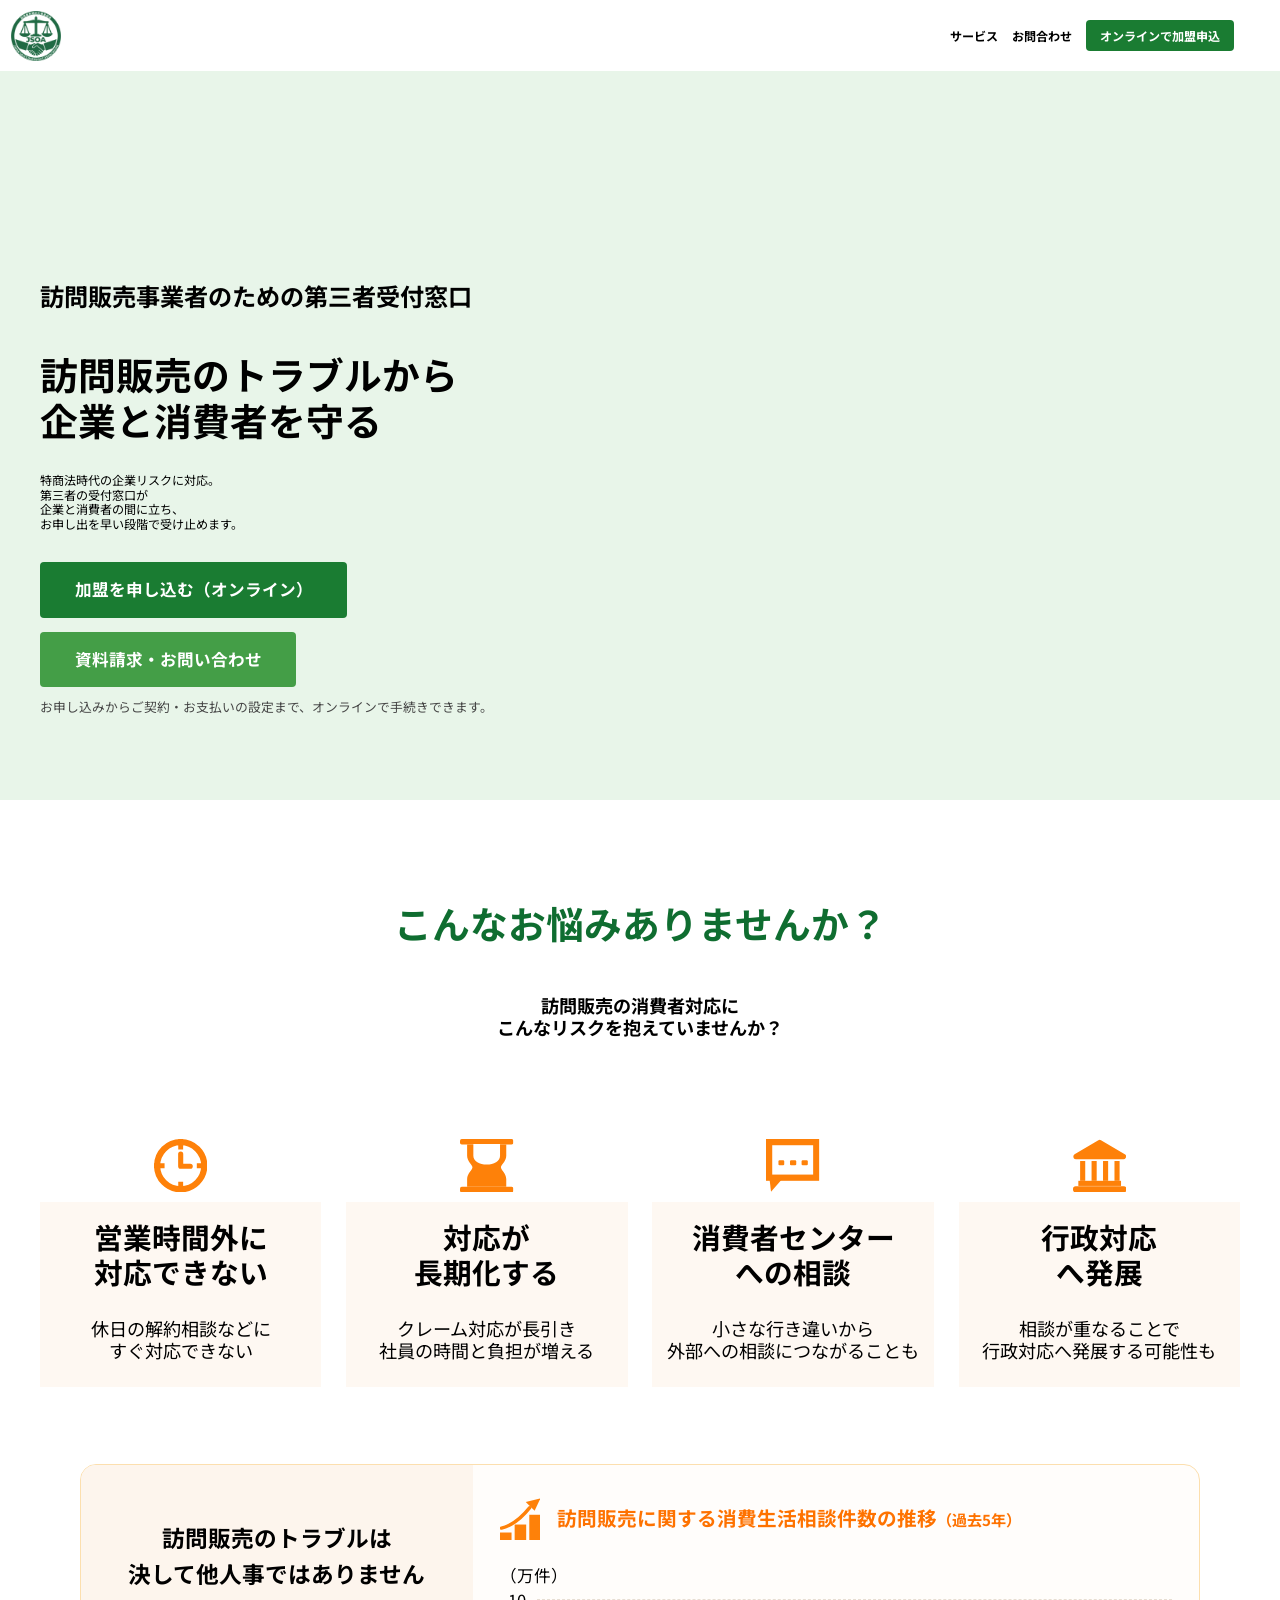
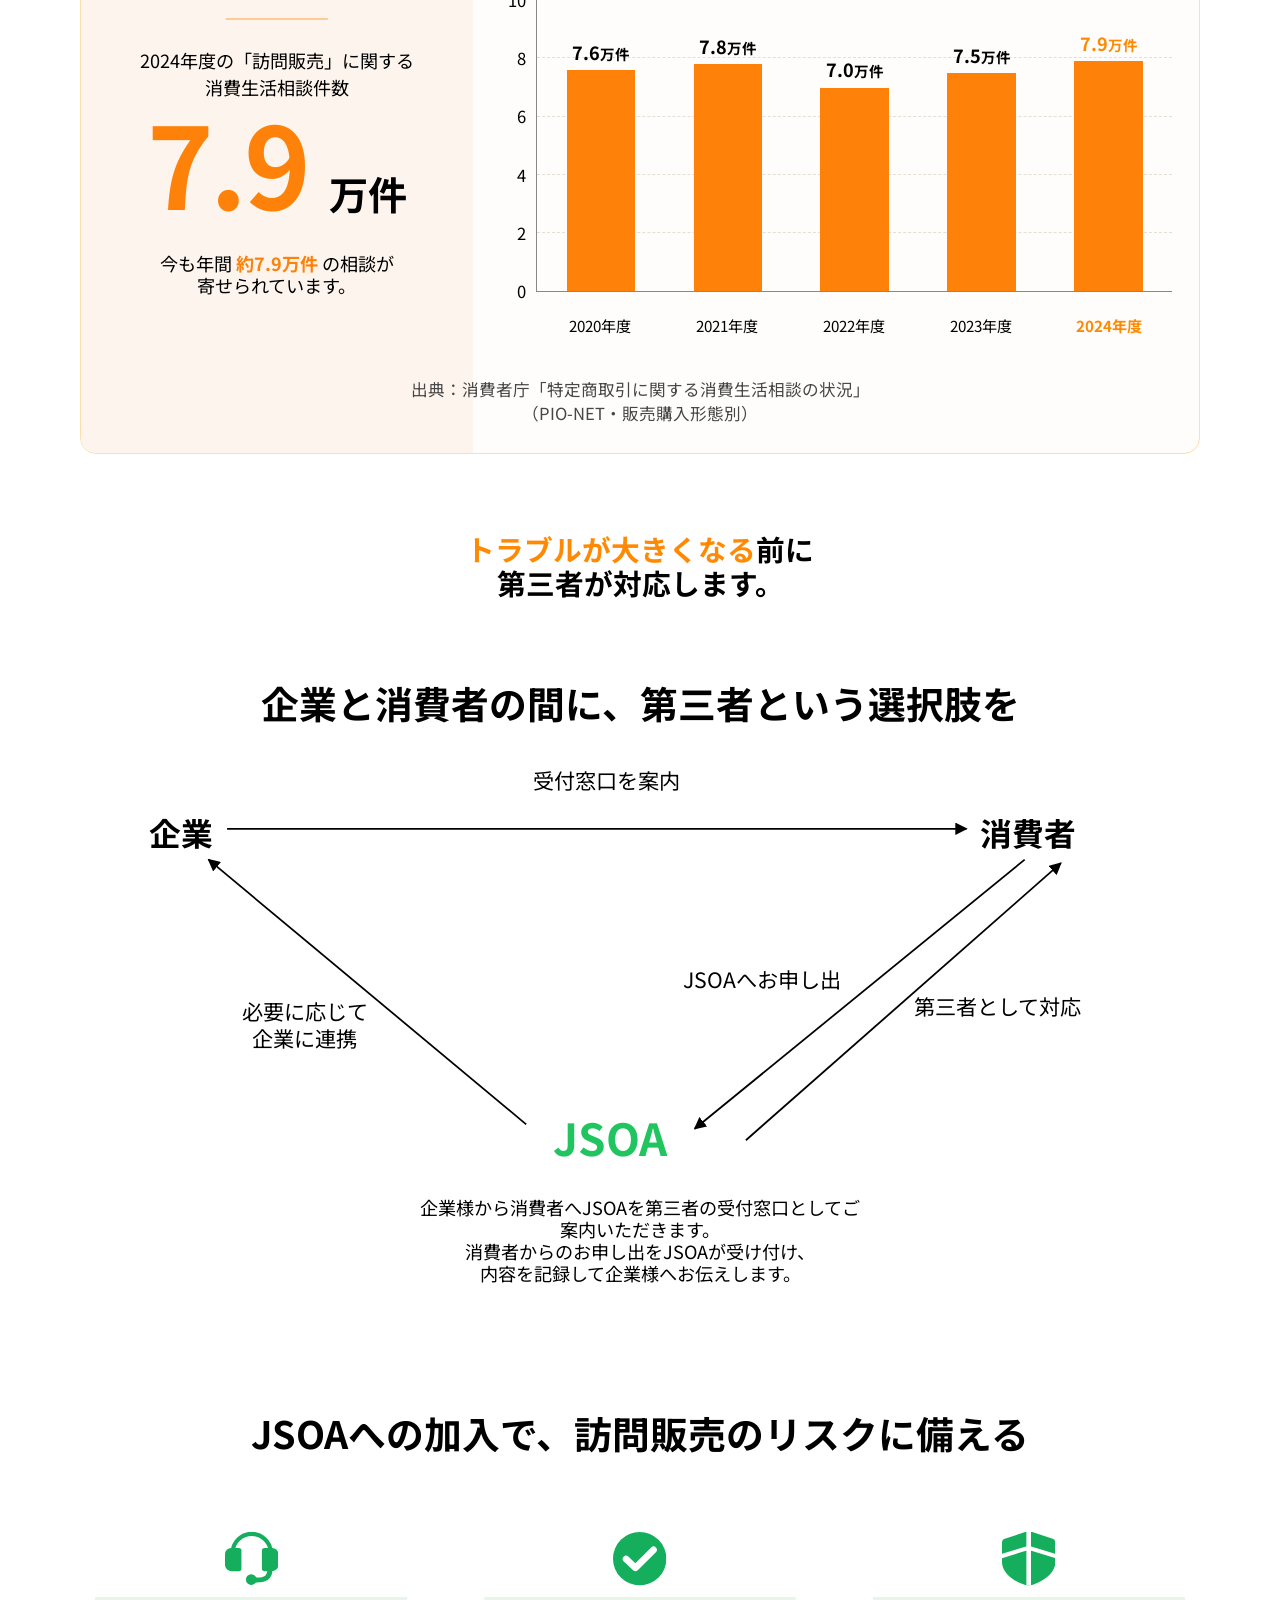
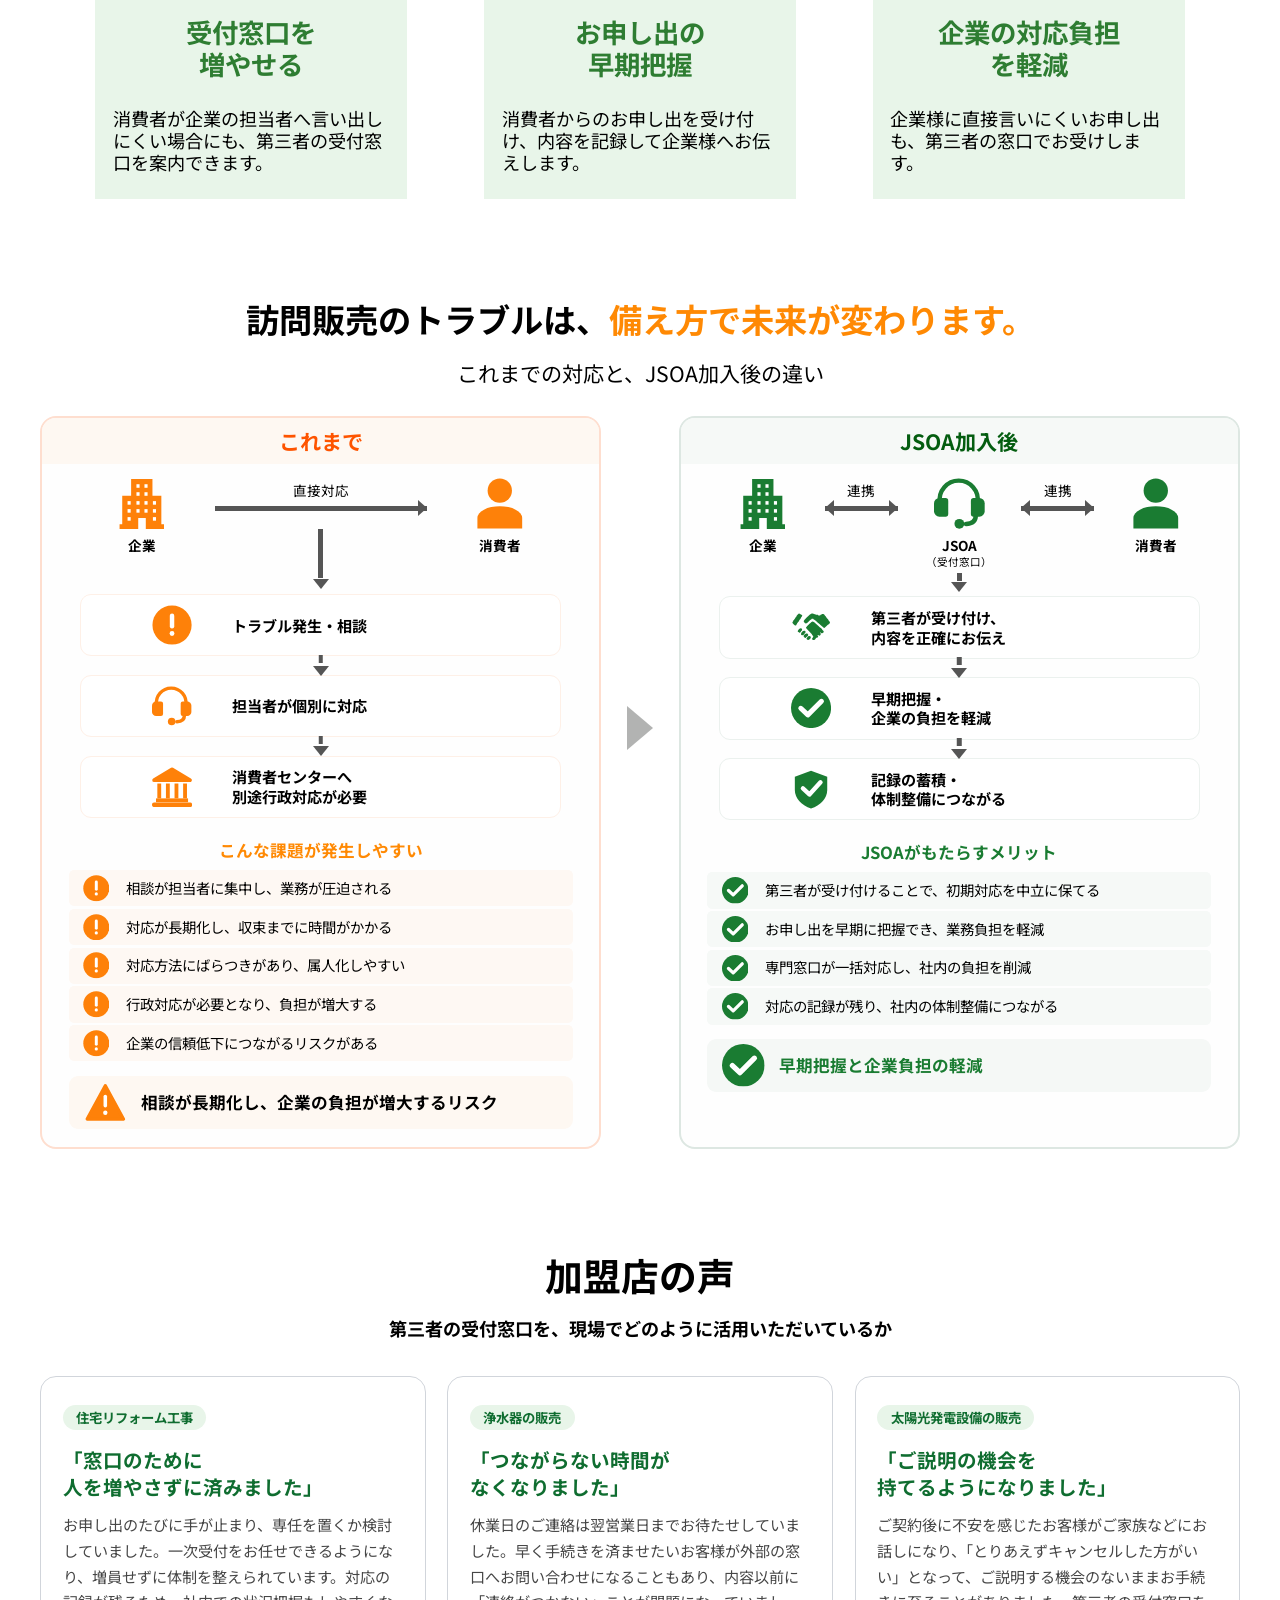
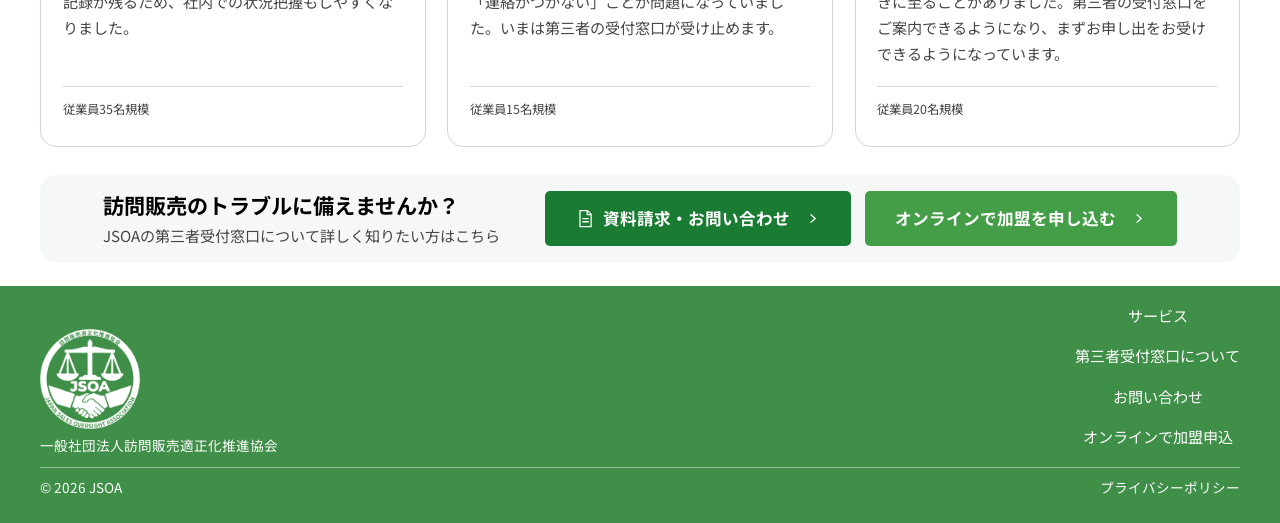
<file: index.html>
<!DOCTYPE html>
<html lang="ja">
<head>
<meta charset="UTF-8">
<meta name="viewport" content="width=device-width, initial-scale=1">
<title>一般社団法人訪問販売適正化推進協会（JSOA）｜訪問販売事業者のための第三者受付窓口</title>
<meta name="description" content="JSOAは訪問販売事業者のための第三者受付窓口です。企業と消費者の間に立ち、お申し出を早い段階で受け止め、内容を記録して企業様へお伝えしまートします。">
<meta property="og:type" content="website">
<meta property="og:title" content="一般社団法人訪問販売適正化推進協会（JSOA）">
<meta property="og:description" content="訪問販売のトラブルから企業と消費者を守る。第三者の受付窓口がお申し出を早期に受け止めます。">
<meta property="og:image" content="assets/images/hero-main.jpg">
<link rel="icon" href="assets/images/LOGO.png">
<link rel="preconnect" href="https://fonts.googleapis.com">
<link rel="preconnect" href="https://fonts.gstatic.com" crossorigin>
<link href="https://fonts.googleapis.com/css2?family=Noto+Sans+JP:wght@400;500;700;900&display=swap" rel="stylesheet">
<link rel="stylesheet" href="assets/css/style.css">
<script>
  /* ============================================================
     CTA（資料請求・お問い合わせ）の遷移先
     ページ内すべての CTA ボタンとナビの「お問い合わせ」が一括で切り替わります。
     いまは同梱の個別説明会予約ページに向けています。
     外部URL（Jicooの予約ページ直リンク等）に変えたい場合もこの1行だけ。
     例: window.JSOA_CTA_URL = 'https://www.jicoo.com/t/xxxx/e/yyyy';
     ============================================================ */
  window.JSOA_CTA_URL = 'reserve/index.html';
</script>
</head>
<body>

<!-- ============ SVG アイコンスプライト ============ -->
<svg class="sprite" aria-hidden="true" focusable="false" xmlns="http://www.w3.org/2000/svg">
  <symbol id="i-clock" viewBox="0 0 48 48">
    <circle cx="24" cy="24" r="21.2" fill="none" stroke="currentColor" stroke-width="5.6"/>
    <path d="M24 0v9.5M24 38.5V48M0 24h9.5M38.5 24H48" stroke="currentColor" stroke-width="4.4"/>
    <path d="M24 13.5v11h8.6" fill="none" stroke="currentColor" stroke-width="4.6" stroke-linecap="round" stroke-linejoin="round"/>
  </symbol>
  <symbol id="i-hourglass" viewBox="0 0 48 48">
    <rect x="0" y="0" width="48" height="5" rx="1.6" fill="currentColor"/>
    <rect x="0" y="43" width="48" height="5" rx="1.6" fill="currentColor"/>
    <path d="M6.4 5V15C6.4 20 11.2 23 11.2 25.5 11.2 28 6.4 31 6.4 36V43H41.6V36C41.6 31 36.8 28 36.8 25.5 36.8 23 41.6 20 41.6 15V5Z" fill="currentColor"/>
    <path d="M12 4.6V15C12 20 17.6 23 24 23 30.4 23 36 20 36 15V4.6Z" fill="#fff"/>
  </symbol>
  <symbol id="i-chat" viewBox="0 0 48 48">
    <rect x="2.8" y="2.8" width="42.4" height="32" fill="none" stroke="currentColor" stroke-width="5.6"/>
    <path d="M2.8 32.5H17.5L4.5 47.5Z" fill="currentColor"/>
    <rect x="11.2" y="19.2" width="5.2" height="4.4" rx="1" fill="currentColor"/>
    <rect x="21.6" y="19.2" width="5.6" height="4.4" rx="1" fill="currentColor"/>
    <rect x="32" y="19.2" width="5.6" height="4.4" rx="1" fill="currentColor"/>
  </symbol>
  <symbol id="i-gov" viewBox="0 0 48 48">
    <path d="M24 3 45.4 15.8H2.6Z" fill="currentColor" stroke="currentColor" stroke-width="4.6" stroke-linejoin="round"/>
    <rect x="6.4" y="19.8" width="4.6" height="17.8" fill="currentColor"/>
    <rect x="16.7" y="19.8" width="4.6" height="17.8" fill="currentColor"/>
    <rect x="27" y="19.8" width="4.6" height="17.8" fill="currentColor"/>
    <rect x="37.3" y="19.8" width="4.6" height="17.8" fill="currentColor"/>
    <rect x="4.8" y="37.6" width="38.4" height="4.6" fill="currentColor"/>
    <rect x="0" y="42.4" width="48" height="5.6" rx="2.5" fill="currentColor"/>
  </symbol>
  <symbol id="i-chartup" viewBox="0 0 46 49">
    <rect x="0" y="40" width="13" height="9" fill="currentColor"/>
    <rect x="16.5" y="31" width="13" height="18" fill="currentColor"/>
    <rect x="33" y="20" width="13" height="29" fill="currentColor"/>
    <path d="M1.7 35C12.5 32.5 23.5 24.5 33.5 12" fill="none" stroke="currentColor" stroke-width="3.8" stroke-linecap="round"/>
    <path d="M45.5 1.5 39 15.5 29 5.5z" fill="currentColor"/>
  </symbol>
  <symbol id="i-headset" viewBox="0 0 60 60">
    <path d="M8.6 22A21.5 21.5 0 0 1 30 2.1A21.5 21.5 0 0 1 51.4 22" fill="none"
      stroke="currentColor" stroke-width="4.7"/>
    <path d="M7 18h8.5a3 3 0 0 1 3 3v20a3 3 0 0 1-3 3H7a7 7 0 0 1-7-7V25a7 7 0 0 1 7-7z" fill="currentColor"/>
    <path d="M53 18h-8.5a3 3 0 0 0-3 3v20a3 3 0 0 0 3 3H53a7 7 0 0 0 7-7V25a7 7 0 0 0-7-7z" fill="currentColor"/>
    <path d="M50.5 42.5C50.5 50 46.5 54.5 34 54" fill="none" stroke="currentColor"
      stroke-width="5.6" stroke-linecap="round"/>
    <circle cx="29.5" cy="53.5" r="6" fill="currentColor"/>
  </symbol>
  <symbol id="i-headset-sm" viewBox="0 0 58 57">
    <path d="M6.6 27A21.4 21.4 0 0 1 27.8 2.5A21.4 21.4 0 0 1 49 27" fill="none"
      stroke="currentColor" stroke-width="4.8"/>
    <path d="M6 22h7a3 3 0 0 1 3 3v15a3 3 0 0 1-3 3H6a6 6 0 0 1-6-6V28a6 6 0 0 1 6-6z" fill="currentColor"/>
    <path d="M51 22h-6.5a3 3 0 0 0-3 3v15a3 3 0 0 0 3 3H51a6 6 0 0 0 6-6V28a6 6 0 0 0-6-6z" fill="currentColor"/>
    <path d="M47 41.5C47 46.5 44.5 51 36 51.3" fill="none" stroke="currentColor"
      stroke-width="5" stroke-linecap="round"/>
    <circle cx="28.5" cy="51" r="5.5" fill="currentColor"/>
  </symbol>
  <symbol id="i-check" viewBox="0 0 45 45">
    <circle cx="22.5" cy="22.5" r="22.5" fill="currentColor"/>
    <path d="M11 22.8 18.9 30.2 34.2 15" fill="none" stroke="#fff" stroke-width="5.6" stroke-linecap="round" stroke-linejoin="round"/>
  </symbol>
  <symbol id="i-shield" viewBox="0 0 60 60">
    <path d="M30-1.33 3.1 7.7Q0 8.67 0 12V34C0 45.5 12.8 56.4 30 60.6 47.2 56.4 60 45.5 60 34V12Q60 8.67 56.9 7.7Z" fill="currentColor"/>
    <path class="ico-gap" d="M30-2v63" stroke-width="5.2"/>
    <path class="ico-gap" d="M-2 27.6 30 17.8 62 27.6" stroke-width="4.6"/>
  </symbol>
  <symbol id="i-handshake" viewBox="0 0 56 40">
    <path d="M26.6 36.9C28.5 34.7 28.0 32.5 25.5 32.5C24.3 32.5 23.6 33.1 22.3 35.1C21.6 36.2 21.5 36.6 22.1 37.2C23.1 38.3 25.5 38.2 26.6 36.9ZM34.1 36.6C34.6 35.7 35.4 35.0 36.4 34.8C37.6 34.6 38.0 34.2 38.0 33.5C38.0 33.0 37.8 32.5 37.5 32.5C37.2 32.5 37.0 32.3 37.0 32.0C37.0 31.3 39.5 31.4 39.5 32.1C39.6 32.6 39.6 32.6 39.8 32.1C40.0 31.8 40.4 31.5 40.8 31.5C41.7 31.5 41.8 28.2 40.9 27.9C40.5 27.7 40.4 27.5 40.6 27.2C40.8 27.0 41.4 27.3 41.9 27.9C42.7 28.8 43.0 28.9 44.2 28.4C46.1 27.5 46.4 26.0 44.8 24.7C44.1 24.1 43.5 23.4 43.5 23.3C43.5 22.8 41.1 20.5 40.6 20.5C40.4 20.5 38.9 19.2 37.2 17.6C30.9 11.8 30.4 11.5 28.6 13.1C24.8 16.5 21.0 20.4 21.0 20.9C21.0 21.3 22.9 23.5 25.2 25.9C27.6 28.2 29.5 30.4 29.5 30.7C29.5 30.9 30.0 31.6 30.6 32.1C31.4 32.8 31.5 33.2 31.1 33.4C30.8 33.5 30.5 34.0 30.5 34.5C30.5 35.1 30.3 35.5 30.0 35.5C29.7 35.5 29.5 36.1 29.5 36.8C29.5 37.9 29.7 38.0 31.4 38.0C32.9 38.0 33.4 37.7 34.1 36.6ZM20.7 34.9C21.1 34.5 21.9 33.8 22.7 33.3C25.0 31.5 24.3 29.0 21.5 29.0C20.5 29.0 17.5 31.6 17.5 32.5C17.5 33.0 19.4 35.4 19.9 35.5C20.0 35.5 20.4 35.2 20.7 34.9ZM18.3 30.3C18.9 29.6 19.5 28.8 19.5 28.5C19.5 28.2 19.7 28.0 20.0 28.0C20.7 28.0 20.6 26.5 19.8 25.7C18.7 24.6 17.1 24.9 15.5 26.5C13.9 28.1 13.5 30.7 14.6 31.2C16.0 31.7 17.1 31.4 18.3 30.3ZM13.3 27.3C13.7 26.9 14.0 26.3 14.0 26.0C14.0 25.7 14.2 25.5 14.4 25.5C15.3 25.5 15.9 23.2 15.3 22.4C14.3 21.1 12.6 21.3 11.0 23.0C9.4 24.5 8.9 27.0 10.2 27.0C10.7 27.0 11.0 27.2 11.0 27.5C11.0 28.2 12.5 28.1 13.3 27.3ZM48.2 19.9C50.3 17.8 52.4 16.0 52.8 16.0C53.4 16.0 54.5 14.5 54.5 13.6C54.5 13.1 54.0 12.4 53.5 12.0C53.0 11.6 52.5 11.0 52.5 10.6C52.5 10.3 52.0 9.4 51.4 8.8C49.6 6.8 49.0 6.1 49.0 5.6C49.0 5.4 48.5 4.9 48.0 4.5C47.5 4.1 47.0 3.5 47.0 3.2C47.0 2.3 44.7 1.4 43.6 1.7C43.0 1.9 42.5 2.3 42.5 2.5C42.5 2.8 42.2 3.0 41.8 3.0C41.3 3.0 41.0 3.2 41.0 3.5C41.0 3.8 40.3 4.0 39.5 4.0C38.7 4.0 38.0 3.8 38.0 3.5C38.0 3.2 37.3 3.0 36.4 3.0C35.4 3.0 34.5 2.8 34.2 2.6C34.0 2.3 32.7 1.9 31.3 1.5C29.5 1.0 28.8 1.0 28.4 1.4C28.1 1.7 27.5 2.0 27.1 2.0C26.2 2.0 18.2 10.1 17.8 11.5C17.4 12.7 19.5 15.0 21.0 15.0C21.7 15.0 23.2 13.9 24.8 12.2C26.2 10.7 27.7 9.5 28.0 9.5C28.3 9.5 28.5 9.3 28.5 9.0C28.5 8.7 29.2 8.5 30.0 8.5C30.8 8.5 31.5 8.7 31.5 9.0C31.5 9.3 31.7 9.5 32.0 9.5C32.5 9.5 34.3 10.9 36.8 13.4C37.7 14.3 38.6 15.0 38.8 15.0C38.9 15.0 39.6 15.5 40.2 16.1C40.9 16.7 42.3 17.9 43.3 18.8C44.3 19.6 45.4 20.5 45.7 20.9C46.4 21.7 46.3 21.7 48.2 19.9ZM7.4 17.0C7.5 16.4 7.8 16.0 8.1 16.0C8.3 16.0 8.5 15.7 8.5 15.2C8.5 14.8 8.7 14.5 9.0 14.5C9.3 14.5 9.5 14.2 9.5 13.8C9.5 13.3 9.7 13.0 9.9 13.0C10.2 13.0 10.8 12.2 11.3 11.2C11.8 10.3 12.4 9.5 12.6 9.5C12.8 9.5 13.0 9.2 13.0 8.8C13.0 8.3 13.2 8.0 13.5 8.0C13.8 8.0 14.0 7.6 14.0 7.2C14.0 6.7 14.5 6.0 15.0 5.5C16.1 4.6 15.9 3.0 14.7 3.0C14.3 3.0 14.0 2.8 14.0 2.5C14.0 2.2 13.6 2.0 13.0 2.0C12.4 2.0 12.0 1.8 12.0 1.5C12.0 0.5 10.7 1.1 9.1 2.8C8.2 3.7 7.5 4.9 7.5 5.3C7.5 5.7 7.3 6.0 7.1 6.0C6.9 6.0 6.3 6.7 5.8 7.6C5.2 8.5 4.4 9.6 3.9 10.1C3.4 10.5 3.0 11.2 3.0 11.7C3.0 12.1 2.8 12.5 2.5 12.5C1.4 12.5 2.1 14.6 3.6 16.2C5.5 18.2 7.0 18.5 7.4 17.0Z" fill="currentColor" fill-rule="evenodd"/>
  </symbol>
  <symbol id="i-building" viewBox="0 0 52 58">
    <path d="M14 1h24v19h10v32h3v6H1v-6h3V20h10z" fill="currentColor"/>
    <g fill="#fff">
      <rect x="20" y="7" width="3.5" height="4"/><rect x="29" y="7" width="3.5" height="4"/>
      <rect x="20" y="16" width="3.5" height="4"/><rect x="29" y="16" width="3.5" height="4"/>
      <rect x="10" y="26" width="3.5" height="4"/><rect x="20" y="26" width="3.5" height="4"/>
      <rect x="29" y="26" width="3.5" height="4"/><rect x="38.5" y="26" width="3.5" height="4"/>
      <rect x="10" y="35" width="3.5" height="4"/><rect x="20" y="35" width="3.5" height="4"/>
      <rect x="29" y="35" width="3.5" height="4"/><rect x="38.5" y="35" width="3.5" height="4"/>
      <rect x="10" y="44" width="3.5" height="4"/><rect x="38.5" y="44" width="3.5" height="4"/>
      <rect x="22" y="45" width="8.5" height="13"/>
    </g>
  </symbol>
  <symbol id="i-person" viewBox="0 0 48 53">
    <circle cx="24" cy="13" r="12.5" fill="currentColor"/>
    <path d="M1 52V41a23 12 0 0 1 46 0v11z" fill="currentColor"/>
  </symbol>
  <symbol id="i-alert" viewBox="0 0 45 44">
    <circle cx="22.5" cy="22" r="22" fill="currentColor"/>
    <rect x="20" y="9" width="5" height="17" rx="2.5" fill="#fff"/>
    <circle cx="22.5" cy="31.5" r="2.7" fill="#fff"/>
  </symbol>
  <symbol id="i-warning" viewBox="0 0 53 49">
    <path d="M26.5 4 49 45.4H4z" fill="currentColor" stroke="currentColor" stroke-width="4.2" stroke-linejoin="round"/>
    <rect x="24.3" y="15" width="4.4" height="16" rx="2.2" fill="#fff"/>
    <circle cx="26.5" cy="37.5" r="2.7" fill="#fff"/>
  </symbol>
  <symbol id="i-doc" viewBox="0 0 48 48">
    <path d="M10 4h19l9 9v31H10z" fill="none" stroke="currentColor" stroke-width="3.2" stroke-linejoin="round"/>
    <path d="M28 4v10h10" fill="none" stroke="currentColor" stroke-width="3.2" stroke-linejoin="round"/>
    <path d="M17 24h14M17 32h14" stroke="currentColor" stroke-width="3.2" stroke-linecap="round"/>
  </symbol>
  <symbol id="i-shield-check" viewBox="0 0 39 47">
    <path d="M19.5 2 38.5 9v15.5c0 10-8 18.1-19 21.9C8.5 42.6.5 34.5.5 24.5V9z" fill="currentColor"/>
    <path d="M10 22.8 17.6 29.8 30.6 15.6" fill="none" stroke="#fff" stroke-width="5.2" stroke-linecap="round" stroke-linejoin="round"/>
  </symbol>
  <symbol id="i-arrow" viewBox="0 0 48 48">
    <path d="M8 24h30m-9-10 10 10-10 10" fill="none" stroke="currentColor" stroke-width="3.4" stroke-linecap="round" stroke-linejoin="round"/>
  </symbol>
  <symbol id="i-chevron" viewBox="0 0 48 48">
    <path d="M19 12l14 12-14 12" fill="none" stroke="currentColor" stroke-width="4" stroke-linecap="round" stroke-linejoin="round"/>
  </symbol>
</svg>

<!-- ============ ヘッダー ============ -->
<header class="header">
  <div class="header__inner">
    <a class="header__logo" href="#top">
      <img src="assets/images/LOGO.png" width="126" height="126" alt="一般社団法人訪問販売適正化推進協会">
    </a>
    <nav class="nav" aria-label="メインナビゲーション">
      <ul class="nav__list">
        <li><a href="#service">サービス</a></li>
        <li><a href="#" data-cta>お問合わせ</a></li>
        <li><a class="btn btn--primary nav__apply" href="https://app.jsoa.net/apply">オンラインで加盟申込</a></li>
      </ul>
    </nav>
  </div>
</header>

<main id="top">

  <!-- ============ ヒーロー ============ -->
  <section class="hero">
    <div class="hero__panel">
      <div class="hero__body">
        <p class="hero__eyebrow">訪問販売事業者のための第三者受付窓口</p>
        <h1 class="hero__title">訪問販売のトラブルから<br>企業と消費者を守る</h1>
        <p class="hero__lead">特商法時代の企業リスクに対応。<br>第三者の受付窓口が<br>企業と消費者の間に立ち、<br>お申し出を早い段階で受け止めます。</p>
        <div class="hero__ctas">
          <a class="btn btn--primary hero__cta hero__cta--apply" href="https://app.jsoa.net/apply">加盟を申し込む（オンライン）</a>
          <a class="btn btn--primary hero__cta" href="#" data-cta>資料請求・お問い合わせ</a>
        </div>
        <p class="hero__note">お申し込みからご契約・お支払いの設定まで、オンラインで手続きできます。</p>
      </div>
    </div>
    <div class="hero__media">
      <picture>
        <source media="(max-width: 767px)" srcset="assets/images/hero-main-sp.webp" type="image/webp">
        <source srcset="assets/images/hero-main.webp" type="image/webp">
        <img src="assets/images/hero-main.jpg" width="1440" height="1640" alt="お申し出を受け付けるスタッフ" fetchpriority="high" decoding="async">
      </picture>
    </div>
  </section>

  <!-- ============ こんなお悩みありませんか？ ============ -->
  <section class="section problems">
    <div class="container">
      <h2 class="h2 h2--green">こんなお悩みありませんか？</h2>
      <p class="section__lead">訪問販売の消費者対応に<br>こんなリスクを抱えていませんか？</p>

      <ul class="pcards">
        <li class="pcard">
          <span class="pcard__icon"><svg><use href="#i-clock"/></svg></span>
          <div class="pcard__box"><h3 class="pcard__title">営業時間外に<br>対応できない</h3>
            <p class="pcard__note">休日の解約相談などに<br>すぐ対応できない</p></div>
        </li>
        <li class="pcard">
          <span class="pcard__icon"><svg><use href="#i-hourglass"/></svg></span>
          <div class="pcard__box"><h3 class="pcard__title">対応が<br>長期化する</h3>
            <p class="pcard__note">クレーム対応が長引き<br>社員の時間と負担が増える</p></div>
        </li>
        <li class="pcard">
          <span class="pcard__icon"><svg><use href="#i-chat"/></svg></span>
          <div class="pcard__box"><h3 class="pcard__title">消費者センター<br>への相談</h3>
            <p class="pcard__note">小さな行き違いから<br>外部への相談につながることも</p></div>
        </li>
        <li class="pcard">
          <span class="pcard__icon"><svg><use href="#i-gov"/></svg></span>
          <div class="pcard__box"><h3 class="pcard__title">行政対応<br>へ発展</h3>
            <p class="pcard__note">相談が重なることで<br>行政対応へ発展する可能性も</p></div>
        </li>
      </ul>

      <!-- ---- 相談件数データ ---- -->
      <div class="stat">
        <div class="stat__lead">
          <span class="stat__icon sp-only"><svg><use href="#i-chartup"/></svg></span>
          <h3 class="stat__headline">訪問販売のトラブルは<br>決して他人事ではありません</h3>
          <p class="stat__label">2024年度の「訪問販売」に関する<br>消費生活相談件数</p>
          <p class="stat__figure"><span class="stat__num">7.9</span><span class="stat__unit">万件</span></p>
          <p class="stat__note">今も年間 <b>約7.9万件</b> の相談が<br>寄せられています。</p>
        </div>

        <div class="stat__chart">
          <h4 class="chart__heading">
            <span class="chart__headingIcon"><svg><use href="#i-chartup"/></svg></span>
            <span class="chart__headingText">訪問販売に関する<br class="sp-only">消費生活相談件数の推移<span class="chart__badge">（過去5年）</span></span>
          </h4>

          <figure class="chart">
            <span class="chart__unitLabel">（万件）</span>
            <div class="chart__body">
              <div class="chart__yaxis" aria-hidden="true">
                <span style="--p:100">10</span><span style="--p:80">8</span><span style="--p:60">6</span><span style="--p:40">4</span><span style="--p:20">2</span><span style="--p:0">0</span>
              </div>
              <div class="chart__plot">
                <div class="chart__grid" aria-hidden="true"><i style="--p:100"></i><i style="--p:80"></i><i style="--p:60"></i><i style="--p:40"></i><i style="--p:20"></i></div>
                <ul class="chart__series">
                  <li style="--v:7.6"><b class="chart__val">7.6<small>万件</small></b><span class="chart__bar"></span></li>
                  <li style="--v:7.8"><b class="chart__val">7.8<small>万件</small></b><span class="chart__bar"></span></li>
                  <li style="--v:7.0"><b class="chart__val">7.0<small>万件</small></b><span class="chart__bar"></span></li>
                  <li style="--v:7.5"><b class="chart__val">7.5<small>万件</small></b><span class="chart__bar"></span></li>
                  <li class="is-current" style="--v:7.9"><b class="chart__val">7.9<small>万件</small></b><span class="chart__bar"></span></li>
                </ul>
              </div>
              <ul class="chart__xaxis">
                <li>2020年度</li><li>2021年度</li><li>2022年度</li><li>2023年度</li><li class="is-current">2024年度</li>
              </ul>
            </div>
          </figure>

          <div class="stat__warn sp-only">
            <span class="stat__warnIcon"><svg><use href="#i-alert"/></svg></span>
            <p>件数は高止まりしており、<br>相談が重なることで<b>行政対応</b>に<br>発展するリスクが高まっています。</p>
          </div>

        </div>

        <p class="stat__source">出典：消費者庁<br class="sp-only">「特定商取引に関する消費生活相談の状況」<br>（PIO-NET・販売購入形態別）</p>
      </div>

      <p class="bridge"><span class="u-orange">トラブルが大きくなる</span>前に<br>第三者が対応します。</p>
    </div>
  </section>

  <!-- ============ 第三者という選択肢 ============ -->
  <section class="section flowsec" id="about">
    <div class="container">
      <h2 class="h2">企業と消費者の間に、<br class="sp-only">第三者という選択肢を</h2>

      <!-- PC: 三角図 -->
      <!-- viewBox はコンテナ幅 1360 と 1:1。座標は Figma 実測（コンテナ相対）。 -->
      <svg class="triangle pc-only" viewBox="0 0 1360 480" role="img" aria-labelledby="triTitle">
        <title id="triTitle">企業から消費者へJSOAを案内し、消費者はJSOAへお申し出、JSOAは内容を記録して企業へお伝えする関係図</title>
        <defs>
          <marker id="ah" viewBox="0 0 10 10" refX="9" refY="5" markerWidth="7" markerHeight="7" orient="auto-start-reverse">
            <path d="M0 0 10 5 0 10z" fill="#000"/>
          </marker>
        </defs>

        <text class="tri-node" x="123" y="107">企業</text>
        <text class="tri-node" x="1174" y="107" text-anchor="end">消費者</text>
        <text class="tri-node tri-node--jsoa" x="646" y="458" text-anchor="middle">JSOA</text>

        <!-- 企業 → 消費者 -->
        <text class="tri-label" x="642" y="42" text-anchor="middle">受付窓口を案内</text>
        <line x1="212" y1="87" x2="1050" y2="87" stroke="#000" stroke-width="2" marker-end="url(#ah)"/>

        <!-- 消費者 → JSOA / JSOA → 消費者 -->
        <line x1="1116" y1="122" x2="742" y2="427" stroke="#000" stroke-width="2" marker-end="url(#ah)"/>
        <text class="tri-label" x="908" y="268" text-anchor="end">JSOAへお申し出</text>
        <line x1="800" y1="440" x2="1157" y2="126" stroke="#000" stroke-width="2" marker-end="url(#ah)"/>
        <text class="tri-label" x="990" y="298">第三者として対応</text>

        <!-- JSOA → 企業 -->
        <line x1="551" y1="422" x2="191" y2="122" stroke="#000" stroke-width="2" marker-end="url(#ah)"/>
        <text class="tri-label" x="300" y="304" text-anchor="middle">必要に応じて</text>
        <text class="tri-label" x="300" y="334" text-anchor="middle">企業に連携</text>
      </svg>

      <!-- SP: 三角図 -->
      <!-- PCと同じ三角形。viewBox 幅 354 は SP のコンテナ幅と同じなので
           表示上 1単位 = 1px になり、文字サイズはそのまま px として読める。

           ラベルは三角形の「外側」に置いている。内側に置くと、三角形を
           PC と同じ横長の形にしたときに置き場所がなく、形を縦長に崩す
           しかなくなるため。外側なら左下・右下の余白がそのまま使える。

           三角形の縦横比は PC（高さ÷幅 ≒ 0.33）に合わせて約0.37。
           以前は 0.66 で、PC と別物の形に見えていた。

           PCとの違いは矢印が3本（PCは4本）で、「第三者として対応」を
           省いている点。SPでは右辺に2本の線とラベルを並べる幅がない。
           省いた1本は図の下の本文で説明している。 -->
      <svg class="trisp sp-only" viewBox="0 0 354 196" role="img" aria-labelledby="triSpTitle">
        <title id="triSpTitle">企業から消費者へJSOAを案内し、消費者はJSOAへお申し出、JSOAは必要に応じて企業と連携する関係図</title>
        <defs>
          <marker id="ahsp" viewBox="0 0 10 10" refX="9" refY="5" markerWidth="5" markerHeight="5" orient="auto-start-reverse">
            <path d="M0 0 10 5 0 10z" fill="#000"/>
          </marker>
        </defs>

        <text class="trisp-node" x="4" y="44">企業</text>
        <text class="trisp-node" x="350" y="44" text-anchor="end">消費者</text>
        <text class="trisp-node trisp-node--jsoa" x="177" y="180" text-anchor="middle">JSOA</text>

        <!-- 企業 → 消費者 -->
        <text class="trisp-label" x="177" y="15" text-anchor="middle">受付窓口を案内</text>
        <line x1="46" y1="37" x2="291" y2="37" stroke="#000" stroke-width="1.8" marker-end="url(#ahsp)"/>

        <!-- 消費者 → JSOA -->
        <line x1="330" y1="58" x2="218" y2="152" stroke="#000" stroke-width="1.8" marker-end="url(#ahsp)"/>
        <text class="trisp-label" x="346" y="140" text-anchor="end">JSOAへお申し出</text>

        <!-- JSOA → 企業 -->
        <line x1="136" y1="152" x2="24" y2="58" stroke="#000" stroke-width="1.8" marker-end="url(#ahsp)"/>
        <text class="trisp-label" x="8" y="131">必要に応じて</text>
        <text class="trisp-label" x="8" y="149">企業に連携</text>
      </svg>

      <p class="flowsec__text">企業様から消費者へJSOAを第三者の受付窓口としてご<br>案内いただきます。<br>消費者からのお申し出をJSOAが受け付け、<br>内容を記録して企業様へお伝えします。</p>
    </div>
  </section>

  <!-- ============ 加入メリット3枚 ============ -->
  <section class="section merits" id="service">
    <div class="container">
      <h2 class="h2">JSOAへの加入で、<br class="sp-only">訪問販売のリスクに備える</h2>
      <ul class="mcards">
        <li class="mcard">
          <span class="mcard__icon"><svg><use href="#i-headset"/></svg></span>
          <div class="mcard__body">
            <h3 class="mcard__title">受付窓口を<br>増やせる</h3>
            <p class="mcard__text">消費者が企業の担当者へ言い出しにくい場合にも、第三者の受付窓口を案内できます。</p>
          </div>
        </li>
        <li class="mcard">
          <span class="mcard__icon"><svg><use href="#i-check"/></svg></span>
          <div class="mcard__body">
            <h3 class="mcard__title">お申し出の<br>早期把握</h3>
            <p class="mcard__text">消費者からのお申し出を受け付け、内容を記録して企業様へお伝えします。</p>
          </div>
        </li>
        <li class="mcard">
          <span class="mcard__icon"><svg><use href="#i-shield"/></svg></span>
          <div class="mcard__body">
            <h3 class="mcard__title">企業の対応負担<br>を軽減</h3>
            <p class="mcard__text">企業様に直接言いにくいお申し出も、第三者の窓口でお受けします。</p>
          </div>
        </li>
      </ul>
    </div>
  </section>

  <!-- ============ ビフォーアフター比較 ============ -->
  <section class="section compare">
    <div class="container">
      <h2 class="h2">訪問販売のトラブルは、<br class="sp-only"><span class="u-orange">備え方で未来が変わります。</span></h2>
      <p class="section__lead section__lead--sm">これまでの対応と、JSOA加入後の違い</p>

      <div class="cmp">
        <!-- これまで -->
        <div class="cmp__col cmp__col--before">
          <p class="cmp__head">これまで</p>
          <div class="cmp__body">
            <div class="cmp__rel">
              <div class="cmp__actor"><span class="cmp__actorIcon"><svg><use href="#i-building"/></svg></span><span class="cmp__actorName">企業</span></div>
              <div class="cmp__link"><span class="cmp__linkLabel">直接対応</span><span class="cmp__line cmp__line--to"></span></div>
              <div class="cmp__actor"><span class="cmp__actorIcon"><svg><use href="#i-person"/></svg></span><span class="cmp__actorName">消費者</span></div>
            </div>
            <span class="cmp__down"></span>

            <ul class="cmp__steps">
              <li><span class="cmp__stepIcon"><svg><use href="#i-alert"/></svg></span>トラブル発生・相談</li>
              <li><span class="cmp__stepIcon"><svg><use href="#i-headset-sm"/></svg></span>担当者が個別に対応</li>
              <li><span class="cmp__stepIcon"><svg><use href="#i-gov"/></svg></span>消費者センターへ<br>別途行政対応が必要</li>
            </ul>

            <p class="cmp__sub">こんな課題が発生しやすい</p>
            <ul class="cmp__list">
              <li><span class="cmp__listIcon"><svg><use href="#i-alert"/></svg></span>相談が担当者に集中し、業務が圧迫される</li>
              <li><span class="cmp__listIcon"><svg><use href="#i-alert"/></svg></span>対応が長期化し、収束までに時間がかかる</li>
              <li><span class="cmp__listIcon"><svg><use href="#i-alert"/></svg></span>対応方法にばらつきがあり、属人化しやすい</li>
              <li><span class="cmp__listIcon"><svg><use href="#i-alert"/></svg></span>行政対応が必要となり、負担が増大する</li>
              <li><span class="cmp__listIcon"><svg><use href="#i-alert"/></svg></span>企業の信頼低下につながるリスクがある</li>
            </ul>
            <p class="cmp__result"><span class="cmp__resultIcon"><svg><use href="#i-warning"/></svg></span>相談が長期化し、企業の負担が増大するリスク</p>
          </div>
        </div>

        <span class="cmp__arrow" aria-hidden="true"></span>

        <!-- JSOA加入後 -->
        <div class="cmp__col cmp__col--after">
          <p class="cmp__head">JSOA加入後</p>
          <div class="cmp__body">
            <div class="cmp__rel cmp__rel--three">
              <div class="cmp__actor"><span class="cmp__actorIcon"><svg><use href="#i-building"/></svg></span><span class="cmp__actorName">企業</span></div>
              <div class="cmp__link"><span class="cmp__linkLabel">連携</span><span class="cmp__line cmp__line--both"></span></div>
              <div class="cmp__actor"><span class="cmp__actorIcon"><svg><use href="#i-headset-sm"/></svg></span><span class="cmp__actorName cmp__actorName--jsoa">JSOA<small>（受付窓口）</small></span></div>
              <div class="cmp__link"><span class="cmp__linkLabel">連携</span><span class="cmp__line cmp__line--both"></span></div>
              <div class="cmp__actor"><span class="cmp__actorIcon"><svg><use href="#i-person"/></svg></span><span class="cmp__actorName">消費者</span></div>
            </div>
            <span class="cmp__down"></span>

            <ul class="cmp__steps">
              <li><span class="cmp__stepIcon"><svg><use href="#i-handshake"/></svg></span>第三者が受け付け、<br>内容を正確にお伝え</li>
              <li><span class="cmp__stepIcon"><svg><use href="#i-check"/></svg></span>早期把握・<br>企業の負担を軽減</li>
              <li><span class="cmp__stepIcon"><svg><use href="#i-shield-check"/></svg></span>記録の蓄積・<br>体制整備につながる</li>
            </ul>

            <p class="cmp__sub">JSOAがもたらすメリット</p>
            <ul class="cmp__list">
              <li><span class="cmp__listIcon"><svg><use href="#i-check"/></svg></span>第三者が受け付けることで、初期対応を中立に保てる</li>
              <li><span class="cmp__listIcon"><svg><use href="#i-check"/></svg></span>お申し出を早期に把握でき、業務負担を軽減</li>
              <li><span class="cmp__listIcon"><svg><use href="#i-check"/></svg></span>専門窓口が一括対応し、社内の負担を削減</li>
              <li><span class="cmp__listIcon"><svg><use href="#i-check"/></svg></span>対応の記録が残り、社内の体制整備につながる</li>
                          </ul>
            <p class="cmp__result"><span class="cmp__resultIcon"><svg><use href="#i-check"/></svg></span>早期把握と企業負担の軽減</p>
          </div>
        </div>
      </div>
    </div>
  </section>


  <!-- ============ 加盟店の声 ============ -->
  <!-- 法務チェック（LP文言 差し替え原稿 第2版）との関係
       ・置き換えの原則にある「相談」は使っていない。外部の窓口や
         ご家族に対する行為も「お問い合わせ」「お話し」に統一した。
       ・3枚目は当初「キャンセルが減りました」だったが、効果の断定
         （契約書第16条第1項＝結果を保証しない）にあたり、また受付窓口を
         解約抑止の手段として訴求する形になり中立の位置づけと衝突するため、
         「ご説明の機会を持てるようになりました」に変更した。
         場面とセリフはクライアントのご指示のまま残している。

       掲載内容はすべてダミーです。デザイン確認のために公開しています。
       実在する加盟店の声に差し替えるか、実例がない場合は見出しを
       「活用イメージ」等に変え、想定例であることを明記してください。
       実在しない事業者の体験談を「加盟店の声」として出し続けることは
       できません（景品表示法上のリスク）。
       営業資料（加盟店ご案内資料）9ページ「活用事例」の構成を参考にしています。 -->
  <section class="section voices">
    <div class="container">
      <h2 class="h2">加盟店の声</h2>
      <p class="section__lead">第三者の受付窓口を、<br class="sp-only">現場でどのように活用いただいているか</p>

      <ul class="vcards">
        <li class="vcard">
          <p class="vcard__badge">住宅リフォーム工事</p>
          <h3 class="vcard__title">「窓口のために<br>人を増やさずに済みました」</h3>
          <p class="vcard__text">お申し出のたびに手が止まり、専任を置くか検討していました。一次受付をお任せできるようになり、増員せずに体制を整えられています。対応の記録が残るため、社内での状況把握もしやすくなりました。</p>
          <p class="vcard__meta">従業員35名規模</p>
        </li>
        <li class="vcard">
          <p class="vcard__badge">浄水器の販売</p>
          <h3 class="vcard__title">「つながらない時間が<br>なくなりました」</h3>
          <p class="vcard__text">休業日のご連絡は翌営業日までお待たせしていました。早く手続きを済ませたいお客様が外部の窓口へお問い合わせになることもあり、内容以前に「連絡がつかない」ことが問題になっていました。いまは第三者の受付窓口が受け止めます。</p>
          <p class="vcard__meta">従業員15名規模</p>
        </li>
        <li class="vcard">
          <p class="vcard__badge">太陽光発電設備の販売</p>
          <h3 class="vcard__title">「ご説明の機会を<br>持てるようになりました」</h3>
          <p class="vcard__text">ご契約後に不安を感じたお客様がご家族などにお話しになり、「とりあえずキャンセルした方がいい」となって、ご説明する機会のないままお手続きに至ることがありました。第三者の受付窓口をご案内できるようになり、まずお申し出をお受けできるようになっています。</p>
          <p class="vcard__meta">従業員20名規模</p>
        </li>
      </ul>

      <div class="ctaband">
        <div class="ctaband__text">
          <p class="ctaband__title">訪問販売のトラブルに備えませんか？</p>
          <p class="ctaband__sub">JSOAの第三者受付窓口について詳しく知りたい方はこちら</p>
        </div>
        <div class="ctaband__btns">
          <a class="btn btn--primary btn--lg" href="#" data-cta>
            <svg class="btn__icon"><use href="#i-doc"/></svg>
            <span>資料請求・お問い合わせ</span>
            <svg class="btn__arrow"><use href="#i-chevron"/></svg>
          </a>
          <a class="btn btn--primary btn--lg btn--apply" href="https://app.jsoa.net/apply">
            <span>オンラインで加盟を申し込む</span>
            <svg class="btn__arrow"><use href="#i-chevron"/></svg>
          </a>
        </div>
      </div>
    </div>
  </section>


</main>

<!-- ============ フッター ============ -->
<footer class="footer">
  <div class="container footer__inner">
    <div class="footer__top">
      <div class="footer__brand">
        <img class="footer__logo" src="assets/images/LOGO-white.png" width="126" height="126" alt="">
        <p class="footer__org">一般社団法人訪問販売適正化推進協会</p>
      </div>
      <nav class="footer__nav" aria-label="フッターナビゲーション">
        <ul>
          <li><a href="#service">サービス</a></li>
          <li><a href="#about">第三者受付窓口について</a></li>
          <li><a href="#" data-cta>お問い合わせ</a></li>
          <li><a href="https://app.jsoa.net/apply">オンラインで加盟申込</a></li>
        </ul>
      </nav>
    </div>
    <div class="footer__bottom">
      <p class="footer__copy">&copy; 2026 JSOA</p>
      <p class="footer__privacy"><a href="privacy/index.html">プライバシーポリシー</a></p>
    </div>
  </div>
</footer>

<!-- ============ SP: 追従CTA ============ -->
<div class="stickycta" id="stickycta" hidden>
  <a class="btn btn--primary btn--block" href="#" data-cta>
    <svg class="btn__icon"><use href="#i-doc"/></svg>
    <span>資料請求・お問い合わせ</span>
  </a>
</div>

<script src="assets/js/main.js"></script>
</body>
</html>
</file>
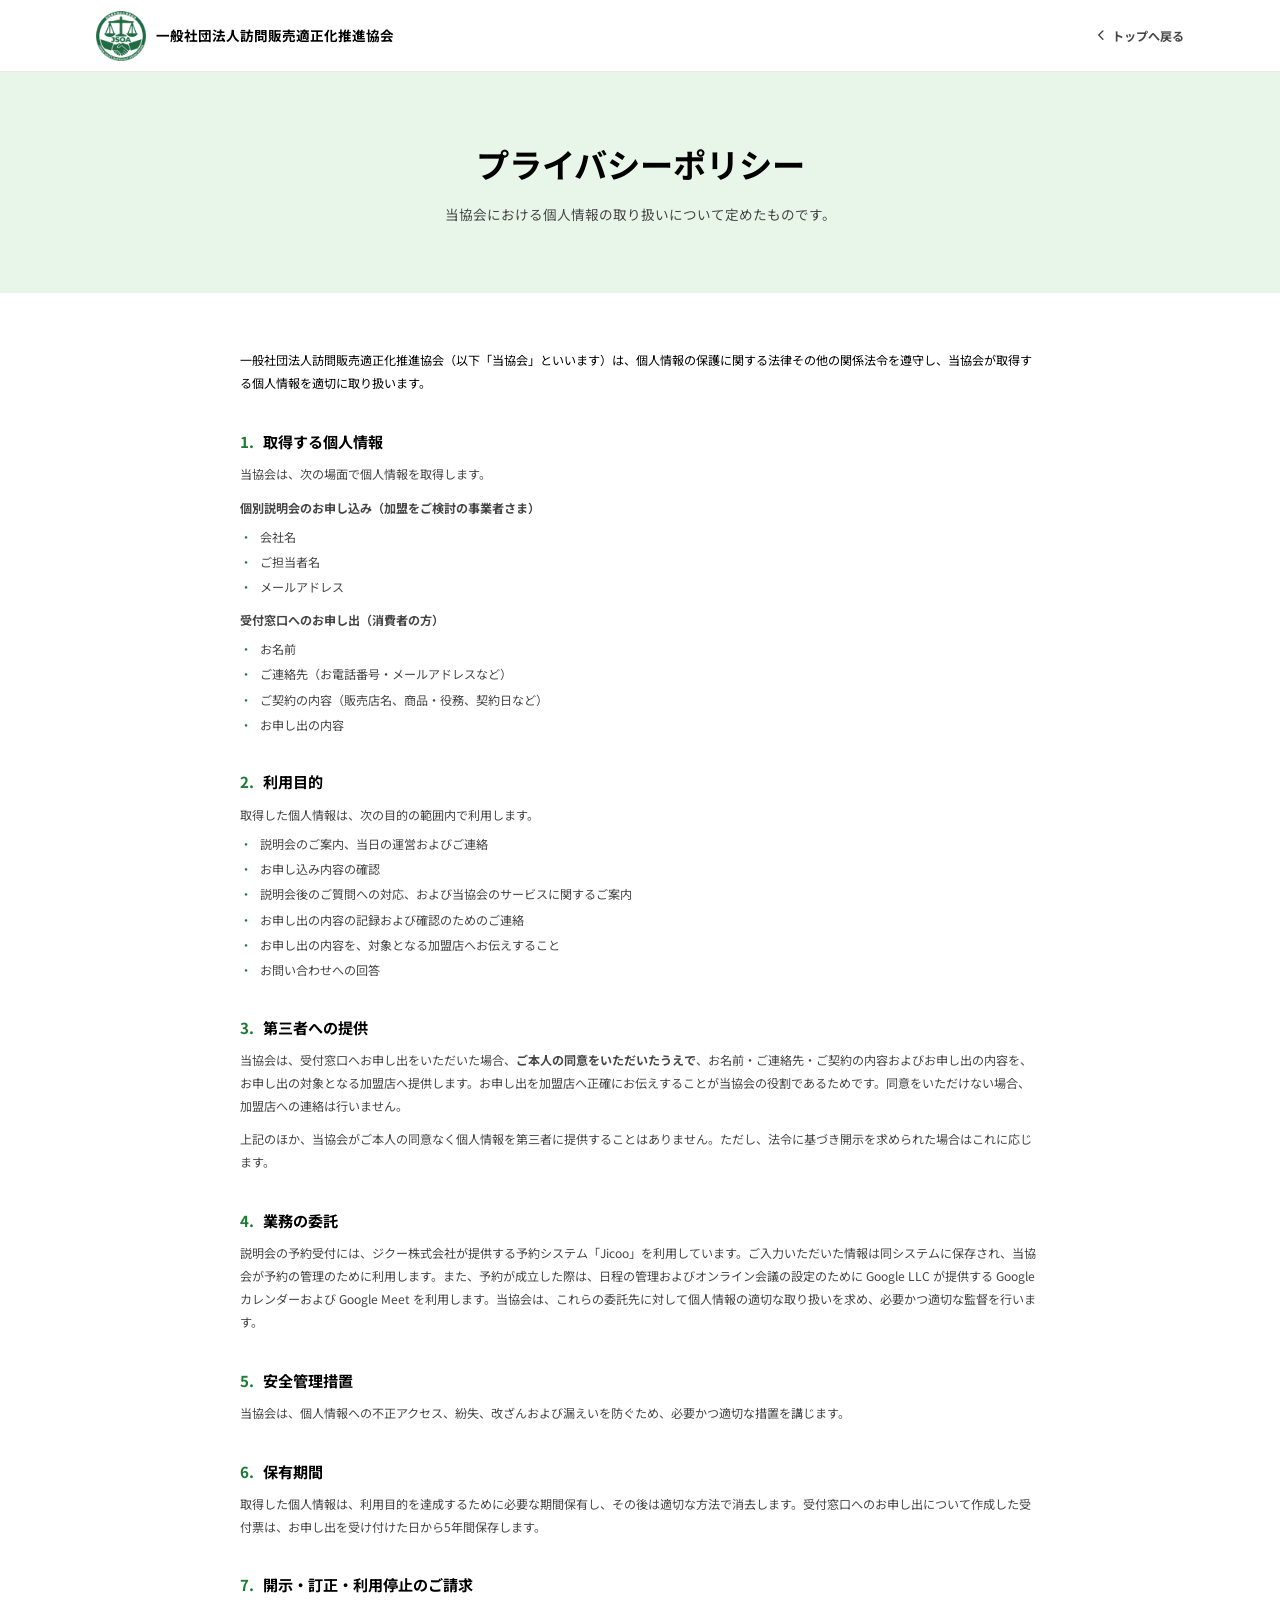
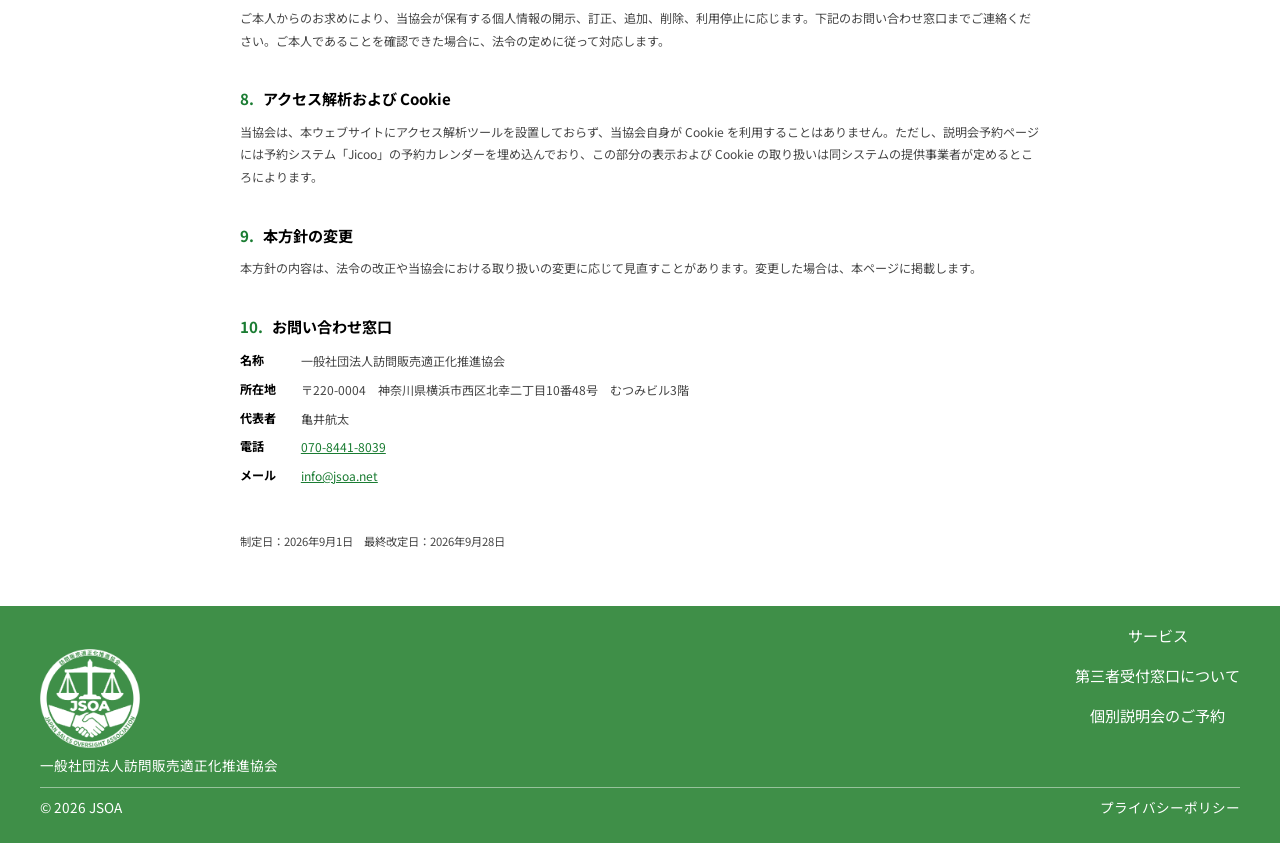
<file: privacy/index.html>
<!DOCTYPE html>
<html lang="ja">
<head>
<meta charset="UTF-8">
<meta name="viewport" content="width=device-width, initial-scale=1">
<title>プライバシーポリシー｜一般社団法人訪問販売適正化推進協会（JSOA）</title>
<meta name="description" content="一般社団法人訪問販売適正化推進協会（JSOA）の個人情報の取り扱いについて。取得する情報、利用目的、第三者提供、開示請求の窓口を記載しています。">
<link rel="icon" href="../assets/images/LOGO.png">
<link rel="preconnect" href="https://fonts.googleapis.com">
<link rel="preconnect" href="https://fonts.gstatic.com" crossorigin>
<link href="https://fonts.googleapis.com/css2?family=Noto+Sans+JP:wght@400;500;700&display=swap" rel="stylesheet">
<link rel="stylesheet" href="../assets/css/style.css">
<link rel="stylesheet" href="../assets/css/reserve.css">
</head>
<body>

<svg class="sprite" aria-hidden="true" focusable="false" xmlns="http://www.w3.org/2000/svg">
  <symbol id="i-chevron" viewBox="0 0 24 24">
    <path d="M15 5 8 12l7 7" fill="none" stroke="currentColor" stroke-width="2.4" stroke-linecap="round" stroke-linejoin="round"/>
  </symbol>
</svg>

<header class="rheader">
  <div class="rheader__inner">
    <a class="rheader__brand" href="../index.html">
      <img src="../assets/images/LOGO.png" width="126" height="126" alt="">
      <span class="rheader__org">一般社団法人<br class="sp-only">訪問販売適正化推進協会</span>
    </a>
    <a class="rheader__back" href="../index.html">
      <svg class="rheader__backIcon"><use href="#i-chevron"/></svg><span>トップへ戻る</span>
    </a>
  </div>
</header>

<main>
  <section class="rhead">
    <div class="rwrap">
      <h1 class="rhead__title">プライバシーポリシー</h1>
      <p class="rhead__lead">当協会における個人情報の取り扱いについて定めたものです。</p>
    </div>
  </section>

  <section class="rsec">
    <div class="rwrap">
      <p class="legal__intro">一般社団法人訪問販売適正化推進協会（以下「当協会」といいます）は、個人情報の保護に関する法律その他の関係法令を遵守し、当協会が取得する個人情報を適切に取り扱います。</p>

      <ol class="legal">
        <li class="legal__item">
          <h2 class="legal__title">取得する個人情報</h2>
          <p>当協会は、次の場面で個人情報を取得します。</p>
          <p class="legal__sub">個別説明会のお申し込み（加盟をご検討の事業者さま）</p>
          <ul class="legal__bullets">
            <li>会社名</li>
            <li>ご担当者名</li>
            <li>メールアドレス</li>
          </ul>
          <p class="legal__sub">受付窓口へのお申し出（消費者の方）</p>
          <ul class="legal__bullets">
            <li>お名前</li>
            <li>ご連絡先（お電話番号・メールアドレスなど）</li>
            <li>ご契約の内容（販売店名、商品・役務、契約日など）</li>
            <li>お申し出の内容</li>
          </ul>
        </li>

        <li class="legal__item">
          <h2 class="legal__title">利用目的</h2>
          <p>取得した個人情報は、次の目的の範囲内で利用します。</p>
          <ul class="legal__bullets">
            <li>説明会のご案内、当日の運営およびご連絡</li>
            <li>お申し込み内容の確認</li>
            <li>説明会後のご質問への対応、および当協会のサービスに関するご案内</li>
            <li>お申し出の内容の記録および確認のためのご連絡</li>
            <li>お申し出の内容を、対象となる加盟店へお伝えすること</li>
            <li>お問い合わせへの回答</li>
          </ul>
        </li>

        <li class="legal__item">
          <h2 class="legal__title">第三者への提供</h2>
          <p>当協会は、受付窓口へお申し出をいただいた場合、<strong>ご本人の同意をいただいたうえで</strong>、お名前・ご連絡先・ご契約の内容およびお申し出の内容を、お申し出の対象となる加盟店へ提供します。お申し出を加盟店へ正確にお伝えすることが当協会の役割であるためです。同意をいただけない場合、加盟店への連絡は行いません。</p>
          <p>上記のほか、当協会がご本人の同意なく個人情報を第三者に提供することはありません。ただし、法令に基づき開示を求められた場合はこれに応じます。</p>
        </li>

        <li class="legal__item">
          <h2 class="legal__title">業務の委託</h2>
          <p>説明会の予約受付には、ジクー株式会社が提供する予約システム「Jicoo」を利用しています。ご入力いただいた情報は同システムに保存され、当協会が予約の管理のために利用します。また、予約が成立した際は、日程の管理およびオンライン会議の設定のために Google LLC が提供する Google カレンダーおよび Google Meet を利用します。当協会は、これらの委託先に対して個人情報の適切な取り扱いを求め、必要かつ適切な監督を行います。</p>
        </li>

        <li class="legal__item">
          <h2 class="legal__title">安全管理措置</h2>
          <p>当協会は、個人情報への不正アクセス、紛失、改ざんおよび漏えいを防ぐため、必要かつ適切な措置を講じます。</p>
        </li>

        <li class="legal__item">
          <h2 class="legal__title">保有期間</h2>
          <p>取得した個人情報は、利用目的を達成するために必要な期間保有し、その後は適切な方法で消去します。受付窓口へのお申し出について作成した受付票は、お申し出を受け付けた日から5年間保存します。</p>
        </li>

        <li class="legal__item">
          <h2 class="legal__title">開示・訂正・利用停止のご請求</h2>
          <p>ご本人からのお求めにより、当協会が保有する個人情報の開示、訂正、追加、削除、利用停止に応じます。下記のお問い合わせ窓口までご連絡ください。ご本人であることを確認できた場合に、法令の定めに従って対応します。</p>
        </li>

        <li class="legal__item">
          <h2 class="legal__title">アクセス解析および Cookie</h2>
          <p>当協会は、本ウェブサイトにアクセス解析ツールを設置しておらず、当協会自身が Cookie を利用することはありません。ただし、説明会予約ページには予約システム「Jicoo」の予約カレンダーを埋め込んでおり、この部分の表示および Cookie の取り扱いは同システムの提供事業者が定めるところによります。</p>
        </li>

        <li class="legal__item">
          <h2 class="legal__title">本方針の変更</h2>
          <p>本方針の内容は、法令の改正や当協会における取り扱いの変更に応じて見直すことがあります。変更した場合は、本ページに掲載します。</p>
        </li>

        <li class="legal__item">
          <h2 class="legal__title">お問い合わせ窓口</h2>
          <dl class="legal__contact">
            <dt>名称</dt><dd>一般社団法人訪問販売適正化推進協会</dd>
            <dt>所在地</dt><dd>〒220-0004　神奈川県横浜市西区北幸二丁目10番48号　むつみビル3階</dd>
            <dt>代表者</dt><dd>亀井航太</dd>
            <dt>電話</dt><dd><a href="tel:07084418039">070-8441-8039</a></dd>
            <dt>メール</dt><dd><a href="mailto:info@jsoa.net">info@jsoa.net</a></dd>
          </dl>
        </li>
      </ol>

      <!-- 改定したら「制定日：2026年9月1日　最終改定日：〜」と並記してください -->
      <p class="legal__date">制定日：2026年9月1日　最終改定日：2026年9月28日</p>
    </div>
  </section>
</main>

<footer class="footer">
  <div class="container footer__inner">
    <div class="footer__top">
      <div class="footer__brand">
        <img class="footer__logo" src="../assets/images/LOGO-white.png" width="126" height="126" alt="">
        <p class="footer__org">一般社団法人訪問販売適正化推進協会</p>
      </div>
      <nav class="footer__nav" aria-label="フッターナビゲーション">
        <ul>
          <li><a href="../index.html#service">サービス</a></li>
          <li><a href="../index.html#about">第三者受付窓口について</a></li>
          <li><a href="../reserve/index.html">個別説明会のご予約</a></li>
        </ul>
      </nav>
    </div>
    <div class="footer__bottom">
      <p class="footer__copy">&copy; 2026 JSOA</p>
      <p class="footer__privacy"><a href="./">プライバシーポリシー</a></p>
    </div>
  </div>
</footer>

</body>
</html>
</file>
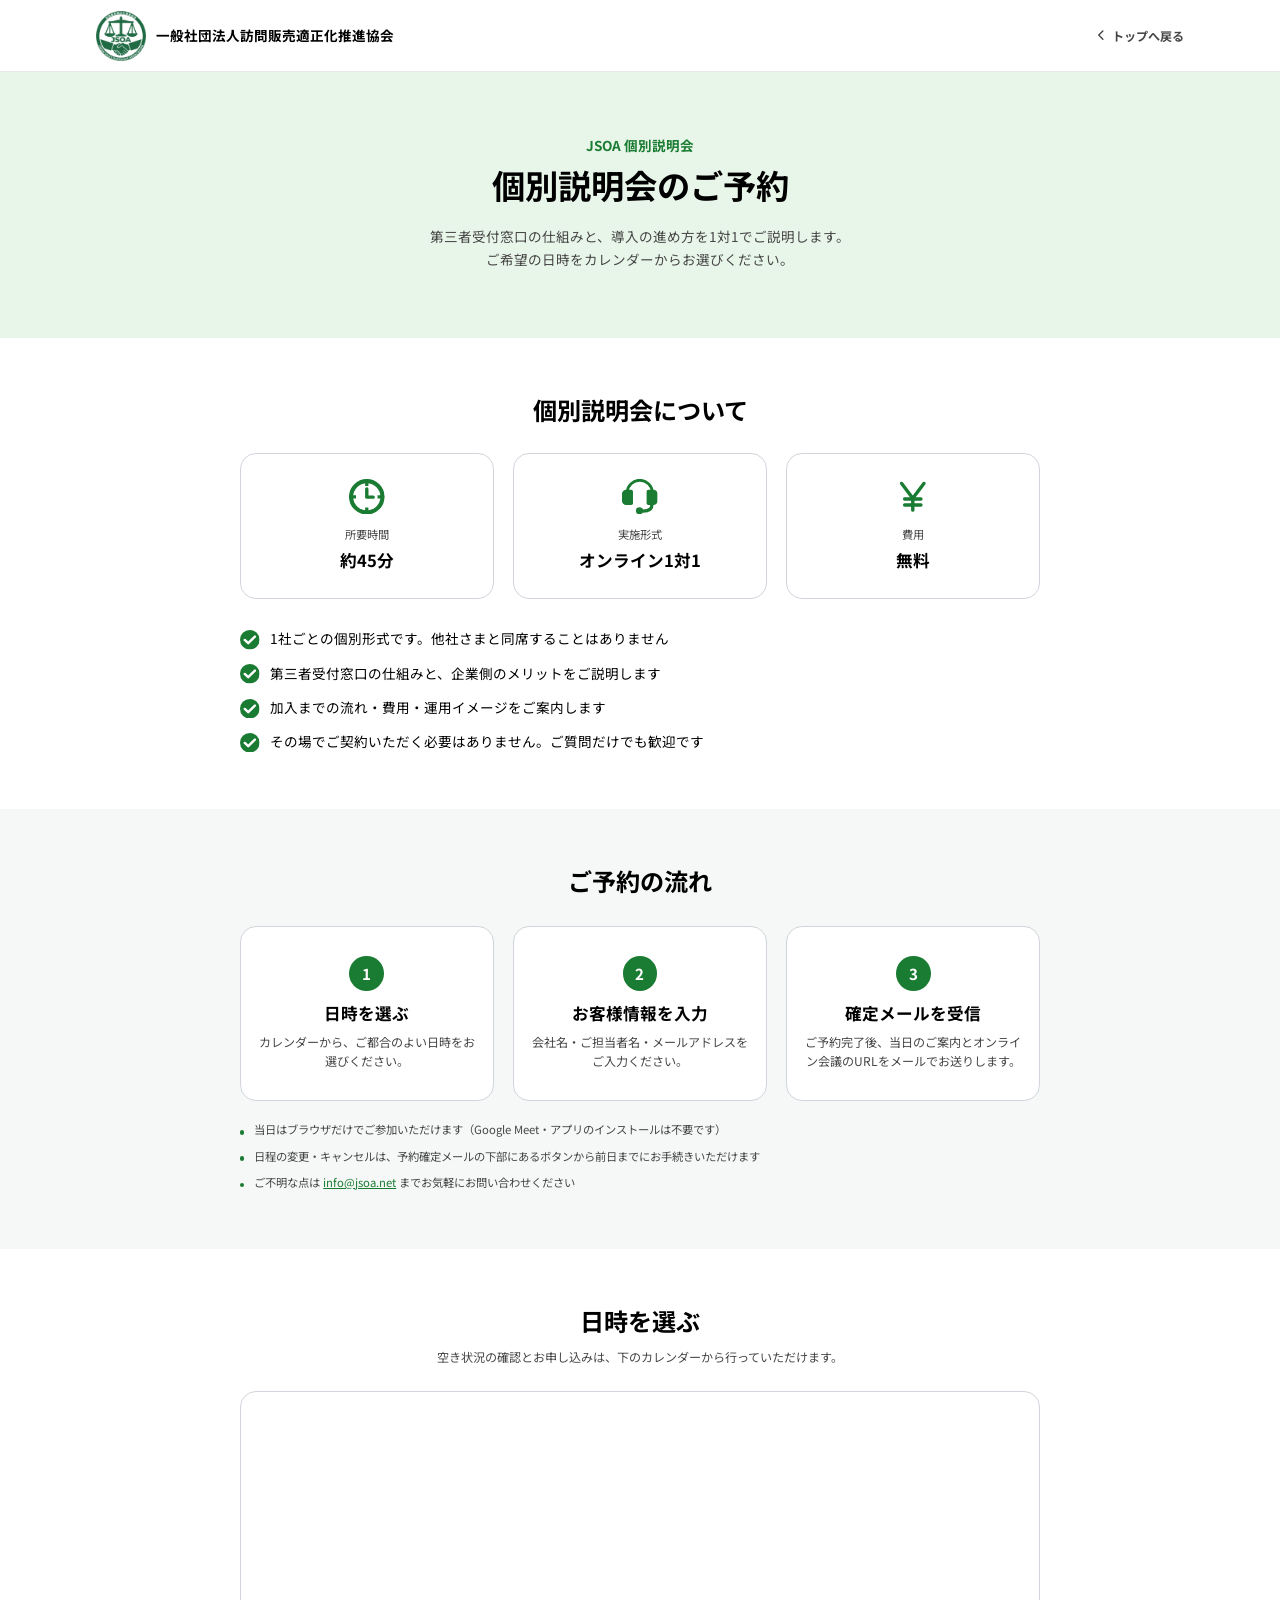
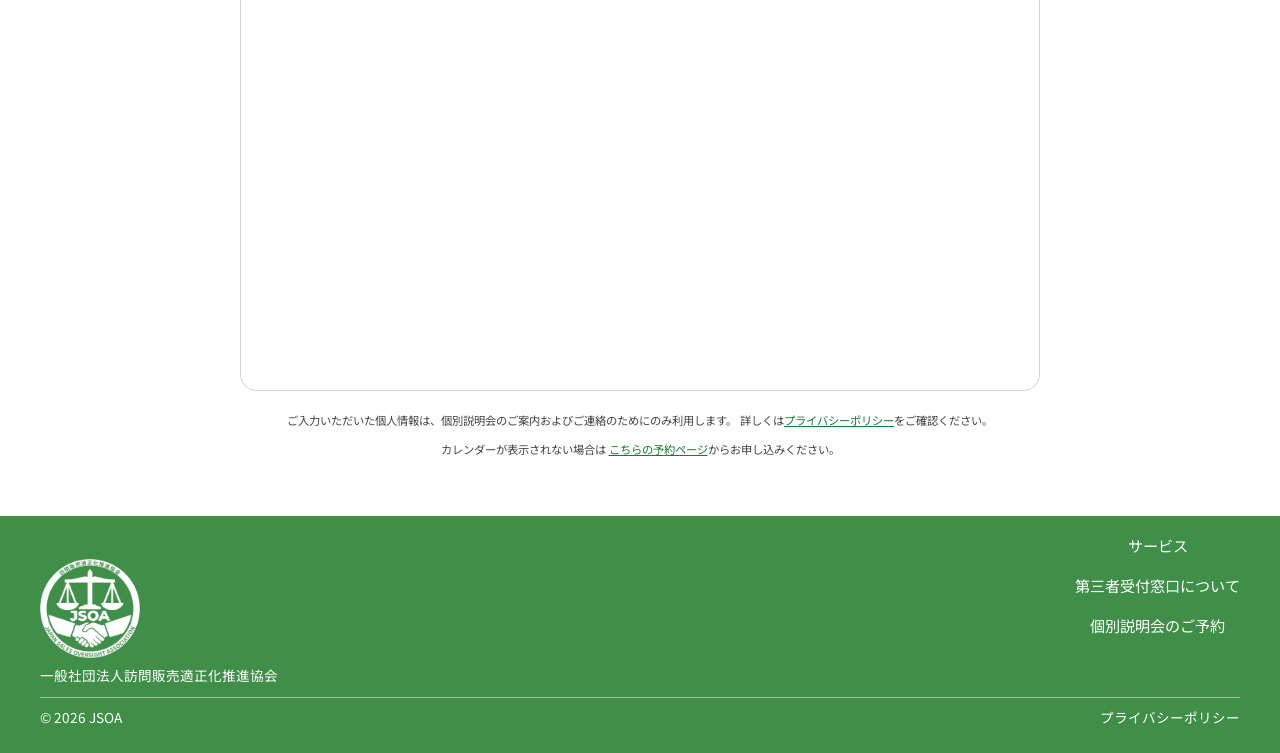
<file: reserve/index.html>
<!DOCTYPE html>
<html lang="ja">
<head>
<meta charset="UTF-8">
<meta name="viewport" content="width=device-width, initial-scale=1">
<title>個別説明会のご予約｜一般社団法人訪問販売適正化推進協会（JSOA）</title>
<meta name="description" content="JSOA（一般社団法人訪問販売適正化推進協会）のオンライン個別説明会（45分・無料）をご予約いただけます。ご希望の日時をカレンダーからお選びください。">
<meta name="robots" content="noindex">
<meta property="og:type" content="website">
<meta property="og:title" content="個別説明会のご予約｜一般社団法人訪問販売適正化推進協会（JSOA）">
<meta property="og:description" content="第三者受付窓口の仕組みと導入方法をご説明します。ご希望の日時をカレンダーからお選びください。">
<meta property="og:image" content="../assets/images/reserve-main.jpg">
<link rel="icon" href="../assets/images/LOGO.png">
<link rel="preconnect" href="https://fonts.googleapis.com">
<link rel="preconnect" href="https://fonts.gstatic.com" crossorigin>
<link href="https://fonts.googleapis.com/css2?family=Noto+Sans+JP:wght@400;500;700;900&display=swap" rel="stylesheet">
<link rel="stylesheet" href="../assets/css/style.css">
<link rel="stylesheet" href="../assets/css/reserve.css">
</head>
<body>

<!-- ============ SVG アイコンスプライト（このページで使うものだけ） ============ -->
<svg class="sprite" aria-hidden="true" focusable="false" xmlns="http://www.w3.org/2000/svg">
  <symbol id="i-clock" viewBox="0 0 48 48">
    <circle cx="24" cy="24" r="21.2" fill="none" stroke="currentColor" stroke-width="5.6"/>
    <path d="M24 0v9.5M24 38.5V48M0 24h9.5M38.5 24H48" stroke="currentColor" stroke-width="4.4"/>
    <path d="M24 13.5v11h8.6" fill="none" stroke="currentColor" stroke-width="4.6" stroke-linecap="round" stroke-linejoin="round"/>
  </symbol>
  <symbol id="i-headset" viewBox="0 0 60 60">
    <path d="M8.6 22A21.5 21.5 0 0 1 30 2.1A21.5 21.5 0 0 1 51.4 22" fill="none"
      stroke="currentColor" stroke-width="4.7"/>
    <path d="M7 18h8.5a3 3 0 0 1 3 3v20a3 3 0 0 1-3 3H7a7 7 0 0 1-7-7V25a7 7 0 0 1 7-7z" fill="currentColor"/>
    <path d="M53 18h-8.5a3 3 0 0 0-3 3v20a3 3 0 0 0 3 3H53a7 7 0 0 0 7-7V25a7 7 0 0 0-7-7z" fill="currentColor"/>
    <path d="M50.5 42.5C50.5 50 46.5 54.5 34 54" fill="none" stroke="currentColor"
      stroke-width="5.6" stroke-linecap="round"/>
    <circle cx="29.5" cy="53.5" r="6" fill="currentColor"/>
  </symbol>
  <symbol id="i-check" viewBox="0 0 45 45">
    <circle cx="22.5" cy="22.5" r="22.5" fill="currentColor"/>
    <path d="M11 22.8 18.9 30.2 34.2 15" fill="none" stroke="#fff" stroke-width="5.6" stroke-linecap="round" stroke-linejoin="round"/>
  </symbol>
  <symbol id="i-yen" viewBox="0 0 48 48">
    <path d="M9 6 24 26 39 6M13 27h22M13 35h22M24 26v16" fill="none" stroke="currentColor"
      stroke-width="4.6" stroke-linecap="round" stroke-linejoin="round"/>
  </symbol>
  <symbol id="i-chevron" viewBox="0 0 24 24">
    <path d="M15 5 8 12l7 7" fill="none" stroke="currentColor" stroke-width="2.4" stroke-linecap="round" stroke-linejoin="round"/>
  </symbol>
</svg>

<!-- ============ ヘッダー（LPと違い SP でも表示） ============ -->
<header class="rheader">
  <div class="rheader__inner">
    <a class="rheader__brand" href="../index.html">
      <img src="../assets/images/LOGO.png" width="126" height="126" alt="">
      <span class="rheader__org">一般社団法人<br class="sp-only">訪問販売適正化推進協会</span>
    </a>
    <a class="rheader__back" href="../index.html">
      <svg class="rheader__backIcon"><use href="#i-chevron"/></svg><span>トップへ戻る</span>
    </a>
  </div>
</header>

<main>
  <!-- ============ ページ見出し ============ -->
  <section class="rhead">
    <div class="rwrap">
      <p class="rhead__eyebrow">JSOA 個別説明会</p>
      <h1 class="rhead__title">個別説明会のご予約</h1>
      <p class="rhead__lead">第三者受付窓口の仕組みと、導入の進め方を1対1でご説明します。<br>
        ご希望の日時をカレンダーからお選びください。</p>
    </div>
  </section>

  <!-- ============ 個別説明会について ============ -->
  <!-- 所要時間45分・オンライン・1対1・無料（Jicoo 側の枠の長さと揃えること） -->
  <section class="rsec">
    <div class="rwrap">
      <h2 class="rsec__title">個別説明会について</h2>
      <ul class="rmeta">
        <li class="rmeta__item">
          <span class="rmeta__icon"><svg><use href="#i-clock"/></svg></span>
          <span class="rmeta__label">所要時間</span>
          <span class="rmeta__value">約45分</span>
        </li>
        <li class="rmeta__item">
          <span class="rmeta__icon"><svg><use href="#i-headset"/></svg></span>
          <span class="rmeta__label">実施形式</span>
          <span class="rmeta__value">オンライン<wbr>1対1</span>
        </li>
        <li class="rmeta__item">
          <span class="rmeta__icon"><svg><use href="#i-yen"/></svg></span>
          <span class="rmeta__label">費用</span>
          <span class="rmeta__value">無料</span>
        </li>
      </ul>
      <ul class="rlist">
        <li><span class="rlist__icon"><svg><use href="#i-check"/></svg></span>1社ごとの個別形式です。他社さまと同席することはありません</li>
        <li><span class="rlist__icon"><svg><use href="#i-check"/></svg></span>第三者受付窓口の仕組みと、企業側のメリットをご説明します</li>
        <li><span class="rlist__icon"><svg><use href="#i-check"/></svg></span>加入までの流れ・費用・運用イメージをご案内します</li>
        <li><span class="rlist__icon"><svg><use href="#i-check"/></svg></span>その場でご契約いただく必要はありません。ご質問だけでも歓迎です</li>
      </ul>
    </div>
  </section>

  <!-- ============ ご予約の流れ ============ -->
  <section class="rsec rsec--tint">
    <div class="rwrap">
      <h2 class="rsec__title">ご予約の流れ</h2>
      <ol class="rsteps">
        <li class="rsteps__item">
          <span class="rsteps__num">1</span>
          <h3 class="rsteps__title">日時を選ぶ</h3>
          <p class="rsteps__text">カレンダーから、ご都合のよい日時をお選びください。</p>
        </li>
        <li class="rsteps__item">
          <span class="rsteps__num">2</span>
          <h3 class="rsteps__title">お客様情報を入力</h3>
          <p class="rsteps__text">会社名・ご担当者名・メールアドレスをご入力ください。</p>
        </li>
        <li class="rsteps__item">
          <span class="rsteps__num">3</span>
          <h3 class="rsteps__title">確定メールを受信</h3>
          <p class="rsteps__text">ご予約完了後、当日のご案内とオンライン会議のURLをメールでお送りします。</p>
        </li>
      </ol>

      <!-- Jicoo の「注意事項」に入れていた内容をこちらに移しています。
           ウィジェット側に置くと、日付選択 → 時間選択 → 入力 と進むたびに
           iframe の先頭（注意事項の位置）に戻され、スマートフォンでは
           毎回そこからスクロールし直すことになるためです。
           Jicoo 側の注意事項は、直リンクで来た方向けの
           プライバシーポリシーの1行だけに絞っています。 -->
      <ul class="rnotes">
        <li>当日はブラウザだけでご参加いただけます（Google Meet・アプリのインストールは不要です）</li>
        <li>日程の変更・キャンセルは、予約確定メールの下部にあるボタンから前日までにお手続きいただけます</li>
        <li>ご不明な点は <a href="mailto:info@jsoa.net">info@jsoa.net</a> までお気軽にお問い合わせください</li>
      </ul>
    </div>
  </section>

  <!-- ============ 予約カレンダー（Jicoo ウィジェット埋め込み） ============ -->
  <section class="rsec" id="calendar">
    <div class="rwrap">
      <h2 class="rsec__title">日時を選ぶ</h2>
      <p class="rsec__note">空き状況の確認とお申し込みは、下のカレンダーから行っていただけます。</p>

      <!-- ==========================================================
           Jicoo への導線

           Jicoo の予約ウィジェットをページ内に埋め込んでいます（無料プランで
           利用可）。コードは Jicoo の予約ページ ＞ 共有する ＞ ウェブサイトに
           埋め込む で取得。Jicoo 側でページを作り直すと data-url が変わるので、
           そのときは取り直してください。

           高さは指定していません。Jicoo のスクリプトが中身に合わせて
           div の height をインラインで書き換えるので、CSS 側で指定しても
           負けますし、指定する必要もありません（実機で内側スクロールが
           出ないことを確認済み）。reserve.css の .jicoo-widget にある
           min-height は、読み込み中にレイアウトが飛ぶのを防ぐためだけの
           ものです。Jicoo が出力するコードのインライン style（min-width /
           height / border）は、こちらの CSS に寄せるため外しています。

           スクリプトが読み込めなかったときのために、ウィジェットの下に
           予約ページへの直リンクを置いています。

           以前あった「ご入力いただく項目」セクションは、実際のフォームが
           ここに埋め込まれて役割が重複したため削除しました（コミット
           241a864 に残っています）。個人情報の利用目的とプライバシー
           ポリシーへの導線だけは、ウィジェットの直下に移しています。

           Jicoo 側の設定（サイトの記載と揃えること）
             所要時間 45分／前後のバッファ15分／時間間隔30分
             受付 月〜金 10:00-19:00・当日から90日間・24時間前まで
             キャンセル・日程変更 前日まで（確定メールのボタンから）
             Google カレンダー連携で空き時間を自動判定
             Google Meet の URL を予約時に自動発行

           入力項目は Jicoo 側で設定済みです（すべて固定項目）。
             お名前・メールアドレス・会社名 …… 必須
             メッセージ …… 任意
             参加者のメールアドレス …… 非表示
           無料プランでは追加項目が使えないため、電話番号は取得していません。
           ========================================================== -->
      <div class="bookform" id="book-embed">
        <!-- Jicoo widget begin -->
        <div class="jicoo-widget"
             data-url="https://www.jicoo.com/event_types/-dgOKd6C8EYr/widget"></div>
        <script src="https://www.jicoo.com/widget/event_type.js" async></script>
        <!-- Jicoo widget end -->
        <p class="bookform__privacy">ご入力いただいた個人情報は、個別説明会のご案内およびご連絡のためにのみ利用します。
          詳しくは<a href="../privacy/index.html">プライバシーポリシー</a>をご確認ください。</p>
        <p class="bookform__fallback">カレンダーが表示されない場合は
          <a href="https://www.jicoo.com/t/1Y-VENq0-WAB/e/zEO6mR4f"
             target="_blank" rel="noopener">こちらの予約ページ</a>からお申し込みください。</p>
      </div>
    </div>
  </section>
</main>

<!-- ============ フッター ============ -->
<footer class="footer">
  <div class="container footer__inner">
    <div class="footer__top">
      <div class="footer__brand">
        <img class="footer__logo" src="../assets/images/LOGO-white.png" width="126" height="126" alt="">
        <p class="footer__org">一般社団法人訪問販売適正化推進協会</p>
      </div>
      <nav class="footer__nav" aria-label="フッターナビゲーション">
        <ul>
          <li><a href="../index.html#service">サービス</a></li>
          <li><a href="../index.html#about">第三者受付窓口について</a></li>
          <li><a href="#calendar">個別説明会のご予約</a></li>
        </ul>
      </nav>
    </div>
    <div class="footer__bottom">
      <p class="footer__copy">&copy; 2026 JSOA</p>
      <p class="footer__privacy"><a href="../privacy/index.html">プライバシーポリシー</a></p>
    </div>
  </div>
</footer>

</body>
</html>
</file>
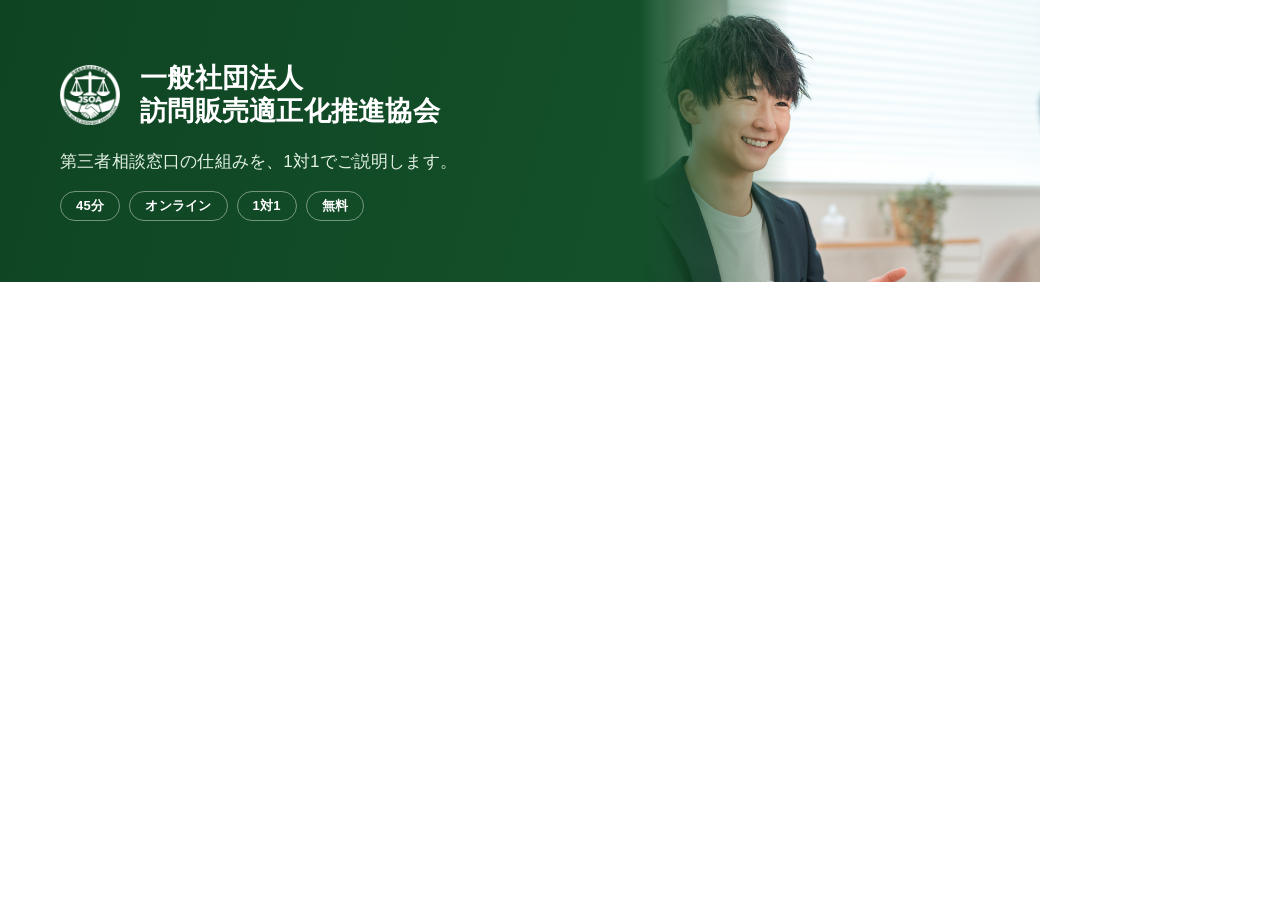
<file: design/banner/jicoo-cover.html>
<!DOCTYPE html><html lang="ja"><head><meta charset="UTF-8">
<!-- Jicoo 予約ページのカバー画像（1040x282）

     予約ページ側の枠は約 4.3:1。この画像は 3.69:1 なので、表示時に
     上下がそれぞれ 7% ほど切られる。安全域は上下20pxを除いた内側。 -->
<style>
  *{box-sizing:border-box;margin:0;padding:0}
  body{width:1040px;height:282px;overflow:hidden;
    font-family:"Noto Sans JP","Noto Sans CJK JP",sans-serif}
  .b{position:relative;width:1040px;height:282px;overflow:hidden;
    background:#14512a;display:grid;grid-template-columns:640px 400px}
  .l{position:relative;display:flex;flex-direction:column;justify-content:center;
    padding:0 40px 0 60px;
    background:linear-gradient(105deg,#0f4423 0%,#14512a 100%)}
  .brand{display:flex;align-items:center;gap:20px}
  .brand img{width:60px;height:60px;display:block;flex:none}
  .brand strong{font-size:27px;font-weight:700;color:#fff;
    line-height:1.25;letter-spacing:.01em}
  .lead{margin-top:20px;font-size:17px;font-weight:500;color:#e4f2e6;
    line-height:1.5;letter-spacing:.01em}
  .chips{margin-top:16px;display:flex;gap:9px}
  .chips li{list-style:none;border:1.5px solid rgba(255,255,255,.42);
    border-radius:999px;padding:5px 15px;font-size:13px;font-weight:700;
    color:#fff;letter-spacing:.02em}
  .r{position:relative;overflow:hidden}
  .r img{width:100%;height:100%;object-fit:cover;object-position:30% 26%;display:block}
  .r::after{content:"";position:absolute;inset:0;width:150px;
    background:linear-gradient(90deg,#14512a 0%,rgba(20,81,42,0) 100%)}
</style></head><body>
<div class="b">
  <div class="l">
    <div class="brand">
      <img src="../../assets/images/LOGO-white.png" alt="">
      <strong>一般社団法人<br>訪問販売適正化推進協会</strong>
    </div>
    <p class="lead">第三者相談窓口の仕組みを、1対1でご説明します。</p>
    <ul class="chips"><li>45分</li><li>オンライン</li><li>1対1</li><li>無料</li></ul>
  </div>
  <div class="r"><img src="../../assets/images/hero-main.jpg" alt=""></div>
</div>
</body></html>
</file>
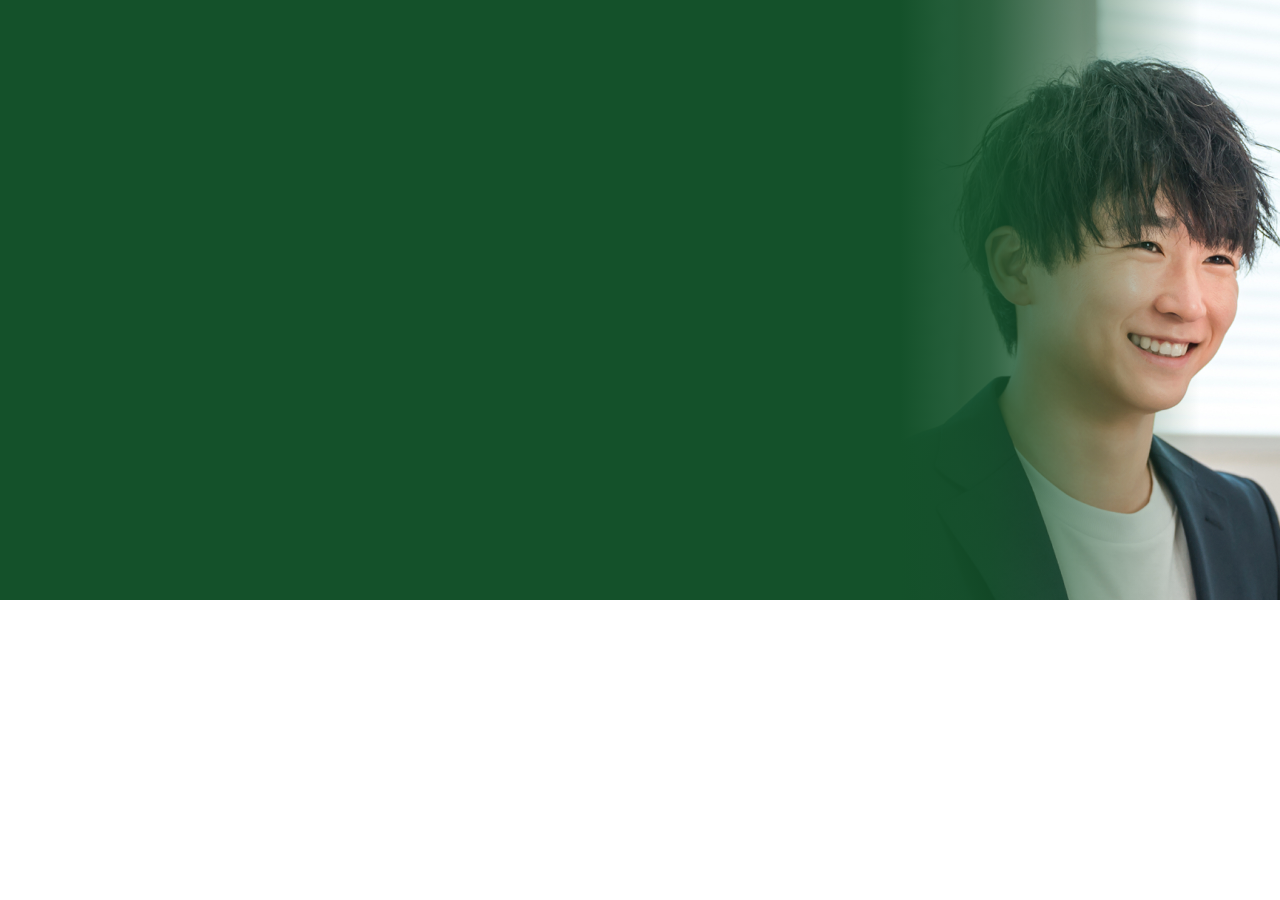
<file: design/banner/reserve-cover.html>
<!DOCTYPE html><html lang="ja"><head><meta charset="UTF-8">
<style>
  *{box-sizing:border-box;margin:0;padding:0}
  body{width:1800px;height:600px;overflow:hidden}
  /* STORES は左下に協会名を白文字で重ねるため、左側は無地のグリーンにしておく */
  .c{position:relative;width:1800px;height:600px;overflow:hidden;background:#14512a}
  .ph{position:absolute;right:0;top:0;width:900px;height:600px;overflow:hidden}
  .ph img{width:100%;height:100%;object-fit:cover;object-position:30% 18%;display:block}
  /* 継ぎ目だけを短くグリーンへ溶かす（写真本体は素のまま） */
  .ph::after{content:"";position:absolute;left:0;top:0;bottom:0;width:300px;
    background:linear-gradient(90deg,#14512a 0%,rgba(20,81,42,.86) 30%,rgba(20,81,42,0) 100%)}
</style></head><body>
<div class="c">
  <div class="ph"><img src="../../assets/images/hero-main.jpg" alt=""></div>
</div>
</body></html>
</file>
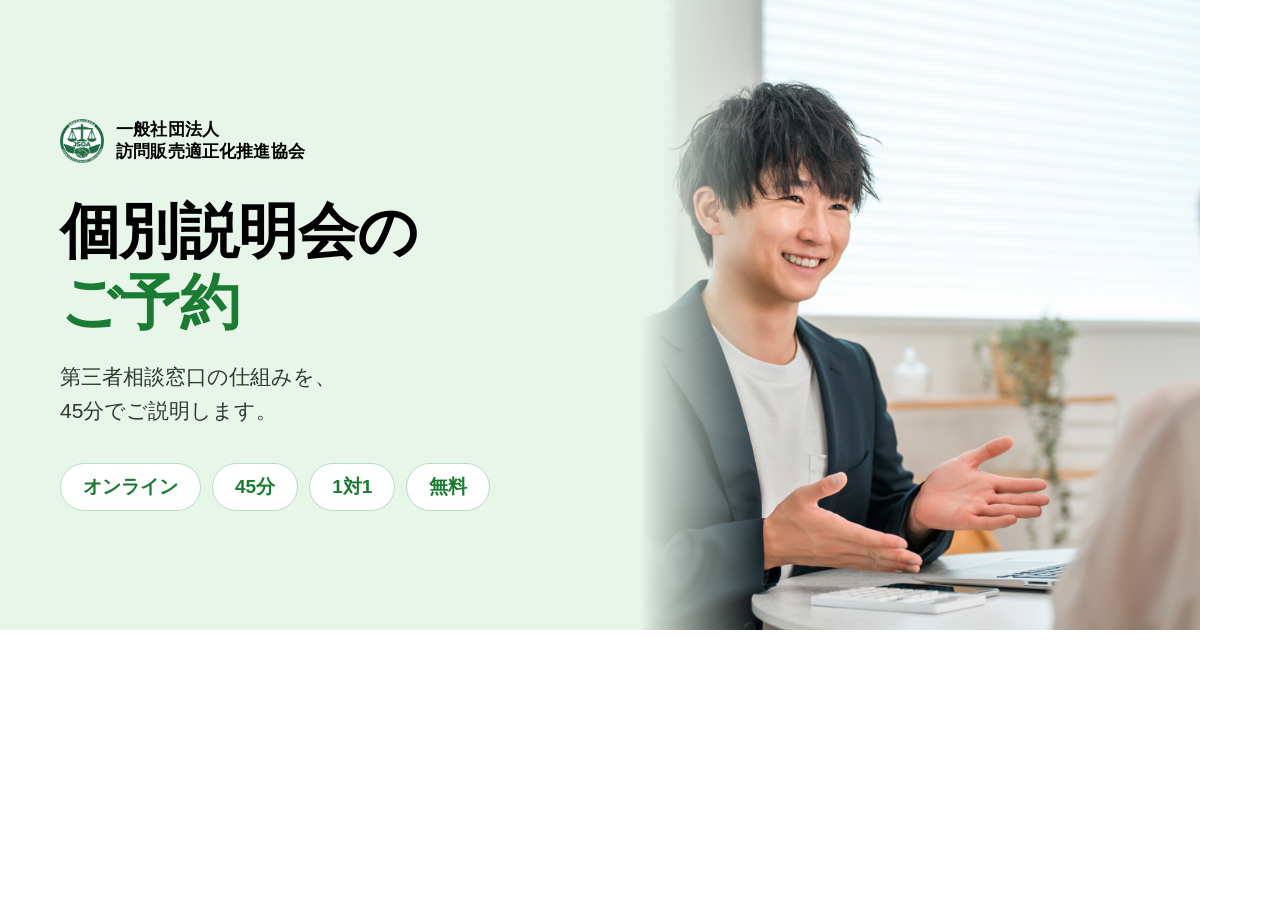
<file: design/banner/reserve-main.html>
<!DOCTYPE html><html lang="ja"><head><meta charset="UTF-8">
<style>
  *{box-sizing:border-box;margin:0;padding:0}
  body{width:1200px;height:630px;overflow:hidden;
    font-family:"Noto Sans JP","Noto Sans CJK JP",sans-serif;color:#000}
  .b{width:1200px;height:630px;display:grid;grid-template-columns:640px 560px;background:#e8f5e9}
  .l{padding:56px 44px 56px 60px;display:flex;flex-direction:column;justify-content:center;gap:0}
  .brand{display:flex;align-items:center;gap:12px}
  .brand img{width:44px;height:44px;display:block}
  .brand span{font-size:17px;font-weight:700;line-height:1.3;letter-spacing:.01em}
  h1{margin-top:34px;font-size:60px;font-weight:700;line-height:1.18;letter-spacing:-.01em}
  h1 em{font-style:normal;color:#1a7c32}
  p{margin-top:22px;font-size:21px;font-weight:500;line-height:1.6;color:#2c3a31}
  .chips{margin-top:36px;display:flex;gap:11px}
  .chips li{list-style:none;background:#fff;border:1.5px solid #bcdcc2;border-radius:999px;
    padding:10px 22px;font-size:19px;font-weight:700;color:#1a7c32}
  .r{position:relative;overflow:hidden}
  .r img{width:100%;height:100%;object-fit:cover;object-position:22% 22%;display:block}
  .r::after{content:"";position:absolute;inset:0;width:120px;
    background:linear-gradient(90deg,#e8f5e9 0%,rgba(232,245,233,0) 100%)}
</style></head><body>
<div class="b">
  <div class="l">
    <div class="brand">
      <img src="../../assets/images/LOGO.png" alt="">
      <span>一般社団法人<br>訪問販売適正化推進協会</span>
    </div>
    <h1>個別説明会の<br><em>ご予約</em></h1>
    <p>第三者相談窓口の仕組みを、<br>45分でご説明します。</p>
    <ul class="chips">
      <li>オンライン</li><li>45分</li><li>1対1</li><li>無料</li>
    </ul>
  </div>
  <div class="r"><img src="../../assets/images/hero-main.jpg" alt=""></div>
</div>
</body></html>
</file>
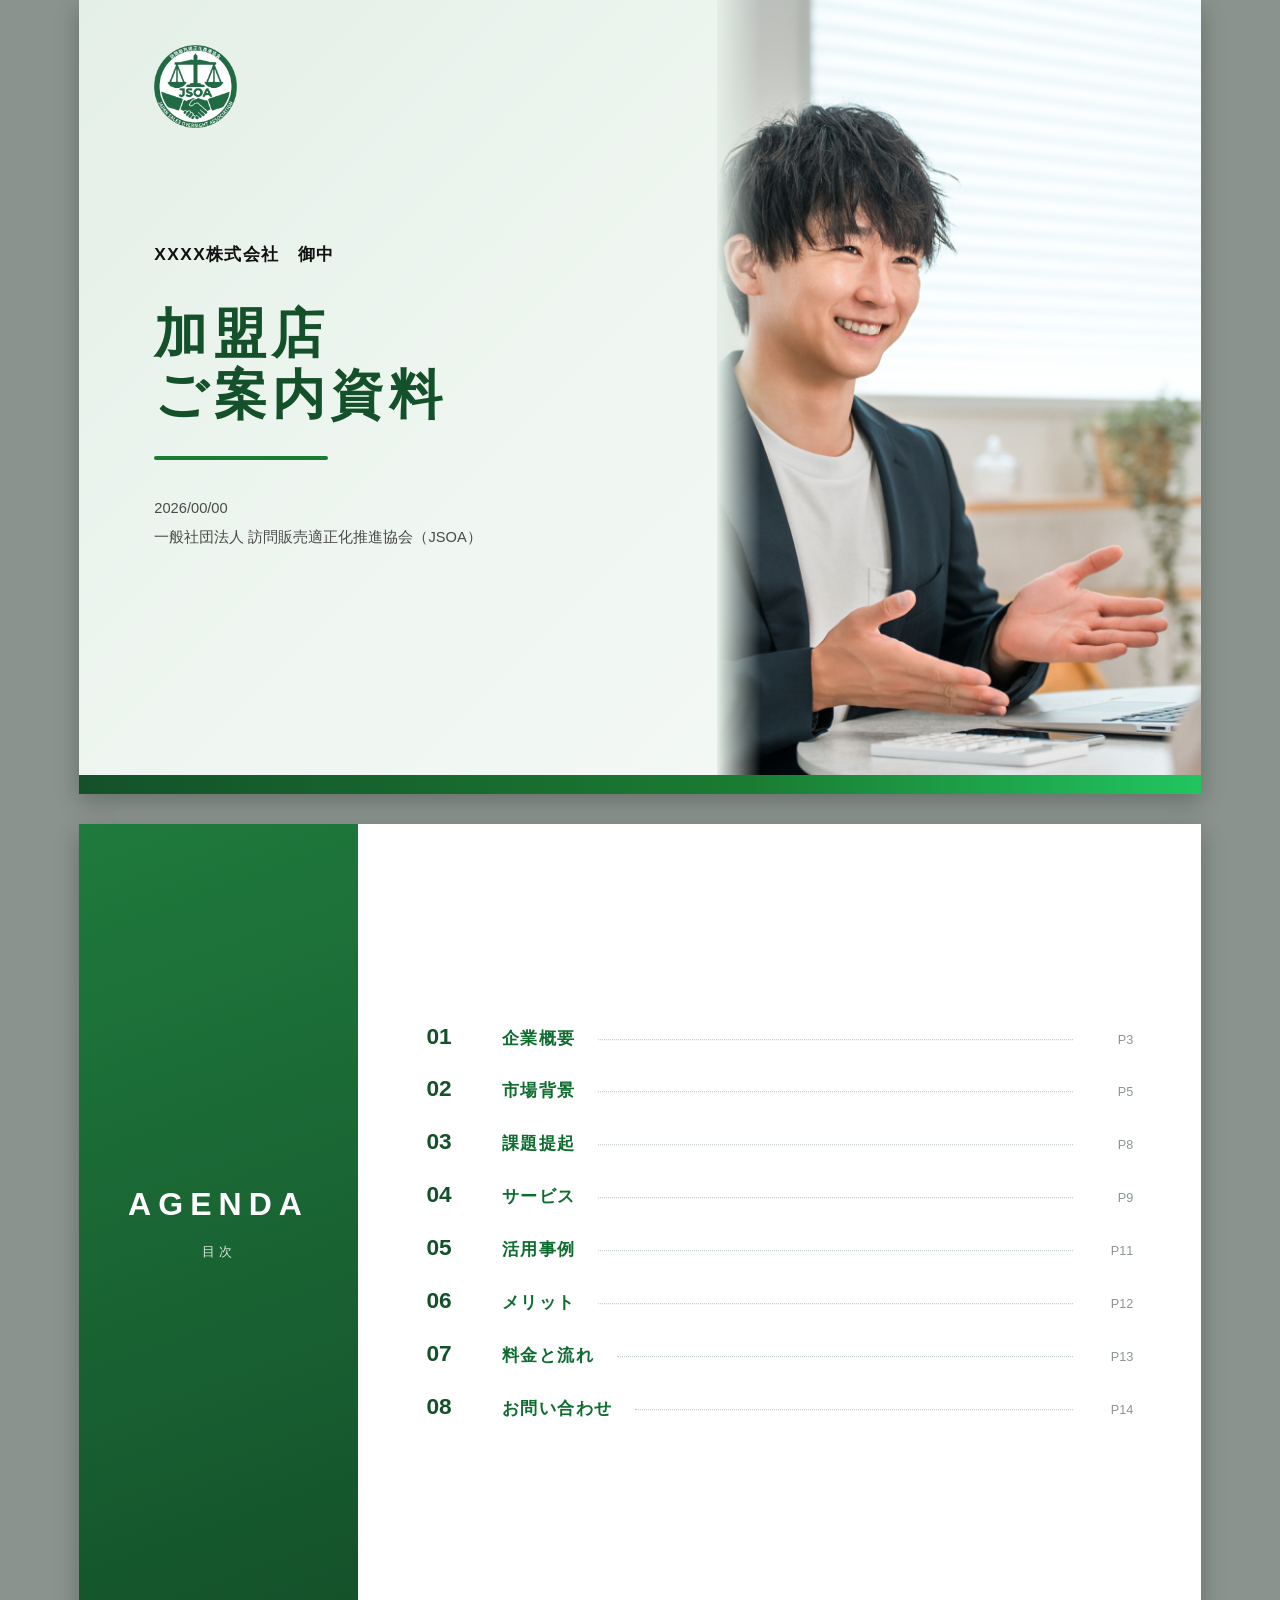
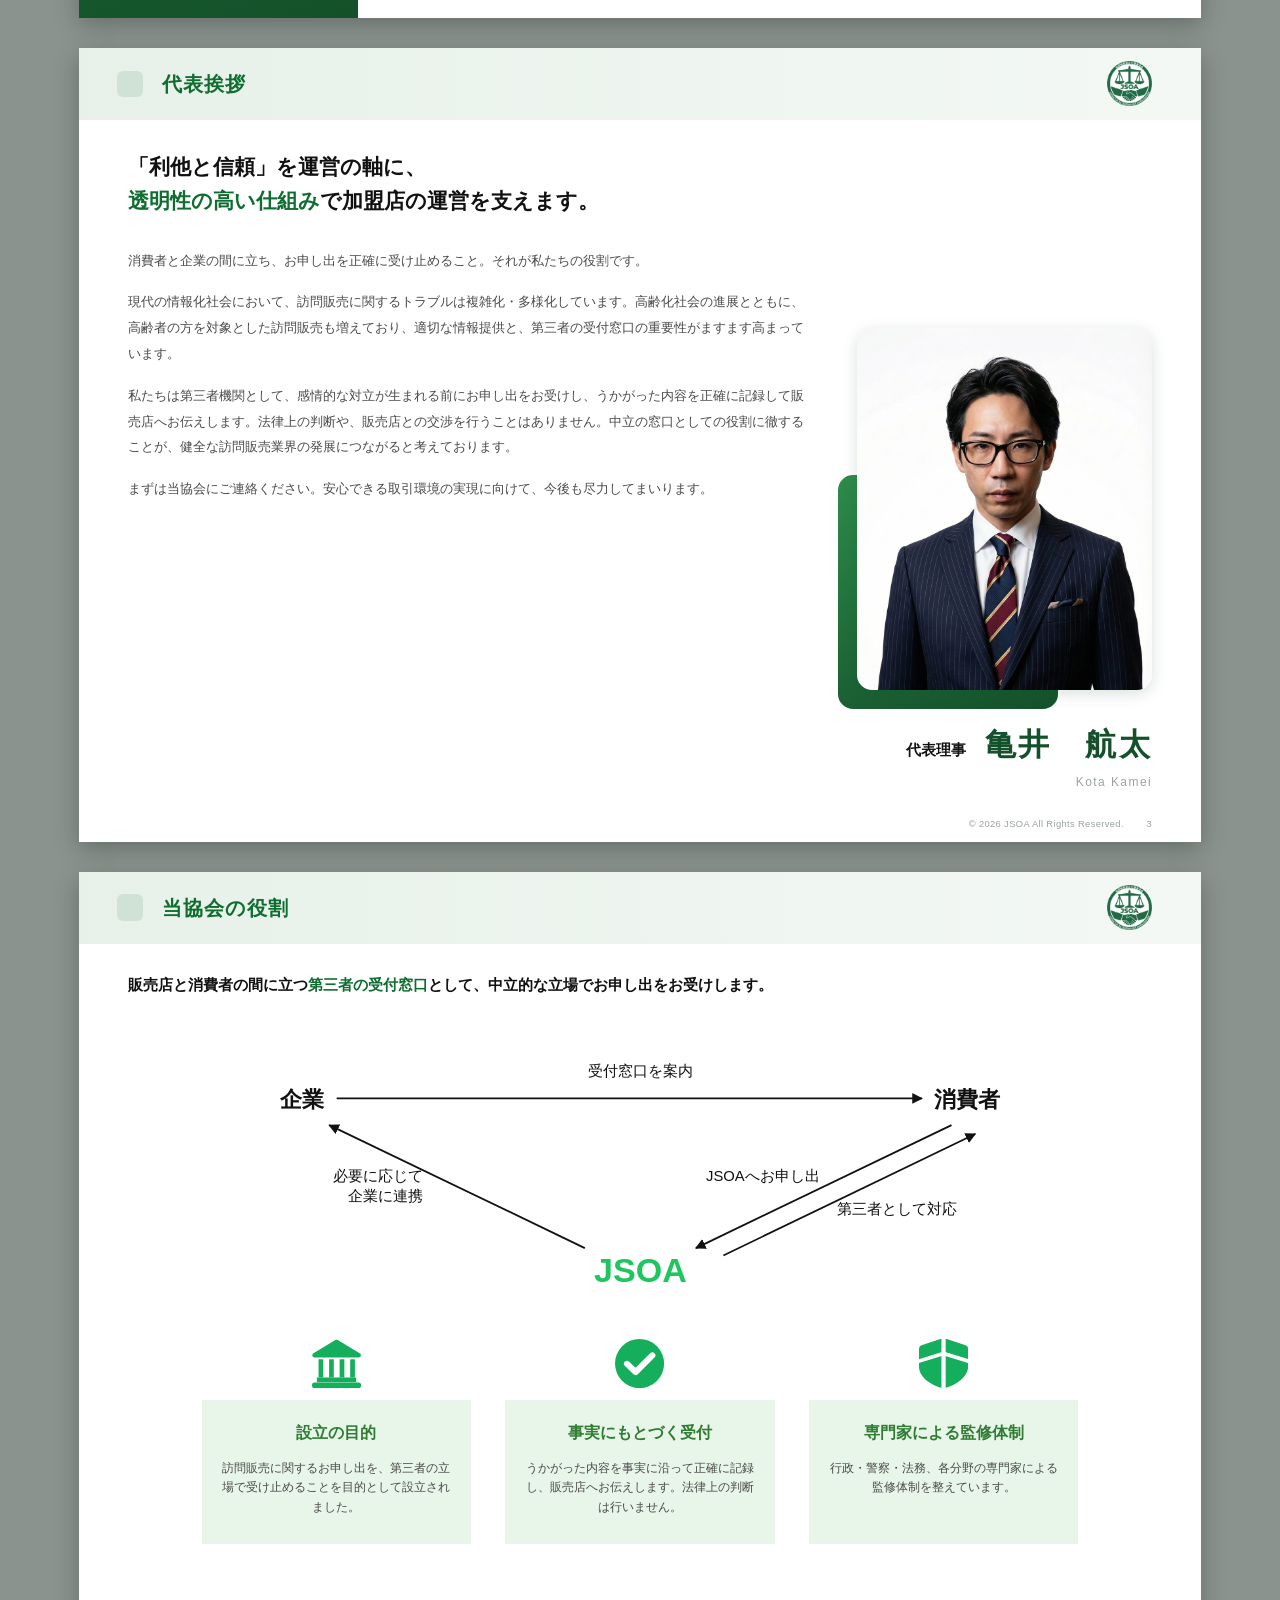
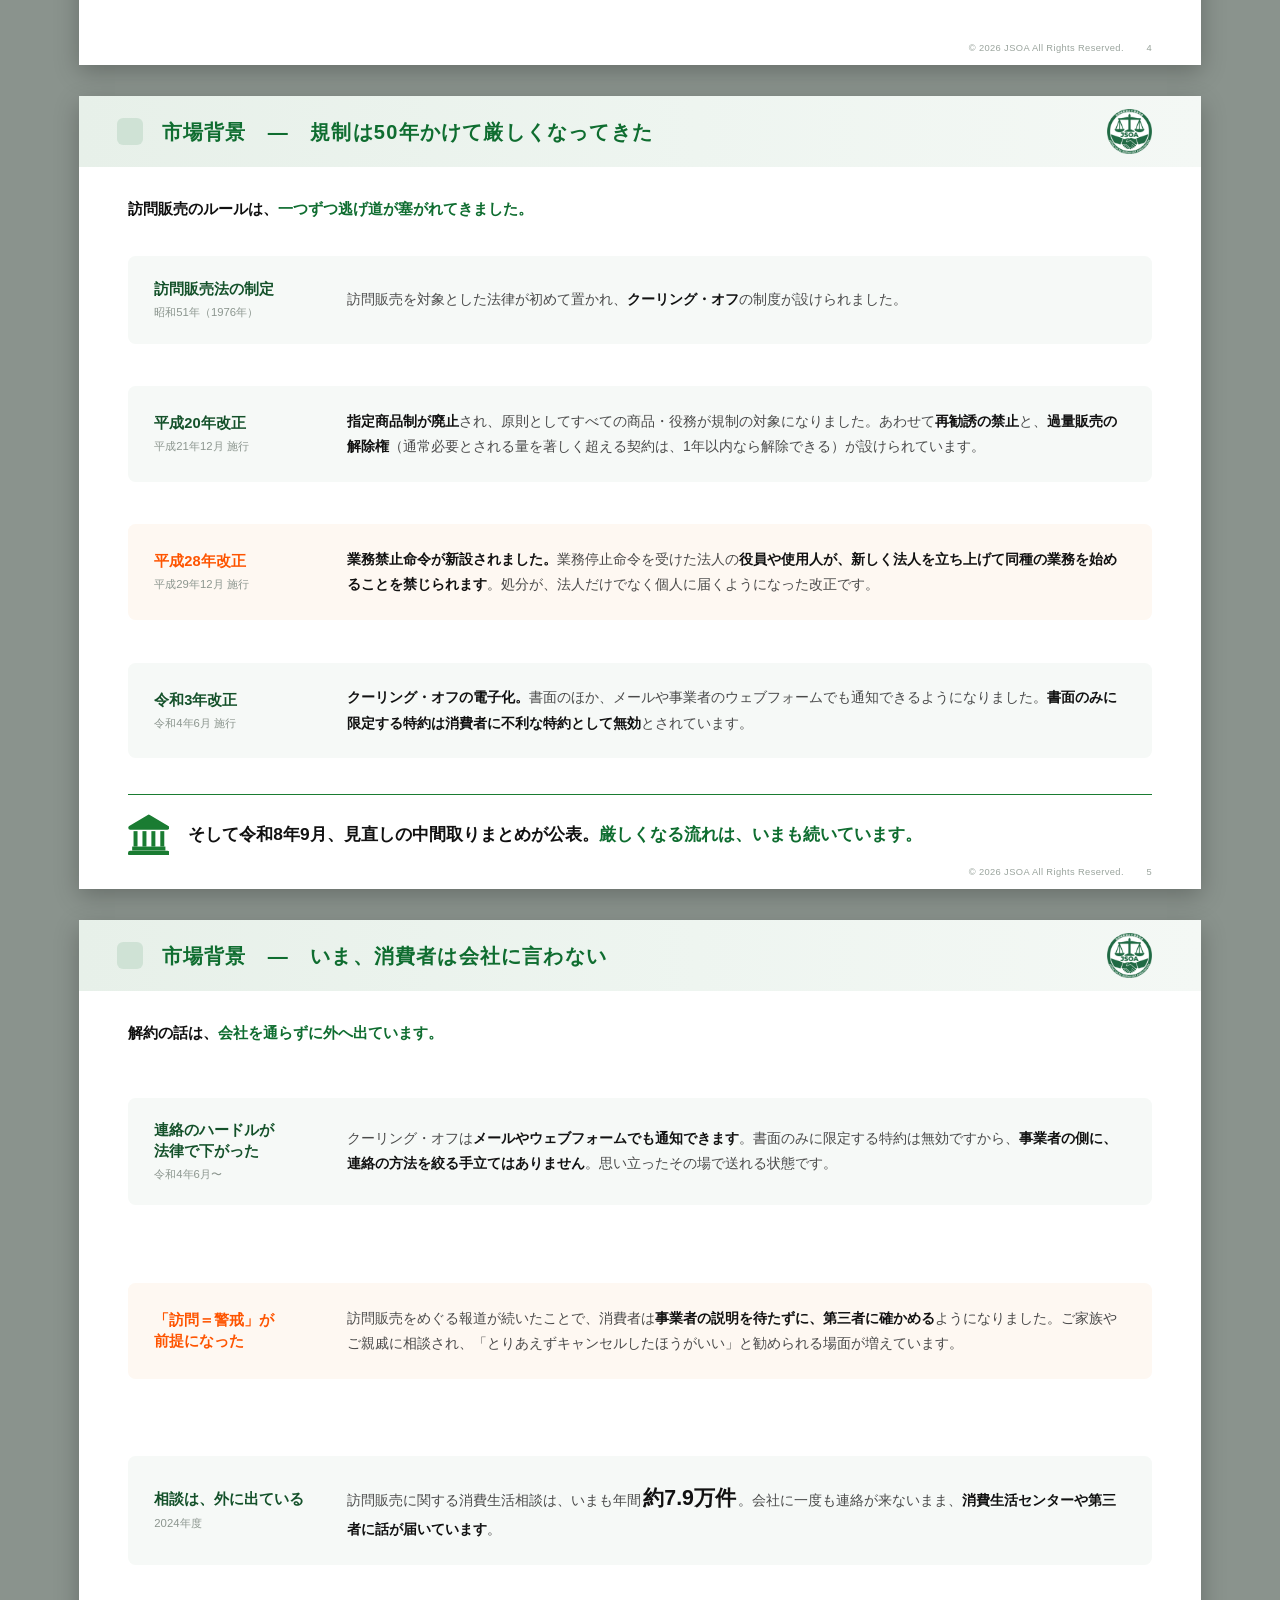
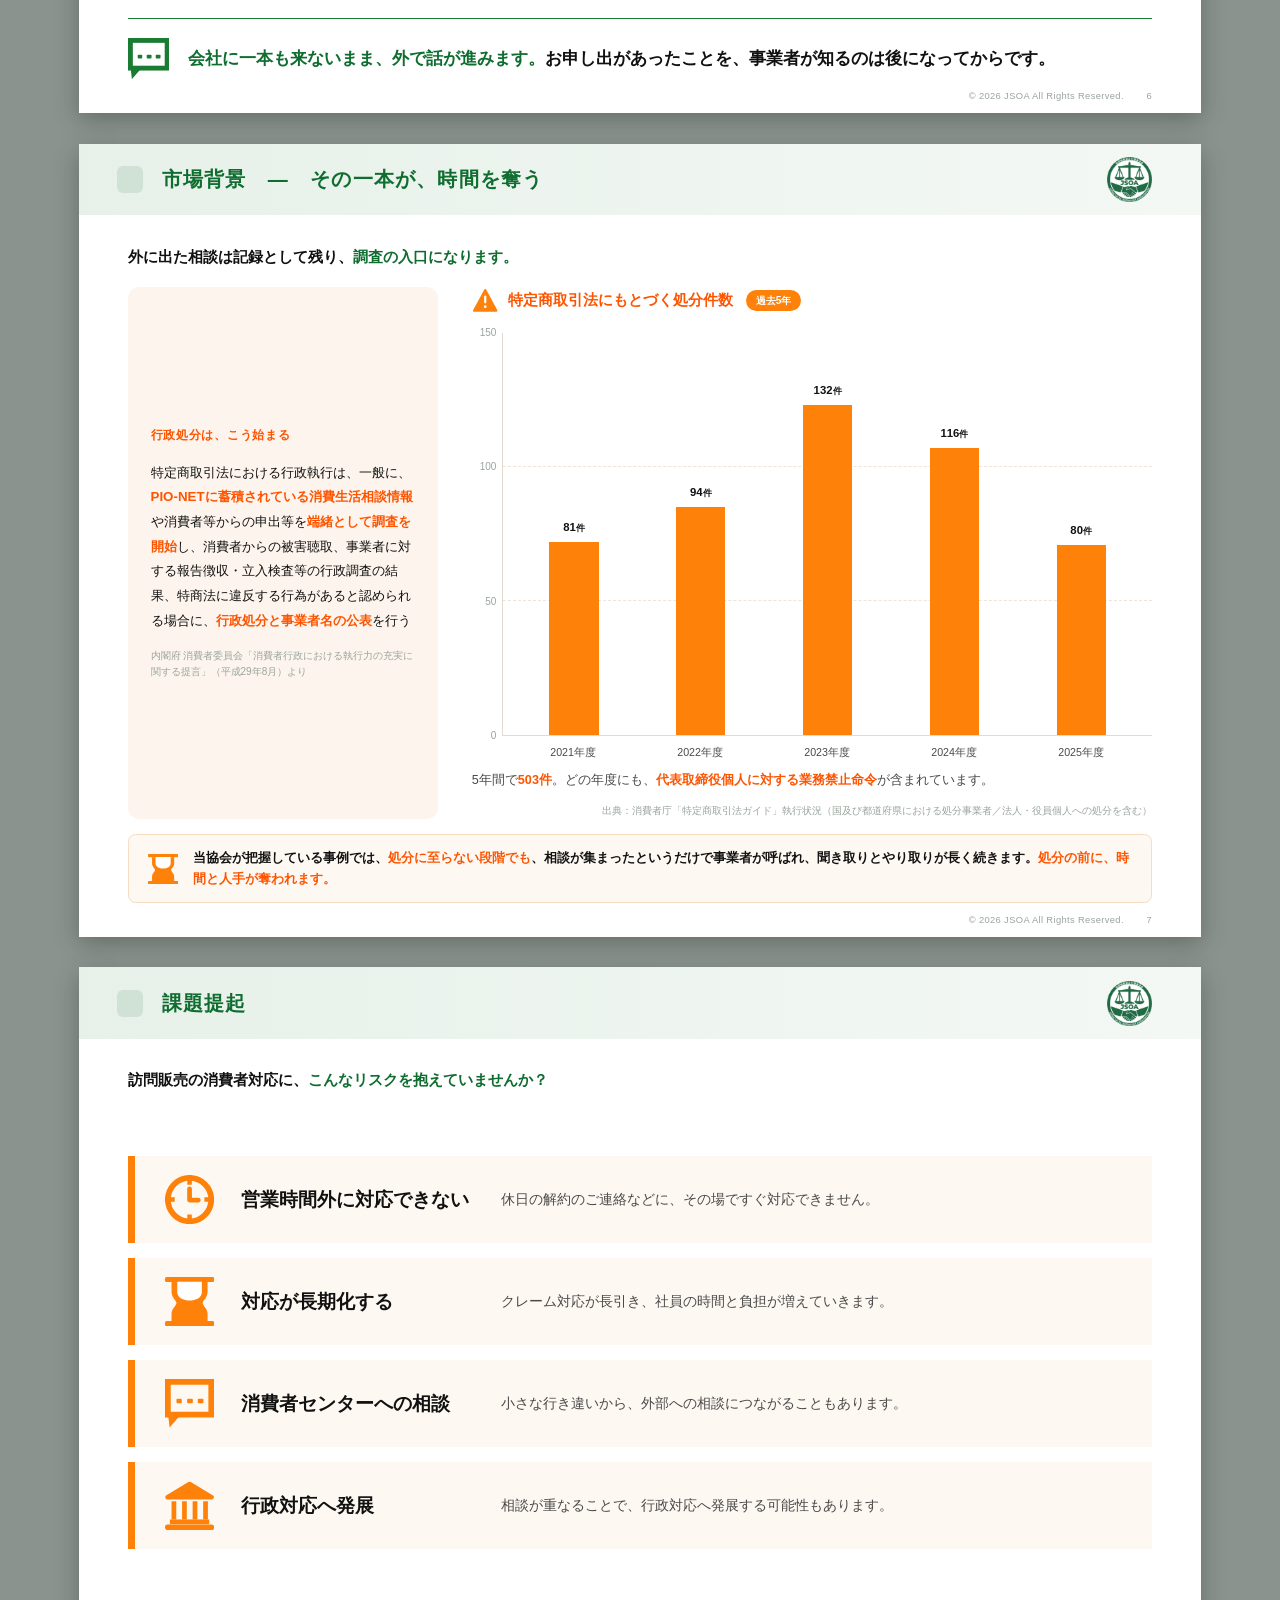
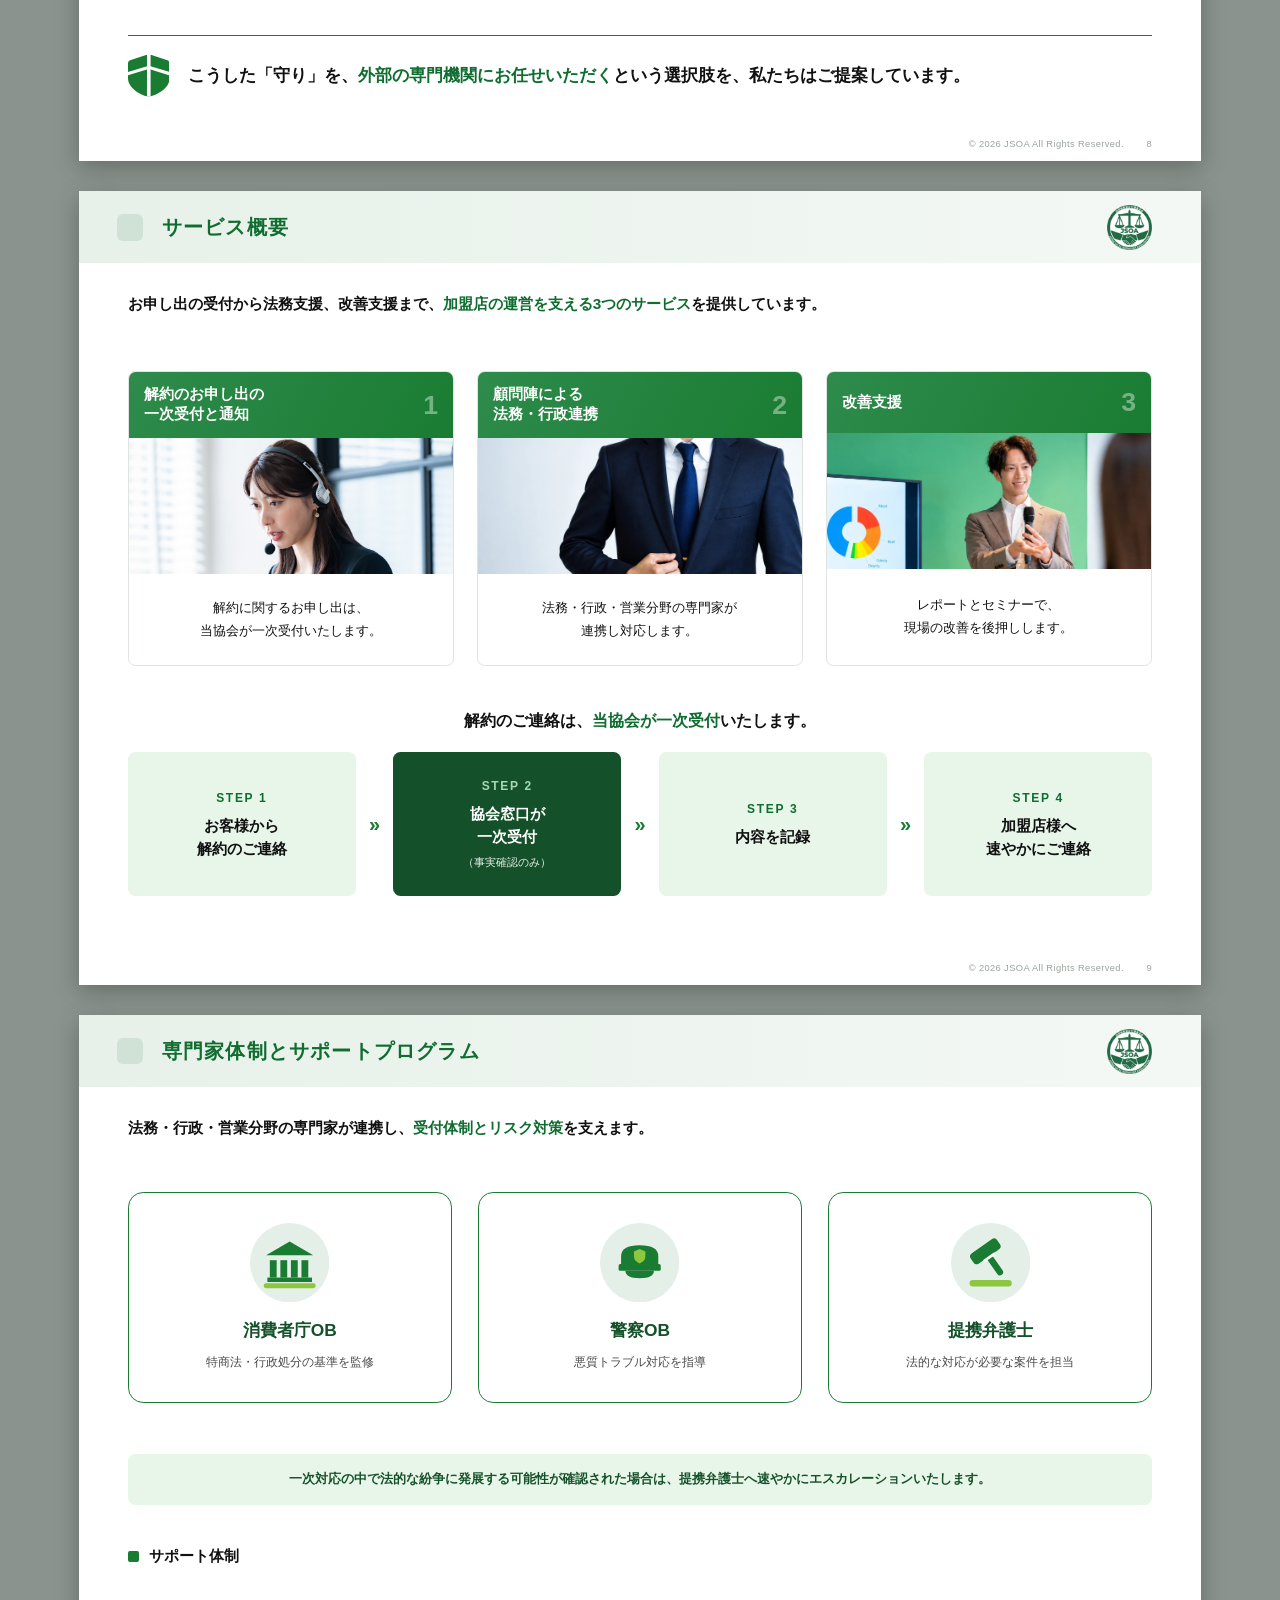
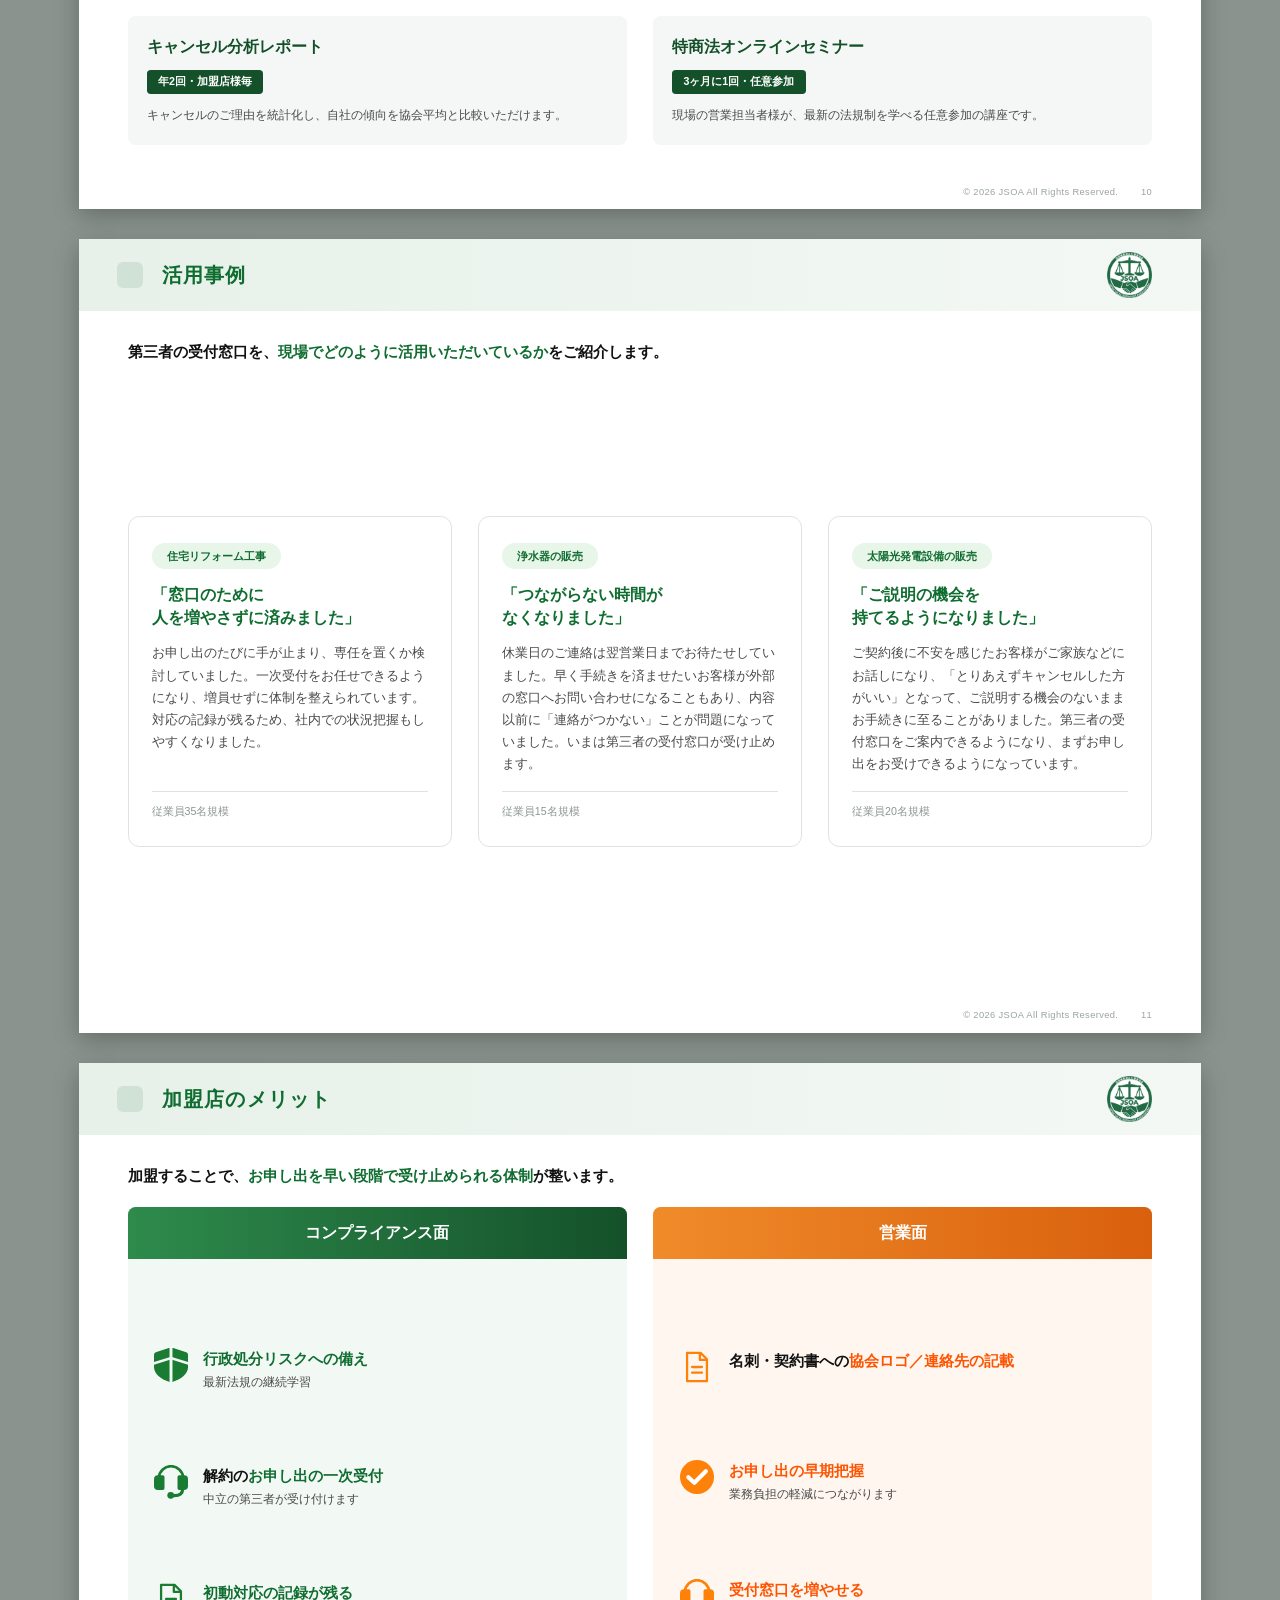
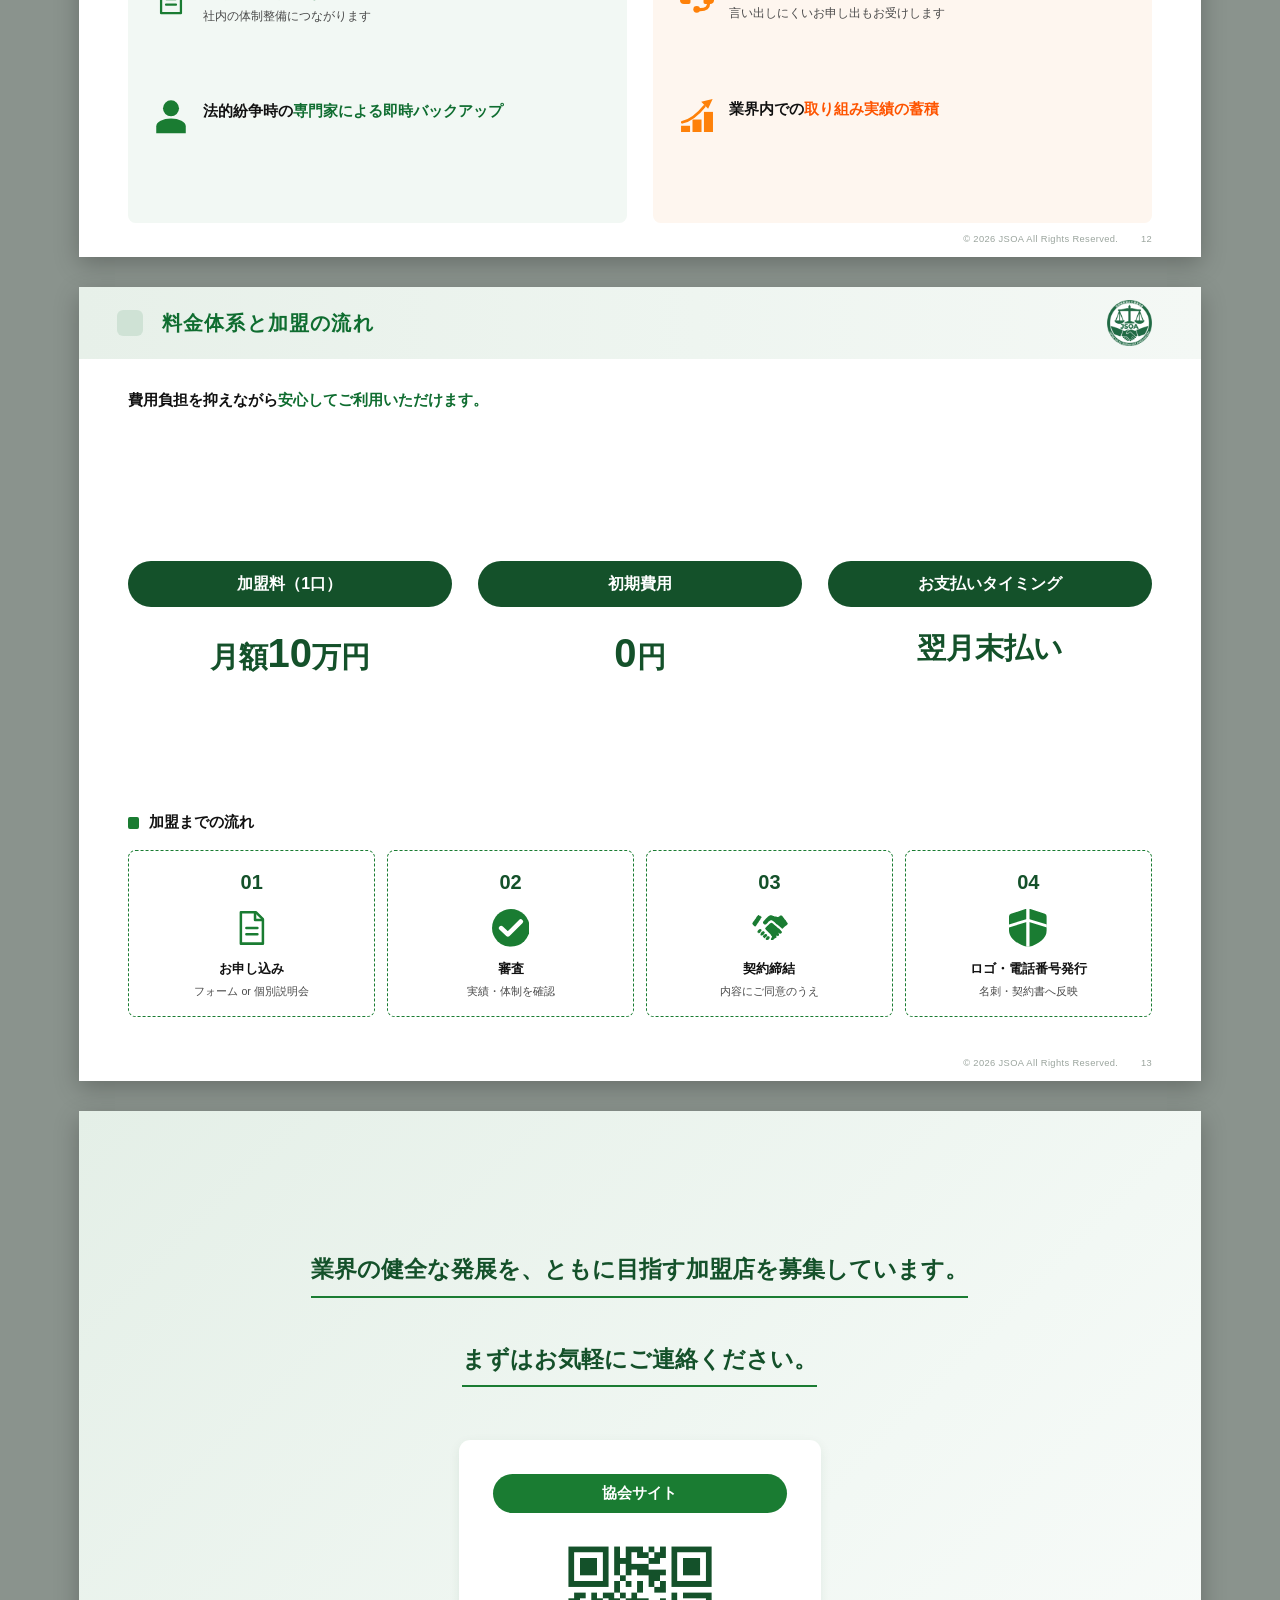
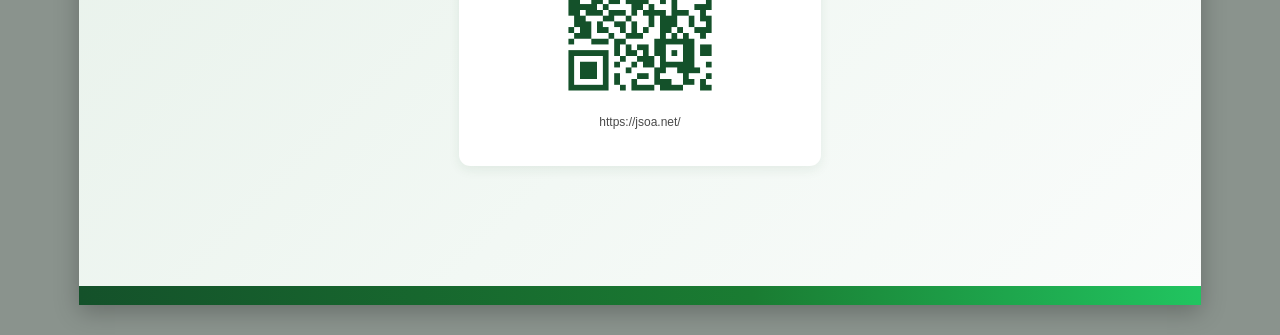
<file: design/deck/deck.html>
<!DOCTYPE html>
<html lang="ja">
<head>
<meta charset="UTF-8">
<title>JSOA 加盟店ご案内資料</title>
<!-- =====================================================================
     JSOA 加盟店ご案内資料（PDF版）

     A4横（297×210mm）12ページ。1スライド＝1ページで、等倍で組んである
     ので印刷しても縮尺がかからない。文字はベクターのまま出る。

     セクション構成は元の営業資料（加盟店ご案内資料）を踏襲し、
     中身と文言はサイト（jsoa.net）と法務チェック（LP文言 差し替え原稿
     第2版）に合わせてある。デザイントークンはサイトの style.css と同じ。

     PDF化: node design/deck/build.js
     ===================================================================== -->
<style>
  @page{size:A4 landscape;margin:0}
  *{box-sizing:border-box;margin:0;padding:0}
  ul,ol{list-style:none}
  :root{
    --g-dark:#14512a; --g:#1a7c32; --g-h2:#0f6d30; --g-card:#2e7d32;
    --g-icon:#14ae5c; --g-jsoa:#21c560; --g-after:#045d10;
    --pale:#e8f5e9; --tint:#f5f8f6; --cream:#fdf5ed; --cream-tint:#fef8f2;
    --orange:#fe8109; --orange-strong:#fe5400;
    --text:#111; --muted:#4a4a4a; --line:#dfe4e1;
  }
  body{font-family:"Noto Sans JP","Noto Sans CJK JP",sans-serif;
    color:var(--text);line-height:1.6;-webkit-font-smoothing:antialiased;
    background:#8a938d}
  .sprite{display:none}
  svg{display:block}
  /* アイコン用の span は inline のままだと width/height が効かない。
     .ico-gap はサイトの style.css にあるルールで、スプライトと一緒に必要 */
  .card__icon,.pcard__icon,.stat__icon,.flow__ic,.chart__title svg,.warn svg{display:block}
  .ico-gap{fill:none;stroke:var(--icon-gap,#fff)}
  /* 専門家3枠のイラスト。2色で描き分けるためのクラス */
  .ill-bg{fill:#e4efe7}
  .ill-a{fill:var(--g)}
  .ill-b{fill:#8dc63f}
  .ill-w{fill:#fff}

  /* ---------- スライドの器 ---------- */
  .slide{position:relative;width:297mm;height:210mm;overflow:hidden;
    background:#fff;page-break-after:always;break-after:page;
    display:flex;flex-direction:column}
  .slide:last-child{page-break-after:auto;break-after:auto}
  @media screen{.slide{margin:0 auto 8mm;box-shadow:0 2mm 6mm rgba(0,0,0,.25)}}

  /* ---------- 見出し帯 ---------- */
  .head{flex:none;height:19mm;padding:0 13mm 0 10mm;
    display:flex;align-items:center;gap:5mm;
    background:linear-gradient(90deg,#e7f0e9 0%,#eef5f0 55%,#f4f8f5 100%)}
  .head__mark{width:7mm;height:7mm;border-radius:1.6mm;background:#cfe2d5;flex:none}
  .head__title{font-size:15pt;font-weight:700;color:var(--g-h2);letter-spacing:.06em}
  .head__logo{margin-left:auto;width:12mm;height:12mm}
  .head__logo img{width:100%;height:100%;object-fit:contain}

  .body{flex:1;padding:8mm 13mm 0;display:flex;flex-direction:column;min-height:0}
  /* 中身が少ないページは、見出し・本体・締めの3ブロックを上下に散らす */
  .body--spread{justify-content:space-between;padding-bottom:8mm}
  .lead{font-size:11.5pt;font-weight:700;line-height:1.5}
  .lead em{font-style:normal;color:var(--g-h2)}

  .foot{flex:none;height:9mm;padding:0 13mm;display:flex;align-items:center;
    justify-content:flex-end;gap:6mm;font-size:7pt;color:#9aa49d;letter-spacing:.04em}

  /* ---------- 1. 表紙 ---------- */
  .cover{background:linear-gradient(135deg,#e4efe7 0%,#eff6f1 45%,#f7faf8 100%);
    padding:0;justify-content:center}
  .cover__logo{position:absolute;top:12mm;right:14mm;width:22mm;height:22mm}
  .cover__logo img{width:100%;height:100%;object-fit:contain}
  .cover__inner{padding:0 24mm}
  .cover__to{font-size:13pt;font-weight:700;letter-spacing:.08em}
  .cover__title{margin-top:9mm;font-size:40pt;font-weight:900;color:var(--g-dark);
    letter-spacing:.1em;line-height:1.15}
  .cover__rule{margin-top:8mm;width:46mm;height:1.2mm;background:var(--g);border-radius:1mm}
  .cover__meta{margin-top:9mm;font-size:11pt;color:var(--muted);line-height:2}

  /* 表紙：右半分に写真（サイトのヒーローと同じ画像） */
  .cover{flex-direction:row;padding:0;align-items:stretch}
  .cover__l{flex:1;display:flex;flex-direction:column;justify-content:center;padding:0 20mm;position:relative}
  .cover__r{width:128mm;flex:none;position:relative;overflow:hidden}
  .cover__r img{width:100%;height:100%;object-fit:cover;object-position:28% center;display:block}
  .cover__r::after{content:"";position:absolute;inset:0;
    background:linear-gradient(90deg,rgba(228,239,231,1) 0%,rgba(228,239,231,0) 9%)}
  .cover__logo{top:12mm;left:20mm;right:auto}
  .cover__band{position:absolute;left:0;right:0;bottom:0;height:5mm;
    background:linear-gradient(90deg,var(--g-dark),var(--g) 60%,var(--g-jsoa))}

  /* ---------- 2. 目次 ---------- */
  .agenda{flex-direction:row;padding:0}
  .agenda__side{width:74mm;flex:none;background:linear-gradient(160deg,#1f7a3d,#14512a);
    color:#fff;display:flex;flex-direction:column;align-items:center;justify-content:center;gap:3mm}
  .agenda__side b{font-size:24pt;font-weight:700;letter-spacing:.22em}
  .agenda__side span{font-size:10pt;letter-spacing:.3em;opacity:.85}
  .agenda__list{flex:1;padding:14mm 18mm;display:flex;flex-direction:column;justify-content:center;gap:4.4mm}
  .agenda__row{display:flex;align-items:baseline;gap:6mm}
  .agenda__no{font-size:17pt;font-weight:700;color:var(--g-dark);width:14mm;flex:none}
  .agenda__name{font-size:13pt;font-weight:700;color:var(--g-h2);letter-spacing:.08em;white-space:nowrap}
  .agenda__dots{flex:1;border-bottom:.3mm dotted #b9c5bd;transform:translateY(-1mm)}
  .agenda__p{font-size:9.5pt;color:#8c968f;width:10mm;text-align:right;flex:none}

  /* ---------- 3. 代表挨拶 ---------- */
  /* 元の営業資料の配置に合わせている。写真は白背景の正規データなので、
     切り抜かずに白いカードのまま置き、背後に緑の面を少しずらして敷く */
  .rep{display:grid;grid-template-columns:1fr 78mm;gap:12mm;flex:1;min-height:0}
  .rep__quote{font-size:16pt;font-weight:700;line-height:1.6}
  .rep__quote b{color:var(--g-h2)}
  .rep__body{margin-top:8mm;display:flex;flex-direction:column;gap:4mm;
    font-size:10pt;line-height:1.95;color:var(--muted)}
  .rep__photo{align-self:end;width:100%;margin-bottom:4mm}
  /* 緑のパネルは写真だけの背面に敷く。氏名まで含めると下にはみ出すため枠を分けた */
  .rep__frame{position:relative}
  .rep__frame::before{content:"";position:absolute;left:-5mm;bottom:-5mm;
    width:58mm;height:62mm;border-radius:4mm;background:linear-gradient(160deg,#2e8b4c,#14512a)}
  .rep__frame img{position:relative;width:100%;display:block;border-radius:4mm;
    box-shadow:0 1mm 4mm rgba(20,81,42,.16)}
  .rep__name{margin-top:8mm;display:flex;align-items:baseline;
    justify-content:flex-end;gap:5mm}
  .rep__role{font-size:11pt;font-weight:700}
  .rep__jp{font-size:23pt;font-weight:700;letter-spacing:.08em;color:var(--g-dark)}
  .rep__en{position:relative;margin-top:1mm;font-size:9pt;color:#9aa49d;
    text-align:right;letter-spacing:.12em}

  /* ---------- 共通：3カラムのカード ---------- */
  /* サイトのカードと同じくらいの比率にしたいので、横幅に上限を置く */
  .cards3{margin-top:7mm;margin-bottom:4mm;width:232mm;margin-inline:auto;
    display:grid;grid-template-columns:repeat(3,1fr);gap:9mm}
  .card{display:flex;flex-direction:column;align-items:center;text-align:center}
  .card__icon{width:13mm;height:13mm;margin-bottom:3mm;color:var(--g-icon)}
  .card__icon svg{width:100%;height:100%}
  .card__box{width:100%;flex:1;background:var(--pale);padding:6mm 5mm 7mm;
    display:flex;flex-direction:column}
  .card__title{font-size:12pt;font-weight:700;color:var(--g-card);line-height:1.3}
  .card__text{margin-top:4mm;font-size:9pt;line-height:1.65;color:var(--muted)}

  /* ---------- 4. 当協会の役割（三角図） ---------- */
  .role{flex:1;display:flex;flex-direction:column;min-height:0}
  .tri{width:196mm;margin:5mm auto 0;display:block}
  /* 三角図とカードは1つのかたまりとして中央に置く。
     space-between のままだと図とカードの間が開きすぎるため */
  .role{justify-content:flex-start}
  .role .tri{margin-top:auto}
  .role .cards3{margin-top:9mm;margin-bottom:auto}
  .tri-node{font-size:30px;font-weight:700;fill:#111}
  .tri-node--jsoa{font-size:46px;fill:var(--g-jsoa)}
  .tri-label{font-size:20px;fill:#111}

  /* ---------- 5. 市場背景 ---------- */
  .stat{margin-top:5mm;flex:1;display:grid;grid-template-columns:82mm 1fr;gap:9mm;min-height:0}
  .stat__panel{background:var(--cream);border-radius:3mm;padding:7mm 6mm;
    display:flex;flex-direction:column;align-items:center;text-align:center;justify-content:center}
  .stat__icon{width:11mm;height:11mm;color:var(--orange)}
  .stat__icon svg{width:100%;height:100%}
  .stat__label{margin-top:3mm;font-size:9pt;color:var(--muted);line-height:1.6}
  .stat__fig{margin-top:3mm;display:flex;align-items:baseline;gap:2mm}
  .stat__num{font-size:44pt;font-weight:700;color:var(--orange);line-height:1}
  .stat__unit{font-size:17pt;font-weight:700}
  .stat__note{margin-top:4mm;font-size:9pt;line-height:1.7;color:var(--muted)}
  .stat__note b{color:var(--orange-strong)}

  .chart{display:flex;flex-direction:column;min-height:0}
  .chart__title{display:flex;align-items:center;gap:2.5mm;font-size:11pt;font-weight:700;color:var(--orange-strong)}
  .chart__title svg{width:7mm;height:7mm;color:var(--orange)}
  .chart__badge{margin-left:1mm;padding:.6mm 2.6mm;border-radius:6mm;background:var(--orange);
    color:#fff;font-size:7.5pt;font-weight:700}
  .plot{margin-top:5mm;flex:1;display:grid;grid-template-columns:8mm 1fr;
    grid-template-rows:1fr 6mm;min-height:0}
  .yaxis{position:relative;font-size:7.5pt;color:#9aa49d}
  .yaxis span{position:absolute;right:1.5mm;transform:translateY(50%);bottom:calc(var(--p)*1%)}
  .area{position:relative;border-left:.3mm solid #e3d9cd;border-bottom:.3mm solid #e3d9cd}
  .grid{position:absolute;inset:0}
  .grid i{position:absolute;left:0;right:0;bottom:calc(var(--p)*1%);border-top:.25mm dashed #efe4d6}
  .bars{position:absolute;inset:0;display:flex;align-items:flex-end;justify-content:space-around;padding:0 2mm}
  .bars li{width:13mm;display:flex;flex-direction:column;align-items:center;height:calc(var(--v)*10%)}
  .bars b{font-size:8.5pt;font-weight:700;margin-bottom:1.5mm;white-space:nowrap}
  .bars b small{font-size:6.5pt;font-weight:700}
  .bars i{flex:1;width:100%;background:var(--orange);display:block}
  .bars .cur b{color:var(--orange-strong)}
  .xaxis{grid-column:2;display:flex;justify-content:space-around;padding:2mm 2mm 0;
    font-size:8pt;color:var(--muted)}
  .xaxis li{width:13mm;text-align:center}
  .xaxis .cur{font-weight:700;color:var(--orange-strong)}
  .source{margin-top:3mm;font-size:7.5pt;color:#9aa49d;text-align:right}
  .warn{margin-top:4mm;background:var(--cream-tint);border:.3mm solid #f6ddc2;border-radius:2mm;
    padding:3.5mm 5mm;display:flex;align-items:center;gap:4mm;font-size:9.5pt;font-weight:700}
  .warn svg{width:8mm;height:8mm;flex:none;color:var(--orange)}
  .warn b{color:var(--orange-strong)}

  /* ---------- 6. 課題提起（横長の帯を4本） ---------- */
  .risks{margin:auto 0;display:flex;flex-direction:column;gap:4mm}
  .risk{display:flex;align-items:center;gap:7mm;background:var(--cream-tint);
    padding:5mm 8mm;border-left:2mm solid var(--orange)}
  .risk__ic{width:13mm;height:13mm;flex:none;color:var(--orange);display:block}
  .risk__ic svg{width:100%;height:100%}
  .risk__t{width:62mm;flex:none;font-size:14pt;font-weight:700;line-height:1.35}
  .risk__x{font-size:10.5pt;line-height:1.7;color:var(--muted)}
  .sumline{margin-top:6mm;display:flex;align-items:center;gap:5mm;
    border-top:.5mm solid var(--g);padding-top:5mm}
  .sumline__ic{width:11mm;height:11mm;flex:none;color:var(--g);display:block}
  .sumline__ic svg{width:100%;height:100%}
  .sumline p{font-size:13pt;font-weight:700;line-height:1.5}
  .sumline b{color:var(--g-h2)}

  /* ---------- 市場背景②③（法改正・行政処分） ---------- */
  .mrows{margin-top:6mm;flex:1;display:flex;flex-direction:column;
         justify-content:space-around;gap:4.5mm;min-height:0}
  .mrow{display:flex;gap:7mm;align-items:center;background:#f6f9f7;
    border-radius:2mm;padding:6mm 7mm}
  .mrow__k{width:44mm;flex:none;font-size:11pt;font-weight:700;color:var(--g-dark);line-height:1.4}
  .mrow__k span{display:block;margin-top:1.5mm;font-size:8.5pt;font-weight:400;color:#8c968f}
  .mrow__v{font-size:10.5pt;line-height:1.8;color:var(--muted)}
  .mrow__v b{color:var(--text)}
  .mrow__big{font-size:16pt;font-weight:900;color:var(--orange-strong);margin:0 .6mm}

  /* 市場背景③：引用パネル＋処分件数グラフ */
  .qpanel{background:var(--cream);border-radius:3mm;padding:7mm 6mm;
    display:flex;flex-direction:column;justify-content:center}
  .qpanel__k{font-size:9pt;font-weight:700;color:var(--orange-strong);letter-spacing:.06em}
  .qpanel__q{margin-top:4mm;font-size:10pt;line-height:1.85;font-weight:500}
  .qpanel__q b{color:var(--orange-strong)}
  .qpanel__src{margin-top:4mm;font-size:7.5pt;color:#9aa49d;line-height:1.6}
  /* こちらは --v をそのまま％で使う（相談件数のグラフは 10 倍していた） */
  .chart--count .bars li{height:calc(var(--v)*1%)}
  .chart__lead{margin-top:3mm;font-size:9.5pt;line-height:1.7;color:var(--muted)}
  .chart__lead b{color:var(--orange-strong);font-weight:700}
  .mrow--hot{background:var(--cream-tint)}
  .mrow--hot .mrow__k{color:var(--orange-strong)}
  .note{margin-top:5mm;font-size:8pt;color:#9aa49d;line-height:1.7}

  /* ---------- 7. サービス概要 ---------- */
  .svc{margin-top:auto;display:grid;grid-template-columns:repeat(3,1fr);gap:6mm}
  .svc__item{min-height:78mm;border:.3mm solid var(--line);border-radius:2mm;overflow:hidden;display:flex;flex-direction:column}
  .svc__head{background:linear-gradient(120deg,#2e8b4c,#1a7c32);color:#fff;
    padding:3.5mm 4mm;font-size:11pt;font-weight:700;line-height:1.35;
    display:flex;align-items:center;justify-content:space-between;gap:3mm;min-height:16mm}
  .svc__no{font-size:20pt;font-weight:700;opacity:.4;line-height:1}
  .svc__photo{width:100%;height:36mm;overflow:hidden;background:var(--pale)}
  .svc__photo img{width:100%;height:100%;object-fit:cover;object-position:center 20%;display:block}
  .svc__body{flex:1;padding:6mm 5mm;display:flex;flex-direction:column;
    align-items:center;justify-content:center;text-align:center}
  .svc__text{font-size:10pt;font-weight:500;line-height:1.7;color:var(--ink)}

  .steps{margin-top:11mm;margin-bottom:auto}
  .steps__cap{text-align:center;font-size:12pt;font-weight:700}
  .steps__cap b{color:var(--g-h2)}
  .steps__row{margin-top:5mm;display:flex;align-items:stretch;gap:3.5mm}
  .step{flex:1;background:var(--pale);border-radius:2mm;padding:6.5mm 3mm;text-align:center;
        display:flex;flex-direction:column;justify-content:center}
  .step--on{background:var(--g-dark);color:#fff}
  .step--on .step__no{color:#a8d8b4}
  .step__no{font-size:9pt;font-weight:700;letter-spacing:.14em;color:var(--g-h2)}
  .step__t{margin-top:2mm;font-size:11.5pt;font-weight:700;line-height:1.45}
  .step__s{margin-top:1.5mm;font-size:8.5pt;opacity:.9}
  .step__arrow{align-self:center;font-size:15pt;color:var(--g);font-weight:700}

  /* ---------- 8. 専門家体制 ---------- */
  .experts{margin-top:5mm;display:grid;grid-template-columns:repeat(3,1fr);gap:7mm}
  .expert{border:.4mm solid var(--g);border-radius:4mm;padding:8mm 4mm;background:#fff;
    min-height:54mm;display:flex;flex-direction:column;align-items:center;justify-content:center;
    gap:4mm;text-align:center}
  .expert__ic{width:21mm;height:21mm;color:var(--g);display:block}
  .expert__ic svg{width:100%;height:100%}
  .expert b{font-size:13pt;font-weight:700;color:var(--g-dark)}
  .expert div span{display:block;margin-top:2mm;font-size:9pt;color:var(--muted);line-height:1.6}
  .escal{margin-top:5mm;background:var(--pale);border-radius:2mm;padding:4mm 6mm;
    text-align:center;font-size:9.5pt;font-weight:700;color:var(--g-dark)}
  .subhead{margin-top:2mm;display:flex;align-items:center;gap:2.5mm;font-size:11pt;font-weight:700}
  .subhead::before{content:"";width:3mm;height:3mm;background:var(--g);border-radius:.5mm}
  .prog{margin-top:4mm;display:grid;grid-template-columns:1fr 1fr;gap:7mm}
  .prog__item{background:#f5f7f6;border-radius:2mm;padding:5mm}
  .prog__t{font-size:12pt;font-weight:700;color:var(--g-dark)}
  .prog__tag{display:inline-block;margin-top:2.5mm;background:var(--g-dark);color:#fff;
    border-radius:1mm;padding:1mm 3mm;font-size:8pt;font-weight:700}
  .prog__x{margin-top:3mm;font-size:9pt;line-height:1.7;color:var(--muted)}

  /* ---------- 9. 活用事例 ---------- */
  .voices{margin:auto 0;display:grid;grid-template-columns:repeat(3,1fr);gap:7mm}
  .voice{border:.3mm solid var(--line);border-radius:3mm;padding:7mm 6mm;display:flex;flex-direction:column}
  .voice__badge{align-self:flex-start;background:var(--pale);color:var(--g-h2);
    border-radius:8mm;padding:1.2mm 4mm;font-size:8pt;font-weight:700}
  .voice__t{margin-top:4mm;font-size:12pt;font-weight:700;color:var(--g-h2);line-height:1.4}
  .voice__x{margin-top:3.5mm;flex:1;font-size:9.5pt;line-height:1.75;color:var(--muted)}
  .voice__m{margin-top:4mm;padding-top:3mm;border-top:.3mm solid var(--line);
    font-size:8pt;color:#8c968f}

  /* ---------- 10. メリット ---------- */
  .merit{margin-top:5mm;flex:1;display:grid;grid-template-columns:1fr 1fr;gap:7mm;min-height:0}
  .merit__col{border-radius:2mm;overflow:hidden;display:flex;flex-direction:column}
  .merit__head{padding:3.5mm;text-align:center;font-size:12pt;font-weight:700;color:#fff}
  .merit__col--c .merit__head{background:linear-gradient(90deg,#2e8b4c,#14512a)}
  .merit__col--s .merit__head{background:linear-gradient(90deg,#f08b2a,#d9600d)}
  .merit__list{flex:1;padding:8mm 7mm;display:flex;flex-direction:column;justify-content:space-evenly;gap:4mm}
  .merit__col--c .merit__list{background:#f2f8f4}
  .merit__col--s .merit__list{background:#fef6ef}
  .merit__li{display:flex;gap:4mm;align-items:flex-start}
  .merit__ic{width:9mm;height:9mm;flex:none;display:block}
  .merit__col--c .merit__ic{color:var(--g);--icon-gap:#f2f8f4}
  .merit__col--s .merit__ic{color:var(--orange);--icon-gap:#fef6ef}
  .merit__ic svg{width:100%;height:100%}
  .merit__tx{font-size:11pt;font-weight:700;line-height:1.5}
  .merit__tx span{display:block;font-weight:400;font-size:9pt;color:var(--muted);margin-top:.8mm}
  .merit__col--c .merit__tx em{font-style:normal;color:var(--g-h2)}
  .merit__col--s .merit__tx em{font-style:normal;color:var(--orange-strong)}

  /* ---------- 11. 料金と流れ ---------- */
  .fee{margin-top:5mm;display:grid;grid-template-columns:repeat(3,1fr);gap:7mm}
  .fee__item{text-align:center}
  .fee__cap{background:var(--g-dark);color:#fff;border-radius:8mm;padding:2.6mm;
    font-size:12pt;font-weight:700}
  /* 数字と単位でベースラインを共有させる（以前は行の高さで中央寄せにしていて
     数字だけ上にずれて見えていた）。イラストを置かないぶん大きく取る */
  .fee__v{margin-top:7mm;display:flex;align-items:baseline;justify-content:center;
    font-size:22pt;font-weight:900;color:var(--g-dark);line-height:1}
  .fee__v b{font-size:44pt;font-weight:900;line-height:1}
  .fee__v b{font-size:30pt}
  .flow{margin-top:0}
  .flow__row{margin-top:4mm;display:flex;align-items:stretch;gap:3mm}
  .flow__i{flex:1;border:.35mm dashed var(--g);border-radius:2mm;padding:4mm 3mm;text-align:center}
  .flow__n{font-size:15pt;font-weight:700;color:var(--g-dark)}
  .flow__ic{width:10mm;height:10mm;margin:3mm auto;color:var(--g)}
  .flow__ic svg{width:100%;height:100%}
  .flow__t{font-size:10pt;font-weight:700}
  .flow__s{margin-top:1mm;font-size:8pt;color:var(--muted)}

  /* ---------- 12. お問い合わせ ---------- */
  .contact{justify-content:center;background:linear-gradient(135deg,#e4efe7 0%,#f2f8f4 60%,#fafcfb 100%)}
  .contact__inner{padding:0 26mm;text-align:center}
  .contact__msg{font-size:17pt;font-weight:700;color:var(--g-dark);line-height:1.8}
  .contact__msg span{display:inline-block;border-bottom:.6mm solid var(--g);padding-bottom:1.5mm}
  .contact__grid{margin-top:14mm;display:flex;justify-content:center}
  .contact__card{width:96mm;background:#fff;border-radius:3mm;padding:9mm;text-align:center;
    box-shadow:0 1mm 3mm rgba(20,81,42,.08)}
  .contact__t{border-radius:8mm;padding:2mm;font-size:11pt;font-weight:700;color:#fff}
  .contact__card--b .contact__t{background:var(--g)}
  .contact__qr{margin:6mm auto 0;width:44mm;height:44mm}
  .contact__qr img{width:100%;height:100%}
  .contact__u{margin-top:3mm;font-size:9pt;color:var(--muted);word-break:break-all}
  .contact__band{position:absolute;left:0;right:0;bottom:0;height:5mm;
    background:linear-gradient(90deg,var(--g-dark),var(--g) 60%,var(--g-jsoa))}
</style>
</head>
<body>

<!-- アイコンはサイト（index.html）のスプライトをそのまま使っている -->
<svg class="sprite" aria-hidden="true" focusable="false" xmlns="http://www.w3.org/2000/svg">
  <symbol id="i-clock" viewBox="0 0 48 48">
    <circle cx="24" cy="24" r="21.2" fill="none" stroke="currentColor" stroke-width="5.6"/>
    <path d="M24 0v9.5M24 38.5V48M0 24h9.5M38.5 24H48" stroke="currentColor" stroke-width="4.4"/>
    <path d="M24 13.5v11h8.6" fill="none" stroke="currentColor" stroke-width="4.6" stroke-linecap="round" stroke-linejoin="round"/>
  </symbol>
  <symbol id="i-hourglass" viewBox="0 0 48 48">
    <rect x="0" y="0" width="48" height="5" rx="1.6" fill="currentColor"/>
    <rect x="0" y="43" width="48" height="5" rx="1.6" fill="currentColor"/>
    <path d="M6.4 5V15C6.4 20 11.2 23 11.2 25.5 11.2 28 6.4 31 6.4 36V43H41.6V36C41.6 31 36.8 28 36.8 25.5 36.8 23 41.6 20 41.6 15V5Z" fill="currentColor"/>
    <path d="M12 4.6V15C12 20 17.6 23 24 23 30.4 23 36 20 36 15V4.6Z" fill="#fff"/>
  </symbol>
  <symbol id="i-chat" viewBox="0 0 48 48">
    <rect x="2.8" y="2.8" width="42.4" height="32" fill="none" stroke="currentColor" stroke-width="5.6"/>
    <path d="M2.8 32.5H17.5L4.5 47.5Z" fill="currentColor"/>
    <rect x="11.2" y="19.2" width="5.2" height="4.4" rx="1" fill="currentColor"/>
    <rect x="21.6" y="19.2" width="5.6" height="4.4" rx="1" fill="currentColor"/>
    <rect x="32" y="19.2" width="5.6" height="4.4" rx="1" fill="currentColor"/>
  </symbol>
  <symbol id="i-gov" viewBox="0 0 48 48">
    <path d="M24 3 45.4 15.8H2.6Z" fill="currentColor" stroke="currentColor" stroke-width="4.6" stroke-linejoin="round"/>
    <rect x="6.4" y="19.8" width="4.6" height="17.8" fill="currentColor"/>
    <rect x="16.7" y="19.8" width="4.6" height="17.8" fill="currentColor"/>
    <rect x="27" y="19.8" width="4.6" height="17.8" fill="currentColor"/>
    <rect x="37.3" y="19.8" width="4.6" height="17.8" fill="currentColor"/>
    <rect x="4.8" y="37.6" width="38.4" height="4.6" fill="currentColor"/>
    <rect x="0" y="42.4" width="48" height="5.6" rx="2.5" fill="currentColor"/>
  </symbol>
  <symbol id="i-chartup" viewBox="0 0 46 49">
    <rect x="0" y="40" width="13" height="9" fill="currentColor"/>
    <rect x="16.5" y="31" width="13" height="18" fill="currentColor"/>
    <rect x="33" y="20" width="13" height="29" fill="currentColor"/>
    <path d="M1.7 35C12.5 32.5 23.5 24.5 33.5 12" fill="none" stroke="currentColor" stroke-width="3.8" stroke-linecap="round"/>
    <path d="M45.5 1.5 39 15.5 29 5.5z" fill="currentColor"/>
  </symbol>
  <symbol id="i-headset" viewBox="0 0 60 60">
    <path d="M8.6 22A21.5 21.5 0 0 1 30 2.1A21.5 21.5 0 0 1 51.4 22" fill="none"
      stroke="currentColor" stroke-width="4.7"/>
    <path d="M7 18h8.5a3 3 0 0 1 3 3v20a3 3 0 0 1-3 3H7a7 7 0 0 1-7-7V25a7 7 0 0 1 7-7z" fill="currentColor"/>
    <path d="M53 18h-8.5a3 3 0 0 0-3 3v20a3 3 0 0 0 3 3H53a7 7 0 0 0 7-7V25a7 7 0 0 0-7-7z" fill="currentColor"/>
    <path d="M50.5 42.5C50.5 50 46.5 54.5 34 54" fill="none" stroke="currentColor"
      stroke-width="5.6" stroke-linecap="round"/>
    <circle cx="29.5" cy="53.5" r="6" fill="currentColor"/>
  </symbol>
  <symbol id="i-headset-sm" viewBox="0 0 58 57">
    <path d="M6.6 27A21.4 21.4 0 0 1 27.8 2.5A21.4 21.4 0 0 1 49 27" fill="none"
      stroke="currentColor" stroke-width="4.8"/>
    <path d="M6 22h7a3 3 0 0 1 3 3v15a3 3 0 0 1-3 3H6a6 6 0 0 1-6-6V28a6 6 0 0 1 6-6z" fill="currentColor"/>
    <path d="M51 22h-6.5a3 3 0 0 0-3 3v15a3 3 0 0 0 3 3H51a6 6 0 0 0 6-6V28a6 6 0 0 0-6-6z" fill="currentColor"/>
    <path d="M47 41.5C47 46.5 44.5 51 36 51.3" fill="none" stroke="currentColor"
      stroke-width="5" stroke-linecap="round"/>
    <circle cx="28.5" cy="51" r="5.5" fill="currentColor"/>
  </symbol>
  <symbol id="i-check" viewBox="0 0 45 45">
    <circle cx="22.5" cy="22.5" r="22.5" fill="currentColor"/>
    <path d="M11 22.8 18.9 30.2 34.2 15" fill="none" stroke="#fff" stroke-width="5.6" stroke-linecap="round" stroke-linejoin="round"/>
  </symbol>
  <symbol id="i-shield" viewBox="0 0 60 60">
    <path d="M30-1.33 3.1 7.7Q0 8.67 0 12V34C0 45.5 12.8 56.4 30 60.6 47.2 56.4 60 45.5 60 34V12Q60 8.67 56.9 7.7Z" fill="currentColor"/>
    <path class="ico-gap" d="M30-2v63" stroke-width="5.2"/>
    <path class="ico-gap" d="M-2 27.6 30 17.8 62 27.6" stroke-width="4.6"/>
  </symbol>
  <symbol id="i-handshake" viewBox="0 0 56 40">
    <path d="M26.6 36.9C28.5 34.7 28.0 32.5 25.5 32.5C24.3 32.5 23.6 33.1 22.3 35.1C21.6 36.2 21.5 36.6 22.1 37.2C23.1 38.3 25.5 38.2 26.6 36.9ZM34.1 36.6C34.6 35.7 35.4 35.0 36.4 34.8C37.6 34.6 38.0 34.2 38.0 33.5C38.0 33.0 37.8 32.5 37.5 32.5C37.2 32.5 37.0 32.3 37.0 32.0C37.0 31.3 39.5 31.4 39.5 32.1C39.6 32.6 39.6 32.6 39.8 32.1C40.0 31.8 40.4 31.5 40.8 31.5C41.7 31.5 41.8 28.2 40.9 27.9C40.5 27.7 40.4 27.5 40.6 27.2C40.8 27.0 41.4 27.3 41.9 27.9C42.7 28.8 43.0 28.9 44.2 28.4C46.1 27.5 46.4 26.0 44.8 24.7C44.1 24.1 43.5 23.4 43.5 23.3C43.5 22.8 41.1 20.5 40.6 20.5C40.4 20.5 38.9 19.2 37.2 17.6C30.9 11.8 30.4 11.5 28.6 13.1C24.8 16.5 21.0 20.4 21.0 20.9C21.0 21.3 22.9 23.5 25.2 25.9C27.6 28.2 29.5 30.4 29.5 30.7C29.5 30.9 30.0 31.6 30.6 32.1C31.4 32.8 31.5 33.2 31.1 33.4C30.8 33.5 30.5 34.0 30.5 34.5C30.5 35.1 30.3 35.5 30.0 35.5C29.7 35.5 29.5 36.1 29.5 36.8C29.5 37.9 29.7 38.0 31.4 38.0C32.9 38.0 33.4 37.7 34.1 36.6ZM20.7 34.9C21.1 34.5 21.9 33.8 22.7 33.3C25.0 31.5 24.3 29.0 21.5 29.0C20.5 29.0 17.5 31.6 17.5 32.5C17.5 33.0 19.4 35.4 19.9 35.5C20.0 35.5 20.4 35.2 20.7 34.9ZM18.3 30.3C18.9 29.6 19.5 28.8 19.5 28.5C19.5 28.2 19.7 28.0 20.0 28.0C20.7 28.0 20.6 26.5 19.8 25.7C18.7 24.6 17.1 24.9 15.5 26.5C13.9 28.1 13.5 30.7 14.6 31.2C16.0 31.7 17.1 31.4 18.3 30.3ZM13.3 27.3C13.7 26.9 14.0 26.3 14.0 26.0C14.0 25.7 14.2 25.5 14.4 25.5C15.3 25.5 15.9 23.2 15.3 22.4C14.3 21.1 12.6 21.3 11.0 23.0C9.4 24.5 8.9 27.0 10.2 27.0C10.7 27.0 11.0 27.2 11.0 27.5C11.0 28.2 12.5 28.1 13.3 27.3ZM48.2 19.9C50.3 17.8 52.4 16.0 52.8 16.0C53.4 16.0 54.5 14.5 54.5 13.6C54.5 13.1 54.0 12.4 53.5 12.0C53.0 11.6 52.5 11.0 52.5 10.6C52.5 10.3 52.0 9.4 51.4 8.8C49.6 6.8 49.0 6.1 49.0 5.6C49.0 5.4 48.5 4.9 48.0 4.5C47.5 4.1 47.0 3.5 47.0 3.2C47.0 2.3 44.7 1.4 43.6 1.7C43.0 1.9 42.5 2.3 42.5 2.5C42.5 2.8 42.2 3.0 41.8 3.0C41.3 3.0 41.0 3.2 41.0 3.5C41.0 3.8 40.3 4.0 39.5 4.0C38.7 4.0 38.0 3.8 38.0 3.5C38.0 3.2 37.3 3.0 36.4 3.0C35.4 3.0 34.5 2.8 34.2 2.6C34.0 2.3 32.7 1.9 31.3 1.5C29.5 1.0 28.8 1.0 28.4 1.4C28.1 1.7 27.5 2.0 27.1 2.0C26.2 2.0 18.2 10.1 17.8 11.5C17.4 12.7 19.5 15.0 21.0 15.0C21.7 15.0 23.2 13.9 24.8 12.2C26.2 10.7 27.7 9.5 28.0 9.5C28.3 9.5 28.5 9.3 28.5 9.0C28.5 8.7 29.2 8.5 30.0 8.5C30.8 8.5 31.5 8.7 31.5 9.0C31.5 9.3 31.7 9.5 32.0 9.5C32.5 9.5 34.3 10.9 36.8 13.4C37.7 14.3 38.6 15.0 38.8 15.0C38.9 15.0 39.6 15.5 40.2 16.1C40.9 16.7 42.3 17.9 43.3 18.8C44.3 19.6 45.4 20.5 45.7 20.9C46.4 21.7 46.3 21.7 48.2 19.9ZM7.4 17.0C7.5 16.4 7.8 16.0 8.1 16.0C8.3 16.0 8.5 15.7 8.5 15.2C8.5 14.8 8.7 14.5 9.0 14.5C9.3 14.5 9.5 14.2 9.5 13.8C9.5 13.3 9.7 13.0 9.9 13.0C10.2 13.0 10.8 12.2 11.3 11.2C11.8 10.3 12.4 9.5 12.6 9.5C12.8 9.5 13.0 9.2 13.0 8.8C13.0 8.3 13.2 8.0 13.5 8.0C13.8 8.0 14.0 7.6 14.0 7.2C14.0 6.7 14.5 6.0 15.0 5.5C16.1 4.6 15.9 3.0 14.7 3.0C14.3 3.0 14.0 2.8 14.0 2.5C14.0 2.2 13.6 2.0 13.0 2.0C12.4 2.0 12.0 1.8 12.0 1.5C12.0 0.5 10.7 1.1 9.1 2.8C8.2 3.7 7.5 4.9 7.5 5.3C7.5 5.7 7.3 6.0 7.1 6.0C6.9 6.0 6.3 6.7 5.8 7.6C5.2 8.5 4.4 9.6 3.9 10.1C3.4 10.5 3.0 11.2 3.0 11.7C3.0 12.1 2.8 12.5 2.5 12.5C1.4 12.5 2.1 14.6 3.6 16.2C5.5 18.2 7.0 18.5 7.4 17.0Z" fill="currentColor" fill-rule="evenodd"/>
  </symbol>
  <symbol id="i-building" viewBox="0 0 52 58">
    <path d="M14 1h24v19h10v32h3v6H1v-6h3V20h10z" fill="currentColor"/>
    <g fill="#fff">
      <rect x="20" y="7" width="3.5" height="4"/><rect x="29" y="7" width="3.5" height="4"/>
      <rect x="20" y="16" width="3.5" height="4"/><rect x="29" y="16" width="3.5" height="4"/>
      <rect x="10" y="26" width="3.5" height="4"/><rect x="20" y="26" width="3.5" height="4"/>
      <rect x="29" y="26" width="3.5" height="4"/><rect x="38.5" y="26" width="3.5" height="4"/>
      <rect x="10" y="35" width="3.5" height="4"/><rect x="20" y="35" width="3.5" height="4"/>
      <rect x="29" y="35" width="3.5" height="4"/><rect x="38.5" y="35" width="3.5" height="4"/>
      <rect x="10" y="44" width="3.5" height="4"/><rect x="38.5" y="44" width="3.5" height="4"/>
      <rect x="22" y="45" width="8.5" height="13"/>
    </g>
  </symbol>
  <symbol id="i-person" viewBox="0 0 48 53">
    <circle cx="24" cy="13" r="12.5" fill="currentColor"/>
    <path d="M1 52V41a23 12 0 0 1 46 0v11z" fill="currentColor"/>
  </symbol>
  <symbol id="i-alert" viewBox="0 0 45 44">
    <circle cx="22.5" cy="22" r="22" fill="currentColor"/>
    <rect x="20" y="9" width="5" height="17" rx="2.5" fill="#fff"/>
    <circle cx="22.5" cy="31.5" r="2.7" fill="#fff"/>
  </symbol>
  <symbol id="i-warning" viewBox="0 0 53 49">
    <path d="M26.5 4 49 45.4H4z" fill="currentColor" stroke="currentColor" stroke-width="4.2" stroke-linejoin="round"/>
    <rect x="24.3" y="15" width="4.4" height="16" rx="2.2" fill="#fff"/>
    <circle cx="26.5" cy="37.5" r="2.7" fill="#fff"/>
  </symbol>
  <symbol id="i-doc" viewBox="0 0 48 48">
    <path d="M10 4h19l9 9v31H10z" fill="none" stroke="currentColor" stroke-width="3.2" stroke-linejoin="round"/>
    <path d="M28 4v10h10" fill="none" stroke="currentColor" stroke-width="3.2" stroke-linejoin="round"/>
    <path d="M17 24h14M17 32h14" stroke="currentColor" stroke-width="3.2" stroke-linecap="round"/>
  </symbol>
  <symbol id="i-shield-check" viewBox="0 0 39 47">
    <path d="M19.5 2 38.5 9v15.5c0 10-8 18.1-19 21.9C8.5 42.6.5 34.5.5 24.5V9z" fill="currentColor"/>
    <path d="M10 22.8 17.6 29.8 30.6 15.6" fill="none" stroke="#fff" stroke-width="5.2" stroke-linecap="round" stroke-linejoin="round"/>
  </symbol>
  <symbol id="i-arrow" viewBox="0 0 48 48">
    <path d="M8 24h30m-9-10 10 10-10 10" fill="none" stroke="currentColor" stroke-width="3.4" stroke-linecap="round" stroke-linejoin="round"/>
  </symbol>

  <!-- 専門家3枠のイラスト。警察は旭日章を模さず制帽、弁護士は法槌にしている -->
  <symbol id="i-ill-gov" viewBox="0 0 64 64">
    <circle cx="32" cy="32" r="32" class="ill-bg"/>
    <path d="M32 15 51 26H13Z" class="ill-a"/>
    <rect x="16" y="30" width="5.5" height="14" class="ill-a"/>
    <rect x="24.5" y="30" width="5.5" height="14" class="ill-a"/>
    <rect x="33" y="30" width="5.5" height="14" class="ill-a"/>
    <rect x="41.5" y="30" width="5.5" height="14" class="ill-a"/>
    <rect x="14" y="44" width="36" height="3.6" class="ill-a"/>
    <rect x="11" y="48.6" width="42" height="4" rx="2" class="ill-b"/>
  </symbol>
  <symbol id="i-ill-police" viewBox="0 0 64 64">
    <circle cx="32" cy="32" r="32" class="ill-bg"/>
    <path d="M17 33v-6q0-9 15-9t15 9v6Z" class="ill-a"/>
    <rect x="15" y="33" width="34" height="5.6" rx="1.4" class="ill-a"/>
    <path d="M20.5 38.6h23q0 6-11.5 6t-11.5-6Z" class="ill-a"/>
    <path d="M32 21 36.6 23v3.9q0 3.9-4.6 5.7-4.6-1.8-4.6-5.7V23Z" class="ill-b"/>
  </symbol>
  <symbol id="i-ill-law" viewBox="0 0 64 64">
    <circle cx="32" cy="32" r="32" class="ill-bg"/>
    <g transform="rotate(-35 32 29)">
      <rect x="19" y="16.5" width="26" height="10" rx="3.2" class="ill-a"/>
      <rect x="29.4" y="26.6" width="5.2" height="18" rx="2.6" class="ill-a"/>
      <rect x="26.6" y="26.2" width="10.8" height="2.2" class="ill-w"/>
    </g>
    <rect x="15" y="46" width="34" height="5.2" rx="2.6" class="ill-b"/>
  </symbol>
  <symbol id="i-chevron" viewBox="0 0 48 48">
    <path d="M19 12l14 12-14 12" fill="none" stroke="currentColor" stroke-width="4" stroke-linecap="round" stroke-linejoin="round"/>
  </symbol>
</svg>

<!-- ============ 1. 表紙 ============ -->
<section class="slide cover">
  <div class="cover__l">
    <div class="cover__logo"><img src="../../assets/images/LOGO.png" alt=""></div>
    <p class="cover__to">XXXX株式会社　御中</p>
    <h1 class="cover__title">加盟店<br>ご案内資料</h1>
    <div class="cover__rule"></div>
    <p class="cover__meta">2026/00/00<br>一般社団法人 訪問販売適正化推進協会（JSOA）</p>
  </div>
  <!-- サイト（index.html）のヒーローと同じ写真。差し替えるときは両方を見ること -->
  <div class="cover__r"><img src="../../assets/images/hero-main.jpg" alt=""></div>
  <div class="cover__band"></div>
</section>

<!-- ============ 2. 目次 ============ -->
<section class="slide agenda">
  <div class="agenda__side"><b>AGENDA</b><span>目次</span></div>
  <div class="agenda__list">
    <div class="agenda__row"><span class="agenda__no">01</span><span class="agenda__name">企業概要</span><span class="agenda__dots"></span><span class="agenda__p">P3</span></div>
    <div class="agenda__row"><span class="agenda__no">02</span><span class="agenda__name">市場背景</span><span class="agenda__dots"></span><span class="agenda__p">P5</span></div>
    <div class="agenda__row"><span class="agenda__no">03</span><span class="agenda__name">課題提起</span><span class="agenda__dots"></span><span class="agenda__p">P8</span></div>
    <div class="agenda__row"><span class="agenda__no">04</span><span class="agenda__name">サービス</span><span class="agenda__dots"></span><span class="agenda__p">P9</span></div>
    <div class="agenda__row"><span class="agenda__no">05</span><span class="agenda__name">活用事例</span><span class="agenda__dots"></span><span class="agenda__p">P11</span></div>
    <div class="agenda__row"><span class="agenda__no">06</span><span class="agenda__name">メリット</span><span class="agenda__dots"></span><span class="agenda__p">P12</span></div>
    <div class="agenda__row"><span class="agenda__no">07</span><span class="agenda__name">料金と流れ</span><span class="agenda__dots"></span><span class="agenda__p">P13</span></div>
    <div class="agenda__row"><span class="agenda__no">08</span><span class="agenda__name">お問い合わせ</span><span class="agenda__dots"></span><span class="agenda__p">P14</span></div>
  </div>
</section>

<!-- ============ 3. 代表挨拶 ============ -->
<section class="slide">
  <div class="head"><span class="head__mark"></span><span class="head__title">代表挨拶</span>
    <span class="head__logo"><img src="../../assets/images/LOGO.png" alt=""></span></div>
  <div class="body">
    <div class="rep">
      <div>
        <p class="rep__quote">「利他と信頼」を運営の軸に、<br><b>透明性の高い仕組み</b>で加盟店の運営を支えます。</p>
        <div class="rep__body">
          <p>消費者と企業の間に立ち、お申し出を正確に受け止めること。それが私たちの役割です。</p>
          <p>現代の情報化社会において、訪問販売に関するトラブルは複雑化・多様化しています。高齢化社会の進展とともに、高齢者の方を対象とした訪問販売も増えており、適切な情報提供と、第三者の受付窓口の重要性がますます高まっています。</p>
          <p>私たちは第三者機関として、感情的な対立が生まれる前にお申し出をお受けし、うかがった内容を正確に記録して販売店へお伝えします。法律上の判断や、販売店との交渉を行うことはありません。中立の窓口としての役割に徹することが、健全な訪問販売業界の発展につながると考えております。</p>
          <p>まずは当協会にご連絡ください。安心できる取引環境の実現に向けて、今後も尽力してまいります。</p>
        </div>
      </div>
      <div class="rep__photo">
        <div class="rep__frame"><img src="img/rep-white.jpg" alt="代表理事 亀井航太"></div>
        <div class="rep__name"><span class="rep__role">代表理事</span><span class="rep__jp">亀井　航太</span></div>
        <p class="rep__en">Kota Kamei</p>
      </div>
    </div>
  </div>
  <div class="foot"><span>© 2026 JSOA All Rights Reserved.</span><span>3</span></div>
</section>

<!-- ============ 4. 当協会の役割 ============ -->
<section class="slide">
  <div class="head"><span class="head__mark"></span><span class="head__title">当協会の役割</span>
    <span class="head__logo"><img src="../../assets/images/LOGO.png" alt=""></span></div>
  <div class="body body--spread role">
    <p class="lead">販売店と消費者の間に立つ<em>第三者の受付窓口</em>として、中立的な立場でお申し出をお受けします。</p>

    <!-- サイト（index.html）の三角図と同じ構成。文言は法務チェック後のもの -->
    <svg class="tri" viewBox="0 0 1000 340" role="img" aria-label="企業から消費者へJSOAを案内し、消費者はJSOAへお申し出、JSOAは必要に応じて企業と連携する関係図">
      <defs>
        <marker id="ah" viewBox="0 0 10 10" refX="9" refY="5" markerWidth="6" markerHeight="6" orient="auto-start-reverse">
          <path d="M0 0 10 5 0 10z" fill="#111"/>
        </marker>
      </defs>
      <text class="tri-node" x="14" y="72">企業</text>
      <text class="tri-node" x="986" y="72" text-anchor="end">消費者</text>
      <text class="tri-node tri-node--jsoa" x="500" y="308" text-anchor="middle">JSOA</text>

      <text class="tri-label" x="500" y="30" text-anchor="middle">受付窓口を案内</text>
      <line x1="90" y1="60" x2="880" y2="60" stroke="#111" stroke-width="2.4" marker-end="url(#ah)"/>

      <line x1="920" y1="96" x2="575" y2="262" stroke="#111" stroke-width="2.4" marker-end="url(#ah)"/>
      <text class="tri-label" x="742" y="172" text-anchor="end">JSOAへお申し出</text>
      <line x1="612" y1="272" x2="952" y2="108" stroke="#111" stroke-width="2.4" marker-end="url(#ah)"/>
      <text class="tri-label" x="766" y="216">第三者として対応</text>

      <line x1="425" y1="262" x2="80" y2="96" stroke="#111" stroke-width="2.4" marker-end="url(#ah)"/>
      <text class="tri-label" x="206" y="172" text-anchor="end">必要に応じて</text>
      <text class="tri-label" x="206" y="198" text-anchor="end">企業に連携</text>
    </svg>

    <div class="cards3">
      <div class="card"><span class="card__icon"><svg><use href="#i-gov"/></svg></span>
        <div class="card__box"><h3 class="card__title">設立の目的</h3>
          <p class="card__text">訪問販売に関するお申し出を、第三者の立場で受け止めることを目的として設立されました。</p></div></div>
      <div class="card"><span class="card__icon"><svg><use href="#i-check"/></svg></span>
        <div class="card__box"><h3 class="card__title">事実にもとづく受付</h3>
          <p class="card__text">うかがった内容を事実に沿って正確に記録し、販売店へお伝えします。法律上の判断は行いません。</p></div></div>
      <div class="card"><span class="card__icon"><svg><use href="#i-shield"/></svg></span>
        <div class="card__box"><h3 class="card__title">専門家による監修体制</h3>
          <p class="card__text">行政・警察・法務、各分野の専門家による監修体制を整えています。</p></div></div>
    </div>
  </div>
  <div class="foot"><span>© 2026 JSOA All Rights Reserved.</span><span>4</span></div>
</section>

<!-- ============ 5. 市場背景①：規制の歴史 ============ -->
<!-- 出典
     ・消費者庁「法改正」 https://www.no-trouble.caa.go.jp/revision/
     ・消費者庁「平成28年特定商取引法の改正について」
       https://www.caa.go.jp/policies/policy/consumer_transaction/amendment/2016
     ・経済産業省 北海道経済産業局「2022年6月から電磁的記録によるクーリング・オフが可能に」
       https://www.hkd.meti.go.jp/hokih/20220615/index.htm
     ※caa.go.jp はこの作業環境から開けないため、記載は検索結果の要約にもとづく。
       配布前に一次資料と突き合わせること。 -->
<section class="slide">
  <div class="head"><span class="head__mark"></span><span class="head__title">市場背景　―　規制は50年かけて厳しくなってきた</span>
    <span class="head__logo"><img src="../../assets/images/LOGO.png" alt=""></span></div>
  <div class="body">
    <p class="lead">訪問販売のルールは、<em>一つずつ逃げ道が塞がれてきました。</em></p>
    <div class="mrows">
      <div class="mrow">
        <p class="mrow__k">訪問販売法の制定<span>昭和51年（1976年）</span></p>
        <p class="mrow__v">訪問販売を対象とした法律が初めて置かれ、<b>クーリング・オフ</b>の制度が設けられました。</p>
      </div>
      <div class="mrow">
        <p class="mrow__k">平成20年改正<span>平成21年12月 施行</span></p>
        <p class="mrow__v"><b>指定商品制が廃止</b>され、原則としてすべての商品・役務が規制の対象になりました。あわせて<b>再勧誘の禁止</b>と、<b>過量販売の解除権</b>（通常必要とされる量を著しく超える契約は、1年以内なら解除できる）が設けられています。</p>
      </div>
      <div class="mrow mrow--hot">
        <p class="mrow__k">平成28年改正<span>平成29年12月 施行</span></p>
        <p class="mrow__v"><b>業務禁止命令が新設されました。</b>業務停止命令を受けた法人の<b>役員や使用人が、新しく法人を立ち上げて同種の業務を始めることを禁じられます</b>。処分が、法人だけでなく個人に届くようになった改正です。</p>
      </div>
      <div class="mrow">
        <p class="mrow__k">令和3年改正<span>令和4年6月 施行</span></p>
        <p class="mrow__v"><b>クーリング・オフの電子化。</b>書面のほか、メールや事業者のウェブフォームでも通知できるようになりました。<b>書面のみに限定する特約は消費者に不利な特約として無効</b>とされています。</p>
      </div>
    </div>
    <div class="sumline">
      <span class="sumline__ic"><svg><use href="#i-gov"/></svg></span>
      <p>そして令和8年9月、見直しの中間取りまとめが公表。<b>厳しくなる流れは、いまも続いています。</b></p>
    </div>
  </div>
  <div class="foot"><span>© 2026 JSOA All Rights Reserved.</span><span>5</span></div>
</section>

<!-- ============ 6. 市場背景②：相談は会社を通らない ============ -->
<!-- 相談件数はサイト（index.html）のグラフと同じ数字。直すときは両方直すこと。
     出典：消費者庁「特定商取引に関する消費生活相談の状況」（PIO-NET・販売購入形態別）
     ※販売購入形態別の内訳は未確認。配布前に
       https://www.kokusen.go.jp/news/data/n-20250806_3.html で確認すること。 -->
<section class="slide">
  <div class="head"><span class="head__mark"></span><span class="head__title">市場背景　―　いま、消費者は会社に言わない</span>
    <span class="head__logo"><img src="../../assets/images/LOGO.png" alt=""></span></div>
  <div class="body">
    <p class="lead">解約の話は、<em>会社を通らずに外へ出ています。</em></p>
    <div class="mrows">
      <div class="mrow">
        <p class="mrow__k">連絡のハードルが<br>法律で下がった<span>令和4年6月〜</span></p>
        <p class="mrow__v">クーリング・オフは<b>メールやウェブフォームでも通知できます</b>。書面のみに限定する特約は無効ですから、<b>事業者の側に、連絡の方法を絞る手立てはありません</b>。思い立ったその場で送れる状態です。</p>
      </div>
      <div class="mrow mrow--hot">
        <p class="mrow__k">「訪問＝警戒」が<br>前提になった</p>
        <p class="mrow__v">訪問販売をめぐる報道が続いたことで、消費者は<b>事業者の説明を待たずに、第三者に確かめる</b>ようになりました。ご家族やご親戚に相談され、「とりあえずキャンセルしたほうがいい」と勧められる場面が増えています。</p>
      </div>
      <div class="mrow">
        <p class="mrow__k">相談は、外に出ている<span>2024年度</span></p>
        <p class="mrow__v">訪問販売に関する消費生活相談は、いまも年間<b class="mrow__big">約7.9万件</b>。会社に一度も連絡が来ないまま、<b>消費生活センターや第三者に話が届いています</b>。</p>
      </div>
    </div>
    <div class="sumline">
      <span class="sumline__ic"><svg><use href="#i-chat"/></svg></span>
      <p><b>会社に一本も来ないまま、外で話が進みます。</b>お申し出があったことを、事業者が知るのは後になってからです。</p>
    </div>
  </div>
  <div class="foot"><span>© 2026 JSOA All Rights Reserved.</span><span>6</span></div>
</section>

<!-- ============ 7. 市場背景③：その一本が時間を奪う ============ -->
<!-- 処分件数：消費者庁「特定商取引法ガイド」執行状況の各年度ページの検索結果件数
     https://www.no-trouble.caa.go.jp/action/
     2021年度81／2022年度94／2023年度132／2024年度116／2025年度80（合計503）
     ※法人への業務停止命令・指示と、役員個人への業務禁止命令が別々の行として
       数えられている。「処分を受けた事業者の数」ではない点に注意。
     ※件数は増加していない（2023年度がピーク）。「増えている」とは書かないこと。
     ※社名・個人名は出さない方針。公表情報だが、他社の処分を名指しする資料にしない。
     聞き取り調査のくだりは運営会社周辺で実際に起きた事例。行政の運用方針として
     断定しないよう「当協会が把握している事例では」で始めている。 -->
<section class="slide">
  <div class="head"><span class="head__mark"></span><span class="head__title">市場背景　―　その一本が、時間を奪う</span>
    <span class="head__logo"><img src="../../assets/images/LOGO.png" alt=""></span></div>
  <div class="body">
    <p class="lead">外に出た相談は記録として残り、<em>調査の入口になります。</em></p>
    <div class="stat">
      <div class="qpanel">
        <p class="qpanel__k">行政処分は、こう始まる</p>
        <p class="qpanel__q">特定商取引法における行政執行は、一般に、<b>PIO-NETに蓄積されている消費生活相談情報</b>や消費者等からの申出等を<b>端緒として調査を開始</b>し、消費者からの被害聴取、事業者に対する報告徴収・立入検査等の行政調査の結果、特商法に違反する行為があると認められる場合に、<b>行政処分と事業者名の公表</b>を行う</p>
        <p class="qpanel__src">内閣府 消費者委員会「消費者行政における執行力の充実に関する提言」（平成29年8月）より</p>
      </div>
      <div class="chart chart--count">
        <p class="chart__title"><svg><use href="#i-warning"/></svg>特定商取引法にもとづく処分件数<span class="chart__badge">過去5年</span></p>
        <div class="plot">
          <div class="yaxis"><span style="--p:100">150</span><span style="--p:66.7">100</span><span style="--p:33.3">50</span><span style="--p:0">0</span></div>
          <div class="area">
            <div class="grid"><i style="--p:66.7"></i><i style="--p:33.3"></i></div>
            <ul class="bars">
              <li style="--v:54"><b>81<small>件</small></b><i></i></li>
              <li style="--v:62.7"><b>94<small>件</small></b><i></i></li>
              <li style="--v:88"><b>132<small>件</small></b><i></i></li>
              <li style="--v:77.3"><b>116<small>件</small></b><i></i></li>
              <li style="--v:53.3"><b>80<small>件</small></b><i></i></li>
            </ul>
          </div>
          <ul class="xaxis"><li>2021年度</li><li>2022年度</li><li>2023年度</li><li>2024年度</li><li>2025年度</li></ul>
        </div>
        <p class="chart__lead">5年間で<b>503件</b>。どの年度にも、<b>代表取締役個人に対する業務禁止命令</b>が含まれています。</p>
        <p class="source">出典：消費者庁「特定商取引法ガイド」執行状況（国及び都道府県における処分事業者／法人・役員個人への処分を含む）</p>
      </div>
    </div>
    <div class="warn"><svg><use href="#i-hourglass"/></svg>
      <p>当協会が把握している事例では、<b>処分に至らない段階でも</b>、相談が集まったというだけで事業者が呼ばれ、聞き取りとやり取りが長く続きます。<b>処分の前に、時間と人手が奪われます。</b></p></div>
  </div>
  <div class="foot"><span>© 2026 JSOA All Rights Reserved.</span><span>7</span></div>
</section>

<!-- ============ 8. 課題提起 ============ -->
<section class="slide">
  <div class="head"><span class="head__mark"></span><span class="head__title">課題提起</span>
    <span class="head__logo"><img src="../../assets/images/LOGO.png" alt=""></span></div>
  <div class="body body--spread">
    <p class="lead">訪問販売の消費者対応に、<em>こんなリスクを抱えていませんか？</em></p>
    <div class="risks">
      <div class="risk">
        <span class="risk__ic"><svg><use href="#i-clock"/></svg></span>
        <p class="risk__t">営業時間外に対応できない</p>
        <p class="risk__x">休日の解約のご連絡などに、その場ですぐ対応できません。</p>
      </div>
      <div class="risk">
        <span class="risk__ic"><svg><use href="#i-hourglass"/></svg></span>
        <p class="risk__t">対応が長期化する</p>
        <p class="risk__x">クレーム対応が長引き、社員の時間と負担が増えていきます。</p>
      </div>
      <div class="risk">
        <span class="risk__ic"><svg><use href="#i-chat"/></svg></span>
        <p class="risk__t">消費者センターへの相談</p>
        <p class="risk__x">小さな行き違いから、外部への相談につながることもあります。</p>
      </div>
      <div class="risk">
        <span class="risk__ic"><svg><use href="#i-gov"/></svg></span>
        <p class="risk__t">行政対応へ発展</p>
        <p class="risk__x">相談が重なることで、行政対応へ発展する可能性もあります。</p>
      </div>
    </div>
    <div class="sumline">
      <span class="sumline__ic"><svg><use href="#i-shield"/></svg></span>
      <p>こうした「守り」を、<b>外部の専門機関にお任せいただく</b>という選択肢を、私たちはご提案しています。</p>
    </div>
  </div>
  <div class="foot"><span>© 2026 JSOA All Rights Reserved.</span><span>8</span></div>
</section>

<!-- ============ 9. サービス概要 ============ -->
<section class="slide">
  <div class="head"><span class="head__mark"></span><span class="head__title">サービス概要</span>
    <span class="head__logo"><img src="../../assets/images/LOGO.png" alt=""></span></div>
  <div class="body">
    <p class="lead">お申し出の受付から法務支援、改善支援まで、<em>加盟店の運営を支える3つのサービス</em>を提供しています。</p>
    <div class="svc">
      <div class="svc__item">
        <div class="svc__head"><span>解約のお申し出の<br>一次受付と通知</span><span class="svc__no">1</span></div>
        <div class="svc__photo"><img src="img/svc-reception.jpg" alt=""></div>
        <div class="svc__body">
          <p class="svc__text">解約に関するお申し出は、<br>当協会が一次受付いたします。</p></div>
      </div>
      <div class="svc__item">
        <div class="svc__head"><span>顧問陣による<br>法務・行政連携</span><span class="svc__no">2</span></div>
        <div class="svc__photo"><img src="img/svc-advisor.jpg" alt=""></div>
        <div class="svc__body">
          <p class="svc__text">法務・行政・営業分野の専門家が<br>連携し対応します。</p></div>
      </div>
      <div class="svc__item">
        <div class="svc__head"><span>改善支援</span><span class="svc__no">3</span></div>
        <div class="svc__photo"><img src="img/svc-seminar.jpg" alt="" style="object-position:center 8%"></div>
        <div class="svc__body">
          <p class="svc__text">レポートとセミナーで、<br>現場の改善を後押しします。</p></div>
      </div>
    </div>
    <div class="steps">
      <p class="steps__cap">解約のご連絡は、<b>当協会が一次受付</b>いたします。</p>
      <div class="steps__row">
        <div class="step"><p class="step__no">STEP 1</p><p class="step__t">お客様から<br>解約のご連絡</p></div>
        <span class="step__arrow">»</span>
        <div class="step step--on"><p class="step__no">STEP 2</p><p class="step__t">協会窓口が<br>一次受付</p><p class="step__s">（事実確認のみ）</p></div>
        <span class="step__arrow">»</span>
        <div class="step"><p class="step__no">STEP 3</p><p class="step__t">内容を記録</p></div>
        <span class="step__arrow">»</span>
        <div class="step"><p class="step__no">STEP 4</p><p class="step__t">加盟店様へ<br>速やかにご連絡</p></div>
      </div>
    </div>
  </div>
  <div class="foot"><span>© 2026 JSOA All Rights Reserved.</span><span>9</span></div>
</section>

<!-- ============ 10. 専門家体制とサポートプログラム ============ -->
<section class="slide">
  <div class="head"><span class="head__mark"></span><span class="head__title">専門家体制とサポートプログラム</span>
    <span class="head__logo"><img src="../../assets/images/LOGO.png" alt=""></span></div>
  <div class="body body--spread">
    <p class="lead">法務・行政・営業分野の専門家が連携し、<em>受付体制とリスク対策</em>を支えます。</p>
    <div class="experts">
      <div class="expert"><span class="expert__ic"><svg><use href="#i-ill-gov"/></svg></span><div><b>消費者庁OB</b><span>特商法・行政処分の基準を監修</span></div></div>
      <div class="expert"><span class="expert__ic"><svg><use href="#i-ill-police"/></svg></span><div><b>警察OB</b><span>悪質トラブル対応を指導</span></div></div>
      <div class="expert"><span class="expert__ic"><svg><use href="#i-ill-law"/></svg></span><div><b>提携弁護士</b><span>法的な対応が必要な案件を担当</span></div></div>
    </div>
    <p class="escal">一次対応の中で法的な紛争に発展する可能性が確認された場合は、提携弁護士へ速やかにエスカレーションいたします。</p>
    <p class="subhead">サポート体制</p>
    <div class="prog">
      <div class="prog__item"><p class="prog__t">キャンセル分析レポート</p><span class="prog__tag">年2回・加盟店様毎</span>
        <p class="prog__x">キャンセルのご理由を統計化し、自社の傾向を協会平均と比較いただけます。</p></div>
      <div class="prog__item"><p class="prog__t">特商法オンラインセミナー</p><span class="prog__tag">3ヶ月に1回・任意参加</span>
        <p class="prog__x">現場の営業担当者様が、最新の法規制を学べる任意参加の講座です。</p></div>
    </div>
  </div>
  <div class="foot"><span>© 2026 JSOA All Rights Reserved.</span><span>10</span></div>
</section>

<!-- ============ 11. 活用事例 ============ -->
<!-- 掲載内容はすべてダミーです。サイト（index.html）の「加盟店の声」と同じ扱い。
     実在する加盟店の声に差し替えるまで、対外配布の前に確認すること。 -->
<section class="slide">
  <div class="head"><span class="head__mark"></span><span class="head__title">活用事例</span>
    <span class="head__logo"><img src="../../assets/images/LOGO.png" alt=""></span></div>
  <div class="body">
    <p class="lead">第三者の受付窓口を、<em>現場でどのように活用いただいているか</em>をご紹介します。</p>
    <div class="voices">
      <div class="voice">
        <p class="voice__badge">住宅リフォーム工事</p>
        <p class="voice__t">「窓口のために<br>人を増やさずに済みました」</p>
        <p class="voice__x">お申し出のたびに手が止まり、専任を置くか検討していました。一次受付をお任せできるようになり、増員せずに体制を整えられています。対応の記録が残るため、社内での状況把握もしやすくなりました。</p>
        <p class="voice__m">従業員35名規模</p>
      </div>
      <div class="voice">
        <p class="voice__badge">浄水器の販売</p>
        <p class="voice__t">「つながらない時間が<br>なくなりました」</p>
        <p class="voice__x">休業日のご連絡は翌営業日までお待たせしていました。早く手続きを済ませたいお客様が外部の窓口へお問い合わせになることもあり、内容以前に「連絡がつかない」ことが問題になっていました。いまは第三者の受付窓口が受け止めます。</p>
        <p class="voice__m">従業員15名規模</p>
      </div>
      <div class="voice">
        <p class="voice__badge">太陽光発電設備の販売</p>
        <p class="voice__t">「ご説明の機会を<br>持てるようになりました」</p>
        <p class="voice__x">ご契約後に不安を感じたお客様がご家族などにお話しになり、「とりあえずキャンセルした方がいい」となって、ご説明する機会のないままお手続きに至ることがありました。第三者の受付窓口をご案内できるようになり、まずお申し出をお受けできるようになっています。</p>
        <p class="voice__m">従業員20名規模</p>
      </div>
    </div>
  </div>
  <div class="foot"><span>© 2026 JSOA All Rights Reserved.</span><span>11</span></div>
</section>

<!-- ============ 12. 加盟店のメリット ============ -->
<section class="slide">
  <div class="head"><span class="head__mark"></span><span class="head__title">加盟店のメリット</span>
    <span class="head__logo"><img src="../../assets/images/LOGO.png" alt=""></span></div>
  <div class="body">
    <p class="lead">加盟することで、<em>お申し出を早い段階で受け止められる体制</em>が整います。</p>
    <div class="merit">
      <div class="merit__col merit__col--c">
        <p class="merit__head">コンプライアンス面</p>
        <div class="merit__list">
          <div class="merit__li"><span class="merit__ic"><svg><use href="#i-shield"/></svg></span>
            <p class="merit__tx"><em>行政処分リスクへの備え</em><span>最新法規の継続学習</span></p></div>
          <div class="merit__li"><span class="merit__ic"><svg><use href="#i-headset"/></svg></span>
            <p class="merit__tx">解約の<em>お申し出の一次受付</em><span>中立の第三者が受け付けます</span></p></div>
          <div class="merit__li"><span class="merit__ic"><svg><use href="#i-doc"/></svg></span>
            <p class="merit__tx"><em>初動対応の記録が残る</em><span>社内の体制整備につながります</span></p></div>
          <div class="merit__li"><span class="merit__ic"><svg><use href="#i-person"/></svg></span>
            <p class="merit__tx">法的紛争時の<em>専門家による即時バックアップ</em></p></div>
        </div>
      </div>
      <div class="merit__col merit__col--s">
        <p class="merit__head">営業面</p>
        <div class="merit__list">
          <div class="merit__li"><span class="merit__ic"><svg><use href="#i-doc"/></svg></span>
            <p class="merit__tx">名刺・契約書への<em>協会ロゴ／連絡先の記載</em></p></div>
          <div class="merit__li"><span class="merit__ic"><svg><use href="#i-check"/></svg></span>
            <p class="merit__tx"><em>お申し出の早期把握</em><span>業務負担の軽減につながります</span></p></div>
          <div class="merit__li"><span class="merit__ic"><svg><use href="#i-headset"/></svg></span>
            <p class="merit__tx"><em>受付窓口を増やせる</em><span>言い出しにくいお申し出もお受けします</span></p></div>
          <div class="merit__li"><span class="merit__ic"><svg><use href="#i-chartup"/></svg></span>
            <p class="merit__tx">業界内での<em>取り組み実績の蓄積</em></p></div>
        </div>
      </div>
    </div>
  </div>
  <div class="foot"><span>© 2026 JSOA All Rights Reserved.</span><span>12</span></div>
</section>

<!-- ============ 13. 料金体系と加盟の流れ ============ -->
<section class="slide">
  <div class="head"><span class="head__mark"></span><span class="head__title">料金体系と加盟の流れ</span>
    <span class="head__logo"><img src="../../assets/images/LOGO.png" alt=""></span></div>
  <div class="body body--spread">
    <p class="lead">費用負担を抑えながら<em>安心してご利用いただけます。</em></p>
    <div class="fee">
      <div class="fee__item"><p class="fee__cap">加盟料（1口）</p><p class="fee__v">月額<b>10</b>万円</p></div>
      <div class="fee__item"><p class="fee__cap">初期費用</p><p class="fee__v"><b>0</b>円</p></div>
      <div class="fee__item"><p class="fee__cap">お支払いタイミング</p><p class="fee__v">翌月末払い</p></div>
    </div>
    <div class="flow">
      <p class="subhead">加盟までの流れ</p>
      <div class="flow__row">
        <div class="flow__i"><p class="flow__n">01</p><span class="flow__ic"><svg><use href="#i-doc"/></svg></span>
          <p class="flow__t">お申し込み</p><p class="flow__s">フォーム or 個別説明会</p></div>
        <div class="flow__i"><p class="flow__n">02</p><span class="flow__ic"><svg><use href="#i-check"/></svg></span>
          <p class="flow__t">審査</p><p class="flow__s">実績・体制を確認</p></div>
        <div class="flow__i"><p class="flow__n">03</p><span class="flow__ic"><svg><use href="#i-handshake"/></svg></span>
          <p class="flow__t">契約締結</p><p class="flow__s">内容にご同意のうえ</p></div>
        <div class="flow__i"><p class="flow__n">04</p><span class="flow__ic"><svg><use href="#i-shield"/></svg></span>
          <p class="flow__t">ロゴ・電話番号発行</p><p class="flow__s">名刺・契約書へ反映</p></div>
      </div>
    </div>
  </div>
  <div class="foot"><span>© 2026 JSOA All Rights Reserved.</span><span>13</span></div>
</section>

<!-- ============ 14. お問い合わせ ============ -->
<section class="slide contact">
  <div class="contact__inner">
    <p class="contact__msg"><span>業界の健全な発展を、ともに目指す加盟店を募集しています。</span><br><br><span>まずはお気軽にご連絡ください。</span></p>
    <div class="contact__grid">
      <div class="contact__card contact__card--b">
        <p class="contact__t">協会サイト</p>
        <div class="contact__qr"><img src="img/qr-site.png" alt=""></div>
        <p class="contact__u">https://jsoa.net/</p>
      </div>
    </div>
  </div>
  <div class="contact__band"></div>
</section>

</body>
</html>
</file>
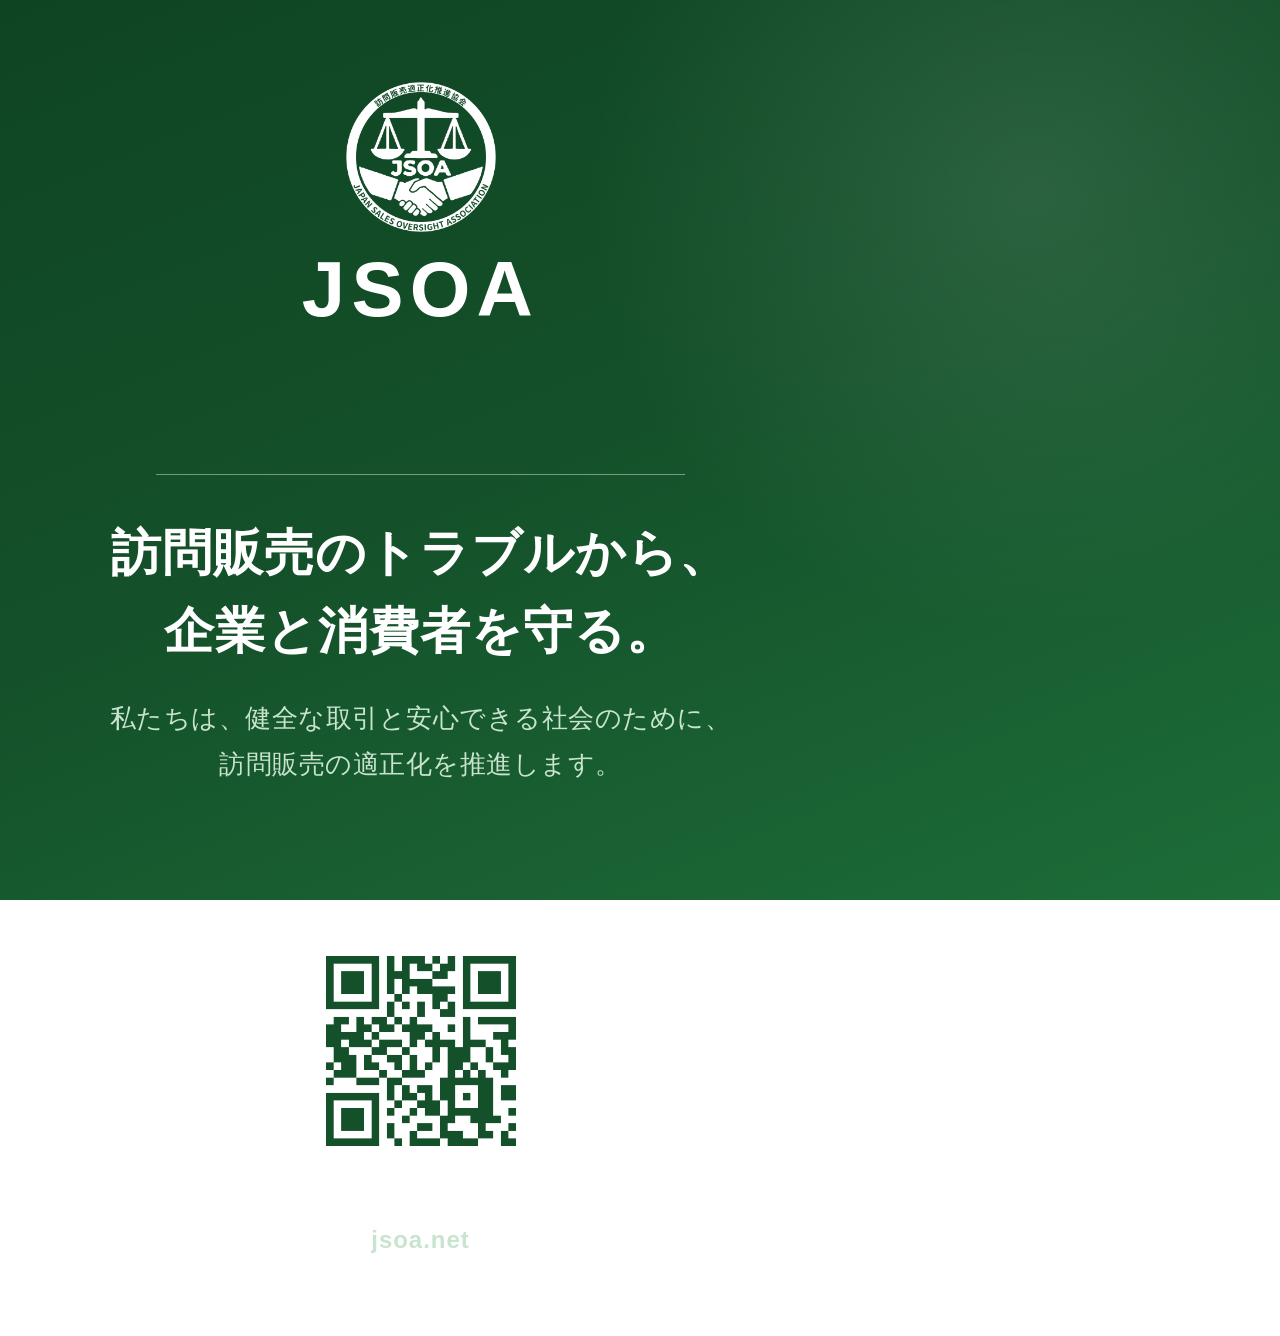
<file: design/namecard/back.html>
<!DOCTYPE html><html lang="ja"><head><meta charset="UTF-8">
<!-- JSOA 名刺 裏面
     縦型 仕上がり 55×91mm ／ 塗り足し 3mm ／ 350dpi
     カンバス 841×1336px（塗り足し込み）
       仕上がり線 …… 内側 41px ／ 安全領域 …… さらに内側 41px
     背景は塗り足しいっぱいまで敷く（断裁ズレで白フチが出ないように） -->
<style>
  *{box-sizing:border-box;margin:0;padding:0}
  body{width:841px;height:1336px;overflow:hidden;
    font-family:"Noto Sans JP","Noto Sans CJK JP",sans-serif;
    -webkit-font-smoothing:antialiased}
  .bg{position:absolute;inset:0;
    background:linear-gradient(158deg,#0f4423 0%,#14512a 48%,#1d6d38 100%)}
  /* 右上の光。単調な面を避けるためだけの弱い陰影 */
  .bg::after{content:"";position:absolute;top:-260px;right:-200px;
    width:900px;height:900px;border-radius:50%;
    background:radial-gradient(circle,rgba(255,255,255,.10) 0%,rgba(255,255,255,0) 70%)}
  .safe{position:absolute;left:82px;top:82px;width:677px;height:1172px;
    display:flex;flex-direction:column;align-items:center;
    justify-content:space-between;text-align:center;color:#fff}

  .mark img{width:150px;height:150px;display:block;margin:0 auto}
  .mark .wm{margin-top:18px;font-size:78px;font-weight:900;line-height:1;letter-spacing:.08em}

  .msg{width:100%}
  .msg hr{border:0;height:1px;background:rgba(255,255,255,.42);margin:0 auto 40px;width:78%}
  .msg h2{font-size:50px;font-weight:700;line-height:1.55;letter-spacing:.02em}
  .msg p{margin-top:26px;font-size:26px;font-weight:500;line-height:1.75;
    color:#c8e4ce;letter-spacing:.02em}

  .qr{display:flex;flex-direction:column;align-items:center}
  .qr .panel{width:236px;height:236px;background:#fff;border-radius:14px;
    display:flex;align-items:center;justify-content:center}
  .qr .panel img{width:190px;height:190px;display:block}
  .qr .cap{margin-top:18px;font-size:25px;font-weight:500;letter-spacing:.03em}
  .qr .url{margin-top:6px;font-size:24px;font-weight:700;color:#c8e4ce;letter-spacing:.04em}
</style></head><body>
<div class="bg"></div>
<div class="safe">
  <div class="mark">
    <img src="../../assets/images/LOGO-white.png" alt="">
    <div class="wm">JSOA</div>
  </div>

  <div class="msg">
    <hr>
    <h2>訪問販売のトラブルから、<br>企業と消費者を守る。</h2>
    <p>私たちは、健全な取引と安心できる社会のために、<br>訪問販売の適正化を推進します。</p>
  </div>

  <div class="qr">
    <div class="panel"><img src="qr.png" alt=""></div>
    <p class="cap">JSOA 公式サイト</p>
    <p class="url">jsoa.net</p>
  </div>
</div>
</body></html>
</file>
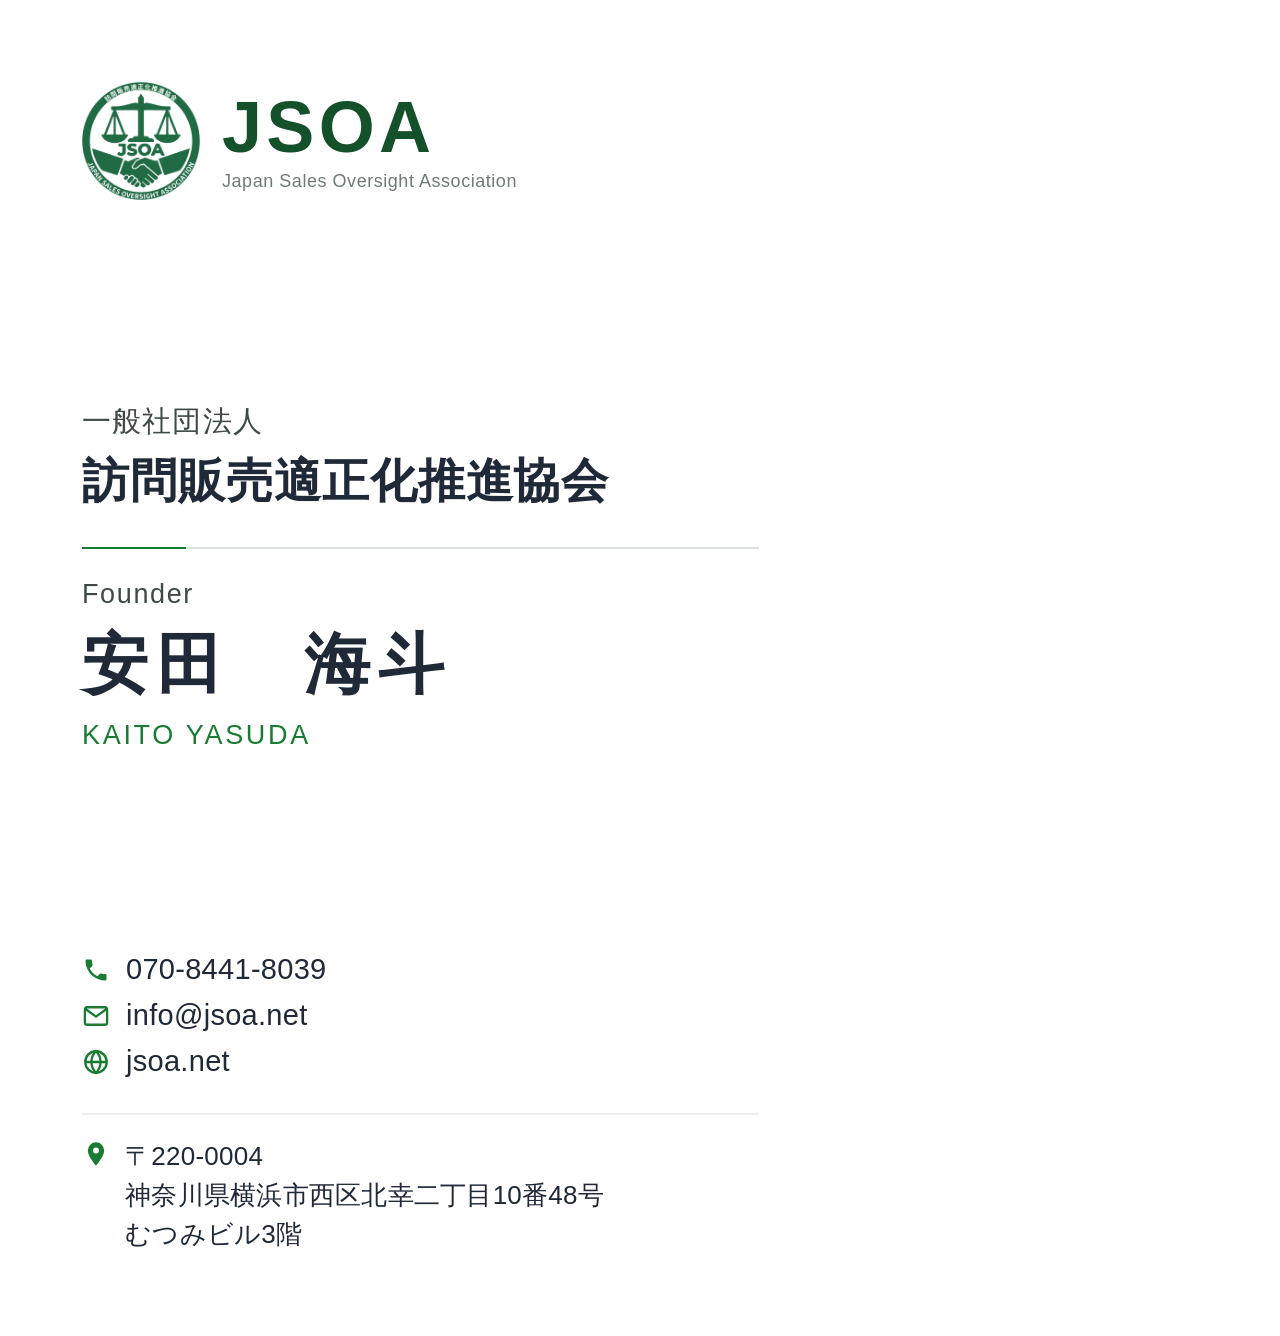
<file: design/namecard/front-yasuda.html>
<!DOCTYPE html><html lang="ja"><head><meta charset="UTF-8">
<!-- JSOA 名刺 表面（安田 海斗 さん用）
     front.html（亀井さん用）と同じ版。氏名・肩書きだけ差し替えています。
     縦型 仕上がり 55×91mm ／ 塗り足し 3mm ／ 350dpi
     カンバス 841×1336px（塗り足し込み）
       仕上がり線 …… 内側 41px
       安全領域   …… さらに内側 41px（文字はこの内側に収める）
     文字サイズは pt 換算（350dpi では 1pt = 4.861px）でコメントに併記 -->
<style>
  *{box-sizing:border-box;margin:0;padding:0}
  body{width:841px;height:1336px;overflow:hidden;background:#fff;
    font-family:"Noto Sans JP","Noto Sans CJK JP",sans-serif;
    color:#1f2937;-webkit-font-smoothing:antialiased}
  .safe{position:absolute;left:82px;top:82px;width:677px;height:1172px;
    display:flex;flex-direction:column;justify-content:space-between}

  /* --- ロゴ＋ワードマーク --- */
  .lock{display:flex;align-items:center;gap:22px}
  .lock img{width:118px;height:118px;display:block;flex:none}
  .wm{font-size:72px;font-weight:900;line-height:1;color:#14512a;letter-spacing:.06em}
  .wm-en{margin-top:8px;font-size:18px;font-weight:500;color:#6f7b74;letter-spacing:.03em}

  /* --- 法人名 --- */
  .org{margin-top:0}
  .org-pre{font-size:29px;font-weight:500;color:#3f4a44;letter-spacing:.04em}
  .org-name{margin-top:8px;font-size:47px;font-weight:700;letter-spacing:.02em}

  /* --- 罫線（左に緑のアクセント） --- */
  .rule{position:relative;height:2px;background:#dde2df;margin:34px 0 30px}
  .rule::before{content:"";position:absolute;left:0;top:0;width:104px;height:2px;background:#1a7c32}

  /* --- 氏名 --- */
  .role{font-size:27px;font-weight:500;color:#3f4a44;letter-spacing:.06em}
  .name{margin-top:10px;font-size:66px;font-weight:700;letter-spacing:.12em}
  .name-en{margin-top:10px;font-size:27px;font-weight:500;color:#1a7c32;letter-spacing:.1em}

  /* --- 連絡先 --- */
  .contact{display:flex;flex-direction:column;gap:13px}
  .row{display:flex;align-items:center;gap:16px;font-size:29px;letter-spacing:.01em}
  .row svg{width:28px;height:28px;flex:none}
  .addr{margin-top:22px;padding-top:22px;border-top:2px solid #eceeed;
    display:flex;gap:15px;align-items:flex-start}
  .addr svg{width:28px;height:28px;flex:none;margin-top:3px}
  .addr p{font-size:26px;line-height:1.5;letter-spacing:.01em}
</style></head><body>
<div class="safe">
  <div class="lock">
    <img src="../../assets/images/LOGO.png" alt="">
    <div>
      <div class="wm">JSOA</div>
      <div class="wm-en">Japan Sales Oversight Association</div>
    </div>
  </div>

  <div class="mid">
    <div class="org">
      <p class="org-pre">一般社団法人</p>
      <p class="org-name">訪問販売適正化推進協会</p>
    </div>

    <div class="rule"></div>

    <p class="role">Founder</p>
    <p class="name">安田　海斗</p>
    <p class="name-en">KAITO YASUDA</p>
  </div>

  <div class="contact">
    <div class="row">
      <svg viewBox="0 0 24 24" fill="#1a7c32"><path d="M6.6 10.8a15.1 15.1 0 0 0 6.6 6.6l2.2-2.2a1 1 0 0 1 1-.25 11.4 11.4 0 0 0 3.6.57 1 1 0 0 1 1 1V20a1 1 0 0 1-1 1A17 17 0 0 1 3 4a1 1 0 0 1 1-1h3.5a1 1 0 0 1 1 1 11.4 11.4 0 0 0 .57 3.6 1 1 0 0 1-.25 1z"/></svg>
      <span>070-8441-8039</span>
    </div>
    <div class="row">
      <svg viewBox="0 0 24 24" fill="none" stroke="#1a7c32" stroke-width="2"><rect x="2.5" y="4.5" width="19" height="15" rx="2"/><path d="m3 6 9 6.5L21 6"/></svg>
      <span>info@jsoa.net</span>
    </div>
    <div class="row">
      <svg viewBox="0 0 24 24" fill="none" stroke="#1a7c32" stroke-width="2"><circle cx="12" cy="12" r="9.2"/><path d="M2.8 12h18.4M12 2.8c2.6 2.6 3.9 6 3.9 9.2s-1.3 6.6-3.9 9.2c-2.6-2.6-3.9-6-3.9-9.2S9.4 5.4 12 2.8z"/></svg>
      <span>jsoa.net</span>
    </div>
    <div class="addr">
      <svg viewBox="0 0 24 24" fill="#1a7c32"><path d="M12 2a7 7 0 0 0-7 7c0 5.2 7 13 7 13s7-7.8 7-13a7 7 0 0 0-7-7zm0 9.6A2.6 2.6 0 1 1 12 6.4a2.6 2.6 0 0 1 0 5.2z"/></svg>
      <p>〒220-0004<br>神奈川県横浜市西区北幸二丁目10番48号<br>むつみビル3階</p>
    </div>
  </div>
</div>
</body></html>
</file>
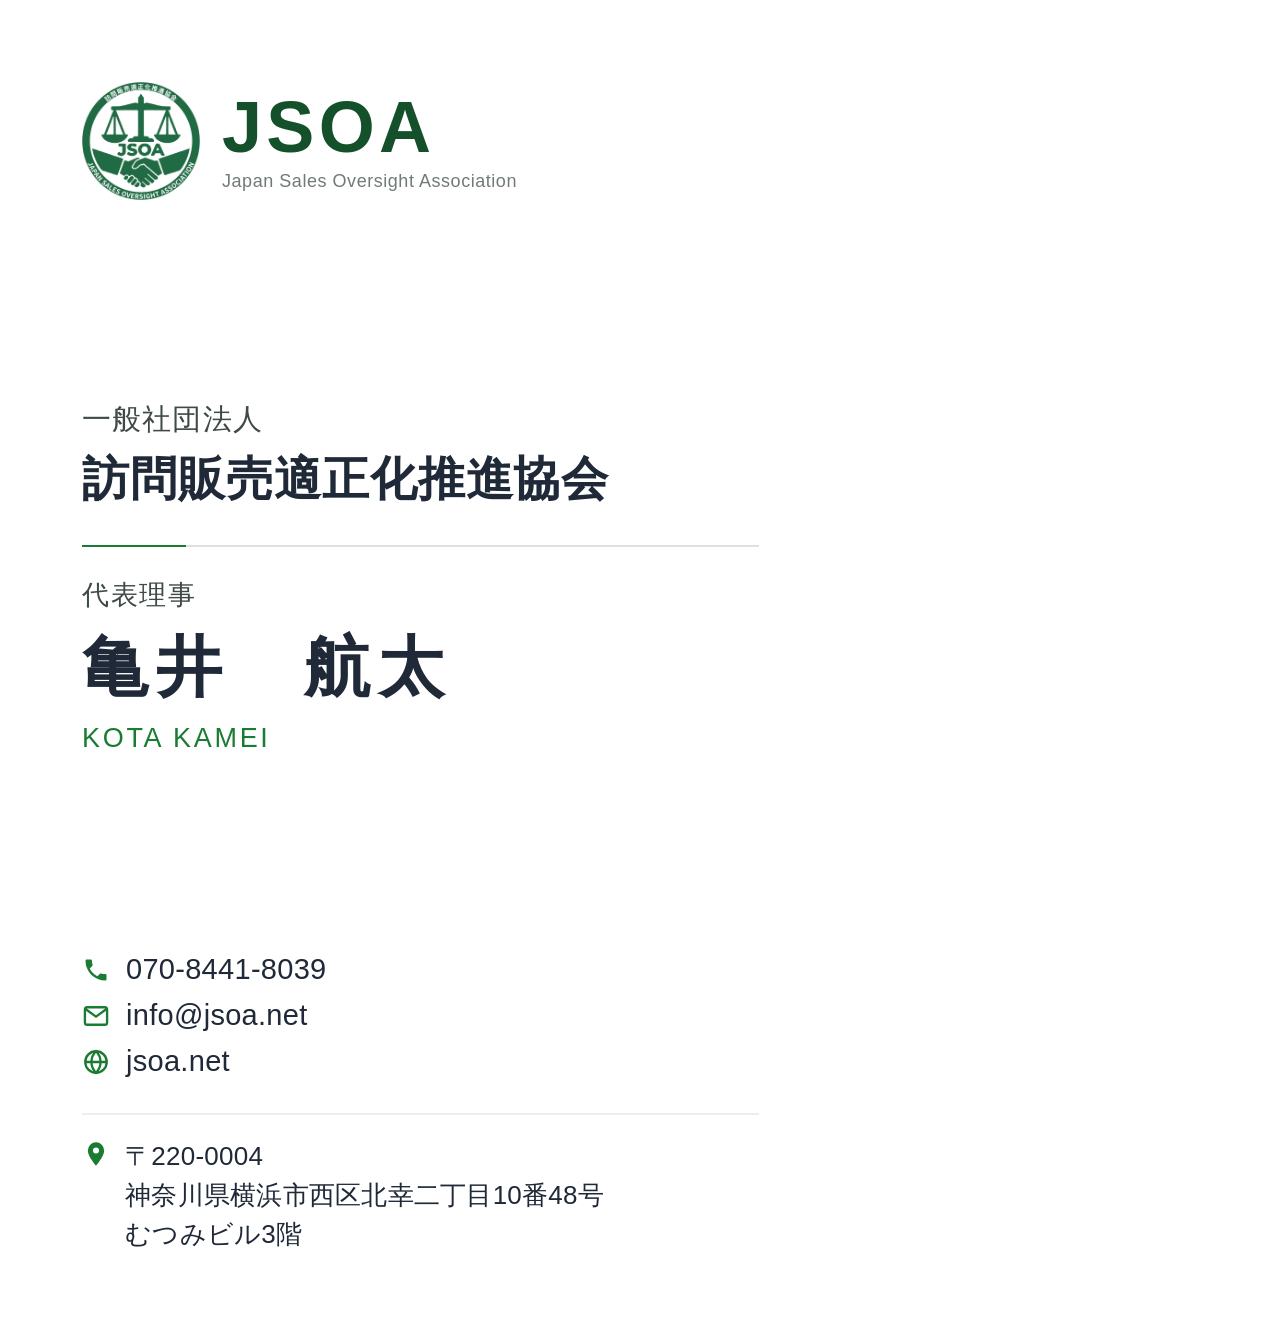
<file: design/namecard/front.html>
<!DOCTYPE html><html lang="ja"><head><meta charset="UTF-8">
<!-- JSOA 名刺 表面
     縦型 仕上がり 55×91mm ／ 塗り足し 3mm ／ 350dpi
     カンバス 841×1336px（塗り足し込み）
       仕上がり線 …… 内側 41px
       安全領域   …… さらに内側 41px（文字はこの内側に収める）
     文字サイズは pt 換算（350dpi では 1pt = 4.861px）でコメントに併記 -->
<style>
  *{box-sizing:border-box;margin:0;padding:0}
  body{width:841px;height:1336px;overflow:hidden;background:#fff;
    font-family:"Noto Sans JP","Noto Sans CJK JP",sans-serif;
    color:#1f2937;-webkit-font-smoothing:antialiased}
  .safe{position:absolute;left:82px;top:82px;width:677px;height:1172px;
    display:flex;flex-direction:column;justify-content:space-between}

  /* --- ロゴ＋ワードマーク --- */
  .lock{display:flex;align-items:center;gap:22px}
  .lock img{width:118px;height:118px;display:block;flex:none}
  .wm{font-size:72px;font-weight:900;line-height:1;color:#14512a;letter-spacing:.06em}
  .wm-en{margin-top:8px;font-size:18px;font-weight:500;color:#6f7b74;letter-spacing:.03em}

  /* --- 法人名 --- */
  .org{margin-top:0}
  .org-pre{font-size:29px;font-weight:500;color:#3f4a44;letter-spacing:.04em}
  .org-name{margin-top:8px;font-size:47px;font-weight:700;letter-spacing:.02em}

  /* --- 罫線（左に緑のアクセント） --- */
  .rule{position:relative;height:2px;background:#dde2df;margin:34px 0 30px}
  .rule::before{content:"";position:absolute;left:0;top:0;width:104px;height:2px;background:#1a7c32}

  /* --- 氏名 --- */
  .role{font-size:27px;font-weight:500;color:#3f4a44;letter-spacing:.06em}
  .name{margin-top:10px;font-size:66px;font-weight:700;letter-spacing:.12em}
  .name-en{margin-top:10px;font-size:27px;font-weight:500;color:#1a7c32;letter-spacing:.1em}

  /* --- 連絡先 --- */
  .contact{display:flex;flex-direction:column;gap:13px}
  .row{display:flex;align-items:center;gap:16px;font-size:29px;letter-spacing:.01em}
  .row svg{width:28px;height:28px;flex:none}
  .addr{margin-top:22px;padding-top:22px;border-top:2px solid #eceeed;
    display:flex;gap:15px;align-items:flex-start}
  .addr svg{width:28px;height:28px;flex:none;margin-top:3px}
  .addr p{font-size:26px;line-height:1.5;letter-spacing:.01em}
</style></head><body>
<div class="safe">
  <div class="lock">
    <img src="../../assets/images/LOGO.png" alt="">
    <div>
      <div class="wm">JSOA</div>
      <div class="wm-en">Japan Sales Oversight Association</div>
    </div>
  </div>

  <div class="mid">
    <div class="org">
      <p class="org-pre">一般社団法人</p>
      <p class="org-name">訪問販売適正化推進協会</p>
    </div>

    <div class="rule"></div>

    <p class="role">代表理事</p>
    <p class="name">亀井　航太</p>
    <p class="name-en">KOTA KAMEI</p>
  </div>

  <div class="contact">
    <div class="row">
      <svg viewBox="0 0 24 24" fill="#1a7c32"><path d="M6.6 10.8a15.1 15.1 0 0 0 6.6 6.6l2.2-2.2a1 1 0 0 1 1-.25 11.4 11.4 0 0 0 3.6.57 1 1 0 0 1 1 1V20a1 1 0 0 1-1 1A17 17 0 0 1 3 4a1 1 0 0 1 1-1h3.5a1 1 0 0 1 1 1 11.4 11.4 0 0 0 .57 3.6 1 1 0 0 1-.25 1z"/></svg>
      <span>070-8441-8039</span>
    </div>
    <div class="row">
      <svg viewBox="0 0 24 24" fill="none" stroke="#1a7c32" stroke-width="2"><rect x="2.5" y="4.5" width="19" height="15" rx="2"/><path d="m3 6 9 6.5L21 6"/></svg>
      <span>info@jsoa.net</span>
    </div>
    <div class="row">
      <svg viewBox="0 0 24 24" fill="none" stroke="#1a7c32" stroke-width="2"><circle cx="12" cy="12" r="9.2"/><path d="M2.8 12h18.4M12 2.8c2.6 2.6 3.9 6 3.9 9.2s-1.3 6.6-3.9 9.2c-2.6-2.6-3.9-6-3.9-9.2S9.4 5.4 12 2.8z"/></svg>
      <span>jsoa.net</span>
    </div>
    <div class="addr">
      <svg viewBox="0 0 24 24" fill="#1a7c32"><path d="M12 2a7 7 0 0 0-7 7c0 5.2 7 13 7 13s7-7.8 7-13a7 7 0 0 0-7-7zm0 9.6A2.6 2.6 0 1 1 12 6.4a2.6 2.6 0 0 1 0 5.2z"/></svg>
      <p>〒220-0004<br>神奈川県横浜市西区北幸二丁目10番48号<br>むつみビル3階</p>
    </div>
  </div>
</div>
</body></html>
</file>
<file: assets/css/style.css>
@charset "UTF-8";
/* ==========================================================================
   JSOA LP
   Figma: Desktop - FINAL (1440x5706) / Mobile - FINAL (390x4644)
   数値は design/reference/figma/ の書き出しから実測した値。
   PC は 1440 実寸を min(Xvw, Ypx) で表現し、768px まで比例縮小。
   SP は Mobile - FINAL の実測値を px 固定。
   ========================================================================== */

/* ---------- 1. Reset ---------- */
*,*::before,*::after{box-sizing:border-box}
html{-webkit-text-size-adjust:100%}
body,h1,h2,h3,h4,p,ul,ol,li,figure{margin:0;padding:0}
ul,ol{list-style:none}
img,svg,picture{display:block;max-width:100%}
img{height:auto}
a{color:inherit;text-decoration:none}
.sprite{display:none}
/* アイコン用の span は inline のままだと width/height が効かないため block 化 */
/* シールドの分割線は背景色で抜く（PCは白地、SPは淡いグリーンのカード上） */
.ico-gap{fill:none;stroke:var(--icon-gap,#fff)}
@media (max-width:767px){.mcard{--icon-gap:var(--green-pale)}}
.pcard__icon,.stat__icon,.chart__headingIcon,.stat__warnIcon,.mcard__icon,
.cmp__actorIcon,.cmp__stepIcon,.cmp__listIcon,.cmp__resultIcon{display:block}

/* ---------- 2. Design tokens ---------- */
:root{
  /* Palette（Figma 実測） */
  /* Figma は緑を用途ごとに使い分けているため、実測値をそれぞれ保持する */
  --green:#1a7c32;            /* CTA帯ボタン・比較セクションのアイコン */
  --green-hero-btn:#449e47;   /* ヒーローのボタン */
  --green-h2:#0f6d30;         /* 「こんなお悩みありませんか？」 */
  --green-card:#2e7d32;       /* メリットカードの見出し */
  --green-card-icon:#14ae5c;  /* メリットカードのアイコン */
  --green-jsoa:#21c560;       /* 関係図・縦フローの JSOA */
  --green-after:#045d10;      /* 比較セクション「JSOA加入後」ラベル */
  --green-footer:#3f8f48;     /* フッター */
  --green-pale:#e8f5e9;       /* ヒーロー左パネル・メリットカード */
  --green-tint:#f5f8f6;       /* 比較セクション右パネル・CTA帯 */
  --green-edge:#8dc63f;       /* SPの左右フチのライン（Figmaにはない追加） */
  --orange:#ff8903;           /* 見出しの強調 */
  --orange-chart:#fe7200;     /* グラフ見出し */
  --orange-bar:#fe8109;       /* グラフ・大きな数字・アイコン */
  --orange-strong:#fe5400;    /* 「これまで」ラベル */
  --cream:#fdf5ed;            /* 相談件数ブロック左パネル */
  --cream-tint:#fef8f2;       /* 比較セクション左パネル */
  --stat-bg:#fffdfb;          /* 相談件数ブロック地色 */
  --stat-border:#fcdfae;
  --stat-rule:#fdcc94;
  --card-border:#d1d5db;
  --text:#000;
  --text-muted:#464646;
  --white:#fff;

  /* Type（SP = Mobile - FINAL 実測） */
  --fs-h1:30px;      --lh-h1:36px;
  --fs-h2:24px;
  --fs-eyebrow:14px;
  --fs-herolead:14px;  --lh-herolead:17px;
  --fs-sublead:12px;   --lh-sublead:14px;
  --fs-card4:24px;     --lh-card4:29px;
  --fs-card4note:16px; --lh-card4note:19px;
  --fs-card3:24px;
  --fs-body:16px;
  --fs-small:12px;
  --fs-nav:14px;

  /* Layout */
  --container:1360px;
  --gutter:10px;
  --radius:10px;
}
@media (min-width:768px){
  :root{
    --fs-h1:min(2.951vw,42.5px);      --lh-h1:1.22;
    --fs-h2:min(2.951vw,42.5px);
    --fs-eyebrow:min(1.889vw,27.2px);
    --fs-herolead:min(0.944vw,13.6px);  --lh-herolead:1.2;
    --fs-sublead:min(1.417vw,20.4px);   --lh-sublead:1.21;
    --fs-card4:min(2.243vw,32.3px);     --lh-card4:1.21;
    --fs-card4note:min(1.417vw,20.4px); --lh-card4note:1.21;
    --fs-card3:min(2.066vw,29.8px);
    --fs-body:min(1.417vw,20.4px);
    --fs-small:min(1.299vw,18.7px);
    --fs-nav:min(0.944vw,13.6px);
    --gutter:40px;
    --radius:16px;
  }
}

/* ---------- 3. Base ---------- */
/* SP だけ、画面の左右に黄緑のフチを付けて全体を締める。
   Figma にはない追加（クライアントのご要望）。
   body の border にしているので、線は「上に重なる」のではなく
   幅を取る。中身が自動的に内側へ寄るため、画面の端ぎりぎりに置いた
   ブロック（相談件数のカードなど）と線が重ならない。
   スティッキーCTAは position:fixed なので画面幅いっぱいのままで、
   線の上に乗る（浮いている要素の上を線が横切ると貼り付いて見えるため）。
   PC は左右の余白が広く、線を引くと逆に間延びして見えるため入れていない。 */
@media (max-width:767px){
  body{
    border-left:8px solid var(--green-edge);
    border-right:8px solid var(--green-edge);
  }
}

body{
  font-family:"Noto Sans JP",-apple-system,BlinkMacSystemFont,"Hiragino Kaku Gothic ProN","Yu Gothic",Meiryo,sans-serif;
  font-size:var(--fs-body);font-weight:400;line-height:1.6;
  color:var(--text);background:var(--white);
}
.container{width:100%;max-width:calc(var(--container) + var(--gutter)*2);margin-inline:auto;padding-inline:var(--gutter)}
.pc-only{display:none}
@media (min-width:768px){
  .sp-only{display:none !important}
  .pc-only{display:block}
}
.h2{font-size:var(--fs-h2);font-weight:700;line-height:1.2;text-align:center}
@media (max-width:767px){.problems .h2{font-size:26px}}
.h2--green{color:var(--green-h2)}
.u-orange{color:var(--orange)}
/* サブ見出し。上の余白は既定でここに持たせる。
   指定がないセクションが見出しに張り付いていたため、
   セクションごとに書くのをやめて共通の値にした */
.section__lead{text-align:center;font-weight:700;margin-top:16px;
  font-size:var(--fs-sublead);line-height:var(--lh-sublead)}
@media (min-width:768px){.section__lead{margin-top:min(1.6vw,23px)}}
/* 「こんなお悩み〜」だけは Figma で大きく空いているのでそのまま */
.problems .section__lead{margin-top:31px}
@media (min-width:768px){.problems .section__lead{margin-top:min(3.9vw,56px)}}

/* ---------- 4. Button ---------- */
.btn{display:inline-flex;align-items:center;justify-content:center;gap:.5em;
  font-weight:700;line-height:1.3;border-radius:4px;transition:opacity .2s}
.btn--primary{background:var(--green);color:var(--white)}
.btn--primary:hover{opacity:.88}
.btn__icon,.btn__arrow{width:1.15em;height:1.15em;flex:none;fill:none;stroke:currentColor}
.btn__arrow{width:.9em;height:.9em;margin-left:.4em}
.btn--block{width:100%}
.hero__cta{font-size:16px;padding:14px 26px;background:var(--green-hero-btn)}
.btn--lg{font-size:14px;padding:13px 22px}
@media (min-width:768px){
  .hero__cta{font-size:min(1.299vw,18.7px);padding:min(1.32vw,19px) min(2.71vw,39px)}
  .btn--lg{font-size:min(1.299vw,18.7px);padding:min(1.32vw,19px) min(2.4vw,35px);border-radius:5px}
}

/* オンライン加盟申込（https://app.jsoa.net/apply）への導線。
   既存の「資料請求・お問い合わせ」（data-cta）とは別のボタンとして並べる */
.hero__ctas{display:flex;flex-wrap:wrap;gap:10px}
.hero__cta--apply{background:var(--green)}
.hero__note{font-size:12px;line-height:1.5}
.btn--apply{background:var(--green-hero-btn)}
.ctaband__btns{display:flex;flex-wrap:wrap;justify-content:center;gap:8px}
.nav__apply{padding:8px 14px;color:var(--white)}
.nav__list a.nav__apply:hover{color:var(--white)}
@media (max-width:767px){
  .hero__ctas{flex-direction:column;align-items:stretch;margin-top:32px}
  .hero__ctas .hero__cta{margin-top:0}
  .hero__note{margin-top:8px;margin-bottom:20px;font-size:11px}
  .ctaband__btns{margin-top:7px;flex-direction:column;align-items:center;gap:6px}
  .ctaband .ctaband__btns .btn{margin-top:0}
}
@media (min-width:768px){
  .hero__ctas{margin-top:min(2.43vw,35px);gap:min(1.1vw,16px)}
  .hero__ctas .hero__cta{margin-top:0}
  .hero__note{margin-top:min(.8vw,12px);font-size:min(1.0vw,14px);color:var(--text-muted)}
  .ctaband__btns{flex:none;gap:min(1.1vw,16px)}
  .ctaband .ctaband__btns .btn{margin-top:0}
}

/* ---------- 5. Header（PCのみ / Figma: 高さ80px） ---------- */
.header{background:var(--white)}
.header__inner{max-width:calc(var(--container) + var(--gutter)*2);margin-inline:auto;
  height:min(5.56vw,80px);padding-left:min(.83vw,12px);padding-right:min(3.6vw,52px);
  display:flex;align-items:center;justify-content:space-between}
.header__logo img{width:min(3.9vw,56px);height:min(3.9vw,56px)}
.nav__list{display:flex;align-items:center;gap:min(1.11vw,16px);
  font-size:var(--fs-nav);font-weight:700}
.nav__list a:hover{color:var(--green)}
@media (max-width:767px){.header{display:none}}

/* ---------- 6. Hero ---------- */
/* SP: 370px幅の写真の上にテキスト（Figma: 546px高） */
@media (max-width:767px){
  /* height ではなく min-height。390px では Figma と同じ 546px のままで、
     狭い端末で見出しが1行増えてもボタンが切れずに伸びる */
  .hero{position:relative;margin:0 10px;min-height:546px;display:flex;align-items:flex-start;overflow:hidden}
  .hero__media{position:absolute;inset:0;z-index:-2}
  .hero__media picture,.hero__media img{width:100%;height:100%}
  .hero__media img{object-fit:cover;object-position:38% 8%}
  .hero::after{content:"";position:absolute;inset:0;z-index:-1;background:
    linear-gradient(180deg,rgba(6,20,11,.62) 0%,rgba(6,20,11,.16) 14%,
      rgba(6,20,11,.16) 34%,rgba(6,20,11,.52) 46%,rgba(6,20,11,.62) 100%)}
  .hero__panel{width:100%}
  .hero__body{padding:22px 10px 0;color:var(--white);text-shadow:0 1px 4px rgba(0,0,0,.5)}
  .hero__title{margin-top:198px}
  .hero__lead{margin-top:23px}
  .hero__cta{margin-top:32px}
}
/* PC: 左に #e8f5e9 のパネル、右に写真（Figma: 高さ820px / 50:50） */
@media (min-width:768px){
  .hero{background:var(--green-pale);display:grid;grid-template-columns:1fr 1fr;
    min-height:min(56.9vw,820px);overflow:hidden}
  .hero__panel{display:flex;align-items:flex-start}
  .hero__body{width:100%;padding-top:min(16.4vw,236px);
    padding-left:max(var(--gutter),calc((100vw - var(--container))/2));
    padding-right:min(2.8vw,40px)}
  .hero__media picture,.hero__media img{width:100%;height:100%}
  .hero__media img{object-fit:cover;object-position:50% 24%}
  .hero__title{margin-top:min(3.19vw,46px)}
  .hero__lead{margin-top:min(2.36vw,34px)}
  .hero__cta{margin-top:min(2.43vw,35px)}
}
.hero__eyebrow{font-size:var(--fs-eyebrow);font-weight:700;line-height:1.2}
.hero__title{font-size:var(--fs-h1);font-weight:700;line-height:var(--lh-h1)}
.hero__lead{font-size:var(--fs-herolead);line-height:var(--lh-herolead)}

/* ---------- 7. Section paddings（Figma の縦位置から） ---------- */
.problems{padding-top:min(7.8vw,112px);padding-bottom:min(3.1vw,44px)}
.flowsec{padding-top:min(3.1vw,45px);padding-bottom:min(4.9vw,70px)}
.merits{padding-top:min(4.9vw,71px);padding-bottom:min(3.9vw,56px)}
.compare{padding-top:min(3.96vw,57px);padding-bottom:min(3.9vw,56px)}
/* 加盟店の声。CTA帯をこのセクションの末尾に置いているので、下の余白は詰める。
   CTA帯が比較セクションから抜けたぶん、.compare の padding-bottom を広げている */
.voices{padding-top:min(4.2vw,60px);padding-bottom:min(1.88vw,27px)}
@media (max-width:767px){
  .problems{padding-top:46px;padding-bottom:19px}
  .flowsec{padding-top:19px;padding-bottom:30px}
  .merits{padding-top:48px;padding-bottom:48px}
  .compare{padding-top:45px;padding-bottom:40px}
  .voices{padding-top:44px;padding-bottom:14px}
}

/* ---------- 8. 4枚カード（お悩み） ---------- */
.pcards{display:grid}
.pcard__icon{color:var(--orange-bar)}
.pcard__icon svg{width:100%;height:100%}
.pcard__title{font-size:var(--fs-card4);font-weight:700;line-height:var(--lh-card4)}
.pcard__note{font-size:var(--fs-card4note);line-height:var(--lh-card4note)}
/* メリット3枚（.mcards）と対になる形。アイコンは枠の外、枠の中に
   見出しと補足を入れる。角丸なし・枠線なしのベタ面で、色だけ
   オレンジ系（メリット側は緑系）にして「課題」と「解決」を対比させる。
   Figma は白地＋枠線＋角丸で、補足は枠の外にあった。 */
@media (max-width:767px){
  .pcards{margin-top:40px;gap:13px;grid-template-columns:minmax(0,1fr)}
  .pcard{position:relative;width:330px;max-width:100%;margin-inline:auto;
    background:var(--cream-tint);padding:18px 16px 20px;text-align:center}
  .pcard__icon{position:absolute;left:13px;top:18px;width:48px;height:48px}
  .pcard__box{padding-left:46px}
  .pcard__note{margin-top:14px}
}
@media (min-width:768px){
  .pcards{margin-top:min(7.8vw,112px);grid-template-columns:repeat(4,1fr);gap:min(1.94vw,28px)}
  .pcard{height:100%;display:flex;flex-direction:column;align-items:center;text-align:center}
  .pcard__icon{width:min(4.17vw,60px);height:min(4.17vw,60px);margin-bottom:min(.76vw,11px)}
  /* 高さは内容に合わせ、4枚はグリッドが伸ばして揃える */
  .pcard__box{width:100%;flex:1;background:var(--cream-tint);
    display:flex;flex-direction:column;
    padding:min(1.46vw,21px) min(1.11vw,16px) min(1.94vw,28px)}
  /* 補足は枠の下端に揃える。見出しの行数が違っても高さが揃う */
  .pcard__note{margin-top:auto;padding-top:min(2.2vw,32px)}
}

/* ---------- 9. 相談件数ブロック（Figma: 1260x692） ---------- */
.stat{background:var(--stat-bg);border:1px solid var(--stat-border);border-radius:var(--radius);overflow:hidden}
.stat__lead{background:var(--cream);text-align:center}
.stat__icon{width:44px;height:44px;margin:0 auto 12px;color:var(--orange-bar)}
.stat__icon svg{width:100%;height:100%}
.stat__headline{font-weight:700}
.stat__figure{display:flex;align-items:baseline;justify-content:center;line-height:1}
.stat__num{font-weight:700;color:var(--orange-bar);letter-spacing:-.03em}
.stat__unit{font-weight:700}
.stat__note b{color:var(--orange-bar);font-weight:700}
.chart__heading{display:flex;align-items:center;font-weight:700;color:var(--orange-chart);line-height:1.25}
.chart__headingIcon{display:none;flex:none;color:var(--orange-bar)}
.chart__headingIcon svg{width:100%;height:100%}
.stat__warn{display:flex;align-items:center;gap:14px;background:#fdeee0;border-radius:8px}
.stat__warnIcon{flex:none;color:var(--orange-bar)}
.stat__warnIcon svg{width:100%;height:100%}
.stat__warn b{color:var(--orange);font-weight:700}
.stat__source{text-align:center;color:var(--text-muted)}

/* SP: 縦積み（Figma: 370x821） */
@media (max-width:767px){
  .stat{margin-top:27px}
  .stat__lead{padding:22px 20px 20px}
  .stat__icon{width:28px;height:30px;margin-bottom:9px}
  .stat__headline{font-size:18px;line-height:22px}
  .stat__label{margin-top:17px;font-size:13px;line-height:19px}
  /* SP は「7.9」と「万件」を縦に積む（Figma） */
  .stat__figure{margin-top:17px;flex-direction:column;align-items:center}
  .stat__num{font-size:103px;line-height:.88}
  .stat__unit{font-size:27px;margin-top:12px}
  .stat__note{margin-top:13px;font-size:14px;line-height:24px}
  .stat__chart{padding:30px 20px 20px}
  .chart__heading{justify-content:center;flex-wrap:wrap;text-align:center;
    font-size:15px;line-height:18px}
  .chart__badge{display:inline-block;margin-left:.4em;padding:.15em .7em;border-radius:999px;
    background:var(--orange-bar);color:var(--white);font-size:.85em;vertical-align:middle}
  .stat__warn{margin-top:14px;padding:10px 12px;gap:10px}
  .stat__warnIcon{width:26px;height:26px}
  .stat__warn p{font-size:11px;line-height:1.5}
  .stat__source{margin-top:16px;font-size:10px;line-height:13px}
}
/* PC: 左にクリームのパネル、右にグラフ、出典はブロック中央下 */
@media (min-width:768px){
  .stat{position:relative;width:min(87.5vw,1260px);margin:min(6.04vw,87px) auto 0;padding:0;
    display:grid;grid-template-columns:min(30.6vw,440px) 1fr;grid-template-areas:"lead chart" "src src"}
  /* クリームのパネルはブロックの全高（出典の行にもかかる）— Figma */
  .stat::before{content:"";position:absolute;left:0;top:0;bottom:0;
    width:min(30.6vw,440px);background:var(--cream)}
  .stat__lead{grid-area:lead;position:relative;background:none;
    padding:min(4.3vw,62px) min(1.7vw,24px) 0}
  .stat__headline{font-size:min(1.771vw,25.5px);line-height:1.57}
  .stat__label{position:relative;margin-top:min(2.08vw,30px);padding-top:min(2.29vw,33px);
    font-size:min(1.417vw,20.4px);line-height:1.5}
  .stat__label::before{content:"";position:absolute;top:0;left:50%;transform:translateX(-50%);
    width:min(8vw,115px);height:2px;background:var(--stat-rule)}
  .stat__figure{margin-top:min(.28vw,4px)}
  .stat__num{font-size:min(8.84vw,127.5px)}
  .stat__unit{font-size:min(3.06vw,44.2px);margin-left:min(1.7vw,24px)}
  .stat__note{margin-top:min(2.7vw,39px);font-size:min(1.417vw,20.4px);line-height:1.21}
  .stat__chart{grid-area:chart;position:relative;padding:min(2.5vw,36px) min(2.1vw,30px) 0}
  .chart__heading{font-size:min(1.535vw,22.1px)}
  .chart__headingIcon{display:block;width:min(3.19vw,46px);height:min(3.4vw,49px);
    margin-right:min(1.32vw,19px)}
  .chart__badge{font-size:min(1.181vw,17px)}
  .stat__source{grid-area:src;position:relative;margin-top:min(3.13vw,45px);
    padding-bottom:min(2.15vw,31px);font-size:min(1.299vw,18.7px);line-height:1.45}
}

/* ---------- 10. 棒グラフ（Figma: プロット高329 / 棒幅73 / ピッチ135） ---------- */
.chart{--plot-h:132px;margin-top:12px}
.chart__unitLabel{display:block;font-size:10px;margin-bottom:6px}
.chart__body{display:grid;grid-template-columns:auto 1fr;grid-template-rows:var(--plot-h) auto;column-gap:6px}
.chart__yaxis{position:relative;font-size:11px;text-align:right;min-width:1.6em}
.chart__yaxis span{position:absolute;right:0;bottom:calc(var(--p)*1%);transform:translateY(50%);line-height:1}
.chart__plot{position:relative;border-left:1px solid #888;border-bottom:1px solid #888}
.chart__grid{position:absolute;inset:0}
.chart__grid i{position:absolute;left:0;right:0;bottom:calc(var(--p)*1%);border-top:1px dashed #e7ded3}
.chart__series{position:absolute;inset:0;display:flex;align-items:flex-end}
.chart__series li{position:relative;flex:1;height:100%;display:flex;align-items:flex-end;justify-content:center}
.chart__val{position:absolute;left:50%;bottom:calc(var(--v)/10*100%);transform:translateX(-50%);
  margin-bottom:4px;font-size:11px;font-weight:700;white-space:nowrap;line-height:1}
.chart__val small{font-size:.8em;font-weight:700}
.chart__series li.is-current .chart__val{color:var(--orange)}
.chart__bar{width:54%;max-width:73px;height:calc(var(--v)/10*100%);
  background:linear-gradient(180deg,#fe9b2a 0%,var(--orange-bar) 100%)}
.chart__xaxis{grid-column:2;display:flex;padding-top:6px;font-size:10px}
.chart__xaxis li{flex:1;text-align:center;white-space:nowrap}
.chart__xaxis li.is-current{color:var(--orange);font-weight:700}
@media (min-width:768px){
  .chart{--plot-h:min(22.8vw,329px);margin-top:min(1.7vw,24px)}
  .chart__unitLabel{font-size:min(1.299vw,18.7px);margin-bottom:min(.9vw,13px)}
  .chart__body{column-gap:min(.8vw,12px)}
  .chart__yaxis{font-size:min(1.299vw,18.7px)}
  .chart__val{font-size:min(1.417vw,20.4px);margin-bottom:min(.7vw,10px)}
  .chart__xaxis{font-size:min(1.181vw,17px);padding-top:min(1.6vw,23px)}
  .chart__bar{background:var(--orange-bar)}
}

/* ---------- 11. ブリッジコピー（Figma: 38px / 前半のみオレンジ） ---------- */
.bridge{text-align:center;font-weight:700;line-height:1.21}
@media (max-width:767px){.bridge{margin-top:19px;font-size:19px}}
@media (min-width:768px){.bridge{margin-top:min(6.11vw,88px);font-size:min(2.243vw,32.3px)}}

/* ---------- 12. 第三者関係図 ---------- */
.triangle{width:100%;max-width:var(--container);margin:min(2.08vw,30px) auto 0;height:auto}
.tri-node{font-size:36px;font-weight:700;fill:var(--text)}
.tri-node--jsoa{font-size:50px;fill:var(--green-jsoa)}
.tri-label{font-size:24px;fill:var(--text)}

/* SPの三角図。viewBox 幅 354 = SPのコンテナ幅なので 1単位 = 1px。
   文字サイズの数値はそのまま画面上の px と一致する */
.trisp{width:100%;margin-top:34px;height:auto}
.trisp-node{font-size:17px;font-weight:700;fill:var(--text)}
.trisp-node--jsoa{font-size:24px;fill:var(--green-jsoa)}
.trisp-label{font-size:13px;fill:var(--text)}
/* 手で改行を入れている段落なので中央揃え（Figma もそうなっている）。
   指定が漏れていて PC・SP ともに左寄せになっていた */
.flowsec__text{text-align:center}
@media (max-width:767px){.flowsec__text{margin-top:38px;font-size:12px;line-height:1.17}}
@media (min-width:768px){
  .flowsec__text{margin-top:min(1.67vw,24px);font-size:min(1.417vw,20.4px);line-height:1.21;
    max-width:none}
}

/* ---------- 13. メリット3枚（Figma: アイコンは枠の外・角丸なし） ---------- */
.mcards{display:grid}
.mcard__icon{color:var(--green-card-icon)}
.mcard__icon svg{width:100%;height:100%}
.mcard__body{background:var(--green-pale)}
.mcard__title{font-size:var(--fs-card3);font-weight:700;color:var(--green-card);line-height:1.21;text-align:center}
.mcard__text{line-height:1.21}
@media (max-width:767px){
  .mcards{margin-top:37px;gap:19px;grid-template-columns:minmax(0,1fr)}
  .mcard{position:relative;width:330px;max-width:100%;margin-inline:auto;background:var(--green-pale);
    padding:18px 16px 20px}
  .mcard__icon{position:absolute;left:14px;top:20px;width:44px;height:44px}
  .mcard__body{background:none;padding-left:46px}
  .mcard__title{text-align:center}
  .mcard__text{margin-top:16px;font-size:16px;line-height:1.5;padding-left:14px}
}
@media (min-width:768px){
  .mcards{margin-top:min(5.97vw,86px);grid-template-columns:repeat(3,min(24.4vw,351px));
    gap:min(5.97vw,86px);justify-content:center}
  .mcard{display:flex;flex-direction:column;align-items:center}
  .mcard__icon{width:min(4.17vw,60px);height:min(4.17vw,60px);margin-bottom:min(.9vw,13px)}
  /* 高さは内容に合わせる。固定にしていたため、文言が短くなったときに
     下が大きく空いていた。3枚はグリッドが伸ばして揃える */
  .mcard__body{width:100%;flex:1;
    padding:min(1.46vw,21px) min(1.39vw,20px) min(1.94vw,28px)}
  .mcard__text{margin-top:min(2.2vw,32px);font-size:min(1.417vw,20.4px)}
}

/* ---------- 14. ビフォーアフター比較 ---------- */
@media (min-width:768px){
  .compare .h2{font-size:min(2.598vw,37.4px)}
  .compare .section__lead{font-weight:400;font-size:min(1.652vw,23.8px)}
}
@media (max-width:767px){
  /* Figma は1行14pxだが、他セクションの見出し（24〜26px）と揃えて2行に */
  .compare .section__lead{font-weight:400}
}
.cmp{display:grid}
.cmp__arrow{display:none}
.cmp__col{border-radius:var(--radius);overflow:hidden;display:flex;flex-direction:column}
.cmp__body{flex:1}
.cmp__col--before,.cmp__col--after{background:#fefefe;border:2px solid}
.cmp__col--before{border-color:#fedecf}
.cmp__col--after{border-color:#dde7e2}
.cmp__head{text-align:center;font-weight:700;line-height:1.3}
.cmp__col--before .cmp__head{background:#fef8f2;color:var(--orange-strong)}
.cmp__col--after .cmp__head{background:#f6f9f7;color:var(--green-after)}
.cmp__rel{display:flex;align-items:flex-start;justify-content:space-between;gap:6px}
.cmp__actor{display:flex;flex-direction:column;align-items:center;flex:none;text-align:center}
.cmp__actorIcon svg{width:100%;height:100%}
.cmp__col--before .cmp__actorIcon{color:var(--orange-bar)}
.cmp__col--after .cmp__actorIcon{color:var(--green)}
.cmp__actorName{font-weight:700;line-height:1.3;white-space:nowrap}
.cmp__actorName--jsoa small{display:block;font-weight:400;color:var(--text)}
.cmp__link{flex:1;display:flex;flex-direction:column;align-items:center;min-width:0}
.cmp__linkLabel{line-height:1.2;white-space:nowrap}
/* 連結線と矢頭（Figma: 線 5px / 矢頭 18x11） */
.cmp__line{position:relative;width:100%;height:var(--ln,1px);background:#555}
.cmp__line--to::after,.cmp__line--both::after{content:"";position:absolute;right:0;top:50%;
  transform:translateY(-50%);border-top:var(--ah,4px) solid transparent;
  border-bottom:var(--ah,4px) solid transparent;border-left:var(--al,4px) solid #555}
.cmp__line--both::before{content:"";position:absolute;left:0;top:50%;
  transform:translateY(-50%);border-top:var(--ah,4px) solid transparent;
  border-bottom:var(--ah,4px) solid transparent;border-right:var(--al,4px) solid #555}
.cmp__down{display:block;width:var(--ln,1px);background:#555;position:relative}
.cmp__down::after{content:"";position:absolute;bottom:calc(var(--dl,4px) * -1);left:50%;
  transform:translateX(-50%);border-left:var(--dh,4px) solid transparent;
  border-right:var(--dh,4px) solid transparent;border-top:var(--dl,4px) solid #555}
.cmp__steps li{display:flex;align-items:center;background:var(--white);
  border:1px solid var(--card-border);font-weight:700;line-height:1.4}
.cmp__col--before .cmp__steps li{border-color:#fef0e7}
.cmp__col--after .cmp__steps li{border-color:#ebf1ee}
.cmp__steps li + li{position:relative}
.cmp__steps li + li::before{content:"";position:absolute;left:50%;transform:translateX(-50%);
  width:var(--ln,1px);background:#555}
.cmp__steps li + li::after{content:"";position:absolute;left:50%;transform:translateX(-50%);
  border-left:var(--dh,4px) solid transparent;border-right:var(--dh,4px) solid transparent;
  border-top:var(--dl,4px) solid #555}
.cmp__stepIcon{flex:none}
.cmp__stepIcon svg{width:100%;height:100%}
.cmp__col--before .cmp__stepIcon{color:var(--orange-bar)}
.cmp__col--after .cmp__stepIcon{color:var(--green)}
.cmp__sub{text-align:center;font-weight:700}
.cmp__col--before .cmp__sub{color:var(--orange)}
.cmp__col--after .cmp__sub{color:var(--green)}
.cmp__list li{display:flex;align-items:center;line-height:1.45}
.cmp__col--before .cmp__list li{background:#fef8f3}
.cmp__col--after .cmp__list li{background:#f6f9f7}
.cmp__listIcon{flex:none}
.cmp__listIcon svg{width:100%;height:100%}
.cmp__col--before .cmp__listIcon{color:var(--orange-bar)}
.cmp__col--after .cmp__listIcon{color:var(--green)}
.cmp__result{display:flex;align-items:center;font-weight:700;line-height:1.4}
.cmp__col--before .cmp__result{background:#fef8f2}
.cmp__col--after .cmp__result{background:#f5f8f6;color:var(--green)}
.cmp__resultIcon{flex:none}
.cmp__resultIcon svg{width:100%;height:100%}
.cmp__col--before .cmp__resultIcon{color:var(--orange-bar)}
.cmp__col--after .cmp__resultIcon{color:var(--green)}

@media (max-width:767px){
  /* Figma(SP) はパネル幅320px・本文7.5〜11px で組まれていたが、
     読みにくいというご指摘で 1.4倍 に拡大し、幅の上限も外した
     （コンテナいっぱい＝390px端末で354px）。Figma の実測値は
     design/reference/figma/ に残っている */
  .cmp{margin-top:34px;gap:10px;margin-inline:auto}
  .cmp__col{--ln:2.8px;--ah:4.2px;--al:7px;--dh:4.9px;--dl:5.6px}
  .cmp__head{padding:5.6px 14px;font-size:15.4px}
  .cmp__body{padding:8.4px 25.2px 7px}
  .cmp__rel{max-width:100%;margin-inline:auto}
  .cmp__actor{width:33.6px;gap:4.2px}
  .cmp__actorIcon{width:30.8px;height:30.8px}
  .cmp__actorName{font-size:11.9px}
  .cmp__actorName--jsoa{font-size:11.9px}
  .cmp__actorName--jsoa small{font-size:9.8px}
  .cmp__link{padding-top:2.8px;gap:4.9px}
  .cmp__linkLabel{font-size:11.2px}
  .cmp__line{width:77%}
  .cmp__rel--three .cmp__line{width:58%}
  .cmp__down{height:33.6px;margin:-28px auto 7px}
  /* Figma(SP): JSOA加入後パネルには下向き矢印がない */
  .cmp__col--after .cmp__down{display:none}
  .cmp__col--after .cmp__steps br{display:none}
  .cmp__steps{margin-inline:2.8px}
  .cmp__steps li{gap:28px;padding:4.9px 12.6px 4.9px 56px;border-radius:7px;
    font-size:13px;line-height:1.5}
  .cmp__steps li + li{margin-top:10.5px}
  .cmp__steps li + li::before{top:-11.9px;height:7px}
  .cmp__steps li + li::after{top:-5.6px}
  .cmp__stepIcon{width:25.2px;height:25.2px}
  /* SP は見出し＋箇条書きが1枚の色面（Figma） */
  .cmp__sub{margin-top:7px;padding:5.6px 0 2.8px;font-size:13.3px;border-radius:7px 7px 0 0}
  .cmp__col--before .cmp__sub{background:#fef8f2}
  .cmp__col--after .cmp__sub{background:#f6f9f7}
  .cmp__list{margin-top:0;display:grid;gap:0}
  .cmp__list li{gap:7px;padding:3.5px 11.2px;border-radius:0;font-size:10.5px;line-height:1.3}
  .cmp__listIcon{width:16.8px;height:16.8px}
  .cmp__result{margin-top:0;gap:14px;padding:5.6px 12.6px 5.6px 18.2px;
    border-radius:0 0 7px 7px;font-size:14px}
  .cmp__resultIcon{width:28px;height:28px}
}

/* 360px未満（iPhone SE 第1世代など）は、左の字下げとアイコンを詰めて
   本文が入る幅を稼ぐ。ここを削ると1行あたり5〜6文字しか入らなくなる */
@media (max-width:359px){
  .cmp__steps li{gap:16px;padding-left:44px;font-size:12px}
  .cmp__stepIcon{width:22px;height:22px}
  .cmp__list li{font-size:10px;padding-inline:8px}
  .cmp__result{padding-left:10px;gap:8px}
}

@media (min-width:768px){
  /* Figma: パネル 627/643 x 838、間のガター 87（矢印 30x50） */
  .cmp{margin-top:min(2.4vw,35px);grid-template-columns:1fr auto 1fr;
    align-items:stretch;gap:min(2.01vw,29px)}
  .cmp__col{--ln:min(.35vw,5px);--ah:min(.63vw,9px);--al:min(.76vw,11px);
    --dh:min(.66vw,9.5px);--dl:min(.83vw,12px)}
  .cmp__arrow{display:block;align-self:start;margin-top:min(22.7vw,327px);width:0;height:0;
    border-top:min(1.74vw,25px) solid transparent;border-bottom:min(1.74vw,25px) solid transparent;
    border-left:min(2.08vw,30px) solid #b2b3b2}
  .cmp__head{padding:min(.715vw,10.3px);font-size:min(1.652vw,23.8px)}
  .cmp__body{padding:min(1.11vw,16px) min(2.08vw,30px) min(1.39vw,20px)}
  /* 関係図は本文幅いっぱいではなく中央寄せ（Figma: 左 461 / 右 500） */
  .cmp__rel{max-width:min(32vw,461px);margin-inline:auto}
  .cmp__rel--three{max-width:min(34.7vw,500px)}
  .cmp__actor{width:min(4.03vw,58px);gap:min(.63vw,9px)}
  .cmp__actorIcon{width:min(4.03vw,58px);height:min(4.03vw,58px)}
  .cmp__actorName{font-size:min(1.062vw,15.3px)}
  .cmp__actorName--jsoa small{font-size:min(0.825vw,11.9px)}
  .cmp__linkLabel{font-size:min(1.062vw,15.3px)}
  .cmp__link{padding-top:min(.35vw,5px);gap:min(.6vw,8.7px)}
  .cmp__line{width:72%}
  .cmp__rel--three .cmp__line{width:55%}
  /* 下向き矢印はパネル中央。Figma では氏名行の高さに食い込む */
  .cmp__down{height:min(3.82vw,55px);
    margin:max(-2.01vw,-29px) auto min(1.25vw,18px)}
  .cmp__col--after .cmp__down{height:min(.63vw,9px);
    margin:min(.35vw,5px) auto min(1.18vw,17px)}
  .cmp__steps{margin-inline:min(.9vw,13px)}
  .cmp__steps li{gap:min(3.13vw,45px);min-height:min(4.86vw,70px);
    padding:min(.56vw,8px) min(1.32vw,19px) min(.56vw,8px) min(5.56vw,80px);
    border-radius:11px;font-size:min(1.181vw,17px);line-height:1.3}
  .cmp__steps li + li{margin-top:min(1.46vw,21px)}
  .cmp__steps li + li::before{top:min(-1.46vw,-21px);height:min(.63vw,9px)}
  .cmp__steps li + li::after{top:max(-.83vw,-12px)}
  .cmp__stepIcon{width:min(3.13vw,45px);height:min(3.13vw,45px)}
  .cmp__sub{margin-top:min(1.6vw,23px);font-size:min(1.3vw,18.7px);line-height:1.4}
  .cmp__list{margin-top:min(.63vw,9px);display:grid;gap:min(.19vw,2.7px)}
  .cmp__list li{gap:min(1.32vw,19px);padding:min(.38vw,5.5px) min(1.11vw,16px);
    border-radius:5px;font-size:min(1.122vw,16.1px)}
  .cmp__listIcon{width:min(2.08vw,30px);height:min(2.08vw,30px)}
  .cmp__result{margin-top:min(1.11vw,16px);gap:min(1.11vw,16px);
    padding:min(.42vw,6px) min(1.32vw,19px) min(.42vw,6px) min(1.18vw,17px);
    border-radius:9px;font-size:min(1.3vw,18.7px)}
  .cmp__resultIcon{width:min(3.33vw,48px);height:min(3.33vw,48px)}
}

/* ---------- 14.5 加盟店の声（Figma にはない追加セクション） ---------- */
/* メリット3枚（.mcards）と同じ3カラムだが、こちらは「声」なので
   カードの中身は 業種バッジ → 見出し → 本文 → 属性 の順。
   カード高さは中身に合わせて伸ばし、3枚の高さは grid で揃えている。 */
.vcards{display:grid}
.vcard{background:var(--white);border:1px solid var(--card-border);
  border-radius:var(--radius);display:flex;flex-direction:column}
.vcard__badge{align-self:flex-start;background:var(--green-pale);color:var(--green-h2);
  font-weight:700;line-height:1.2;border-radius:999px}
.vcard__title{font-weight:700;line-height:1.4;color:var(--green-h2)}
.vcard__text{color:var(--text-muted);line-height:1.7;flex:1}
.vcard__meta{color:var(--text-muted);line-height:1.4;
  border-top:1px solid var(--card-border)}
@media (max-width:767px){
  .vcards{margin-top:26px;grid-template-columns:minmax(0,1fr);gap:12px}
  .vcard{padding:18px 16px}
  .vcard__badge{padding:4px 12px;font-size:11px}
  .vcard__title{margin-top:12px;font-size:17px}
  .vcard__text{margin-top:9px;font-size:13px}
  .vcard__meta{margin-top:14px;padding-top:11px;font-size:11px}
}
@media (min-width:768px){
  .vcards{margin-top:min(2.8vw,40px);grid-template-columns:repeat(3,minmax(0,1fr));
    gap:min(1.7vw,24px)}
  .vcard{padding:min(2.2vw,32px) min(1.7vw,24px)}
  .vcard__badge{padding:min(.35vw,5px) min(1.04vw,15px);font-size:min(1.042vw,15px)}
  .vcard__title{margin-top:min(1.25vw,18px);font-size:min(1.528vw,22px)}
  .vcard__text{margin-top:min(.9vw,13px);font-size:min(1.181vw,17px)}
  .vcard__meta{margin-top:min(1.5vw,22px);padding-top:min(1.1vw,16px);font-size:min(.972vw,14px)}
}

/* ---------- 15. CTA帯（Figma: 1356x157 / #f4f8f6） ---------- */
.ctaband{background:var(--green-tint);border-radius:var(--radius);text-align:center;
  max-width:1357px;margin-inline:auto}
.ctaband__title{font-weight:700;line-height:1.4}
.ctaband__sub{color:var(--text-muted);line-height:1.5}
@media (max-width:767px){
  .ctaband{margin-top:8px;padding:8px 14px 10px}
  .ctaband__title{font-size:11px}
  .ctaband__sub{margin-top:2px;font-size:9px}
  .ctaband .btn{margin-top:7px}
  .btn--lg{font-size:11px;padding:6px 16px}
}
@media (min-width:768px){
  .ctaband{margin-top:min(2.15vw,31px);padding:min(1.18vw,17px) min(2.8vw,40px);
    display:flex;align-items:center;justify-content:center;gap:min(3.5vw,50px);text-align:left}
  .ctaband__title{font-size:min(1.652vw,23.8px)}
  .ctaband__sub{margin-top:min(.4vw,6px);font-size:min(1.181vw,17px)}
  .ctaband .btn{margin-top:0;flex:none}
}

/* ---------- 16. フッター（Figma: #3f8f48 / 高さ280 / ロゴ112） ---------- */
.footer{background:var(--green-footer);color:var(--white)}
.footer__top{display:flex;align-items:flex-start;justify-content:space-between;gap:20px}
.footer__brand{text-align:center}
.footer__nav ul{display:grid;text-align:center}
.footer__nav a:hover{text-decoration:underline}
.footer__bottom{display:flex;align-items:center;justify-content:space-between;gap:20px;
  border-top:1px solid rgba(255,255,255,.45)}
@media (max-width:767px){
  /* Figma は約6pxだが可読性のため最小10pxに引き上げている（要確認） */
  .footer{padding:10px 0 3px}
  .footer__logo{width:48px;height:48px}
  .footer__org{margin-top:3px;font-size:10px;line-height:1.4}
  .footer__nav ul{gap:2px;font-size:10px}
  .footer__bottom{margin-top:2px;padding-top:2px}
  .footer__copy,.footer__privacy{font-size:10px}
}
@media (min-width:768px){
  .footer{padding:min(1.32vw,19px) 0 min(1.88vw,27px)}
  .footer__brand{margin-top:min(2.01vw,29px)}
  .footer__logo{width:min(7.8vw,112px);height:min(7.8vw,112px)}
  .footer__org{margin-top:min(.49vw,7px);font-size:min(1.062vw,15.3px)}
  .footer__nav ul{gap:min(1.25vw,18px);font-size:min(1.181vw,17px)}
  .footer__bottom{margin-top:min(.83vw,12px);padding-top:min(.69vw,10px)}
  .footer__copy,.footer__privacy{font-size:min(1.062vw,15.3px)}
}

/* ---------- 17. SP 追従CTA ---------- */
.stickycta{position:fixed;left:0;right:0;bottom:0;z-index:50;
  padding:10px 16px calc(10px + env(safe-area-inset-bottom));
  background:rgba(255,255,255,.94);backdrop-filter:blur(6px);
  box-shadow:0 -2px 12px rgba(0,0,0,.13);
  transform:translateY(110%);transition:transform .28s ease}
.stickycta.is-visible{transform:translateY(0)}
.stickycta .btn{font-size:15px;padding:13px 16px}
body.has-stickycta{padding-bottom:78px}
@media (min-width:768px){
  .stickycta{display:none !important}
  body.has-stickycta{padding-bottom:0}
}
@media (prefers-reduced-motion:reduce){.stickycta,.btn{transition:none}}
</file>
<file: assets/css/reserve.css>
@charset "UTF-8";
/* ==========================================================================
   JSOA 下層ページ共通（reserve/ ・ privacy/）
   style.css のトークン（色・フォント・角丸）をそのまま使う。
   PC は min(Xvw, Ypx) で 1440 まで比例、SP は px 固定という書き方も踏襲。
   LP と違い、このページはヘッダーを SP でも表示する（直接来訪されるため）。
   ========================================================================== */

/* ---------- 1. 共通ラッパー ---------- */
/* 予約ページは読み物ではなくフォームなので、LP の 1360 より狭く組む */
.rwrap{width:100%;max-width:880px;margin-inline:auto;padding-inline:20px}
@media (min-width:768px){.rwrap{padding-inline:40px}}

/* ---------- 2. ヘッダー ---------- */
.rheader{background:var(--white);border-bottom:1px solid #e7ece8;
  position:sticky;top:0;z-index:40}
.rheader__inner{max-width:1160px;margin-inline:auto;display:flex;
  align-items:center;justify-content:space-between;gap:12px}
.rheader__brand{display:flex;align-items:center;gap:8px;min-width:0}
.rheader__org{font-weight:700;line-height:1.3}
.rheader__back{display:inline-flex;align-items:center;gap:4px;flex:none;
  font-weight:700;color:var(--text-muted)}
.rheader__back:hover{color:var(--green)}
.rheader__backIcon{flex:none;fill:none;stroke:currentColor}
@media (max-width:767px){
  .rheader__inner{height:56px;padding:0 12px}
  .rheader__brand img{width:34px;height:34px}
  .rheader__org{font-size:11px}
  .rheader__back{font-size:11px}
  .rheader__backIcon{width:12px;height:12px}
}
@media (min-width:768px){
  .rheader__inner{height:min(5.56vw,80px);padding:0 min(2.8vw,40px)}
  .rheader__brand{gap:min(.83vw,12px)}
  .rheader__brand img{width:min(3.9vw,56px);height:min(3.9vw,56px)}
  .rheader__org{font-size:min(1.062vw,15.3px)}
  .rheader__back{font-size:var(--fs-nav)}
  .rheader__backIcon{width:min(1.11vw,16px);height:min(1.11vw,16px)}
}

/* ---------- 3. ページ見出し ---------- */
.rhead{background:var(--green-pale);text-align:center}
.rhead__eyebrow{font-weight:700;color:var(--green)}
.rhead__title{font-weight:700;line-height:1.2}
.rhead__lead{color:var(--text-muted);line-height:1.7}
@media (max-width:767px){
  .rhead{padding:32px 0 34px}
  .rhead__eyebrow{font-size:12px}
  .rhead__title{margin-top:6px;font-size:26px}
  .rhead__lead{margin-top:14px;font-size:13px}
}
@media (min-width:768px){
  .rhead{padding:min(4.9vw,70px) 0 min(5.2vw,75px)}
  .rhead__eyebrow{font-size:min(1.062vw,15.3px)}
  .rhead__title{margin-top:min(.69vw,10px);font-size:min(2.601vw,37.4px)}
  .rhead__lead{margin-top:min(1.53vw,22px);font-size:min(1.062vw,15.3px)}
}

/* ---------- 4. セクション ---------- */
.rsec--tint{background:var(--green-tint)}
.rsec__title{font-weight:700;line-height:1.3;text-align:center}
.rsec__note{text-align:center;color:var(--text-muted)}
@media (max-width:767px){
  .rsec{padding:34px 0}
  .rsec__title{font-size:20px}
  .rsec__note{margin-top:8px;font-size:11px}
}
@media (min-width:768px){
  .rsec{padding:min(4.4vw,63px) 0}
  .rsec__title{font-size:min(1.887vw,27.2px)}
  .rsec__note{margin-top:min(.83vw,12px);font-size:min(0.944vw,13.6px)}
}

/* ---------- 5. 説明会の概要（所要時間・形式・費用） ---------- */
.rmeta{display:grid;text-align:center}
.rmeta__item{display:flex;flex-direction:column;align-items:center;
  background:var(--white);border:1px solid var(--card-border);border-radius:var(--radius)}
.rmeta__icon{display:block;color:var(--green)}
.rmeta__icon svg{width:100%;height:100%}
.rmeta__label{color:var(--text-muted)}
/* 「オンライン1対1」が「オンライン1対 / 1」で折り返さないよう、
   改行位置を HTML の <wbr> だけに限定する */
.rmeta__value{font-weight:700;word-break:keep-all}
@media (max-width:767px){
  .rmeta{margin-top:18px;grid-template-columns:repeat(3,minmax(0,1fr));gap:8px}
  .rmeta__item{padding:14px 6px}
  .rmeta__icon{width:26px;height:26px}
  .rmeta__label{margin-top:8px;font-size:10px}
  .rmeta__value{margin-top:2px;font-size:14px}
}
@media (min-width:768px){
  .rmeta{margin-top:min(2.15vw,31px);grid-template-columns:repeat(3,minmax(0,1fr));gap:min(1.53vw,22px)}
  .rmeta__item{padding:min(1.94vw,28px) min(.83vw,12px)}
  .rmeta__icon{width:min(2.78vw,40px);height:min(2.78vw,40px)}
  .rmeta__label{margin-top:min(.83vw,12px);font-size:min(0.884vw,12.8px)}
  .rmeta__value{margin-top:min(.28vw,4px);font-size:min(1.3vw,18.7px)}
}

/* ---------- 6. 箇条書き ---------- */
.rlist{display:grid}
.rlist li{display:flex;align-items:flex-start;line-height:1.6}
.rlist__icon{flex:none;color:var(--green)}
.rlist__icon svg{width:100%;height:100%}
@media (max-width:767px){
  .rlist{margin-top:20px;gap:9px}
  .rlist li{gap:8px;font-size:13px}
  .rlist__icon{width:16px;height:16px;margin-top:2px}
}
@media (min-width:768px){
  .rlist{margin-top:min(2.29vw,33px);gap:min(.97vw,14px)}
  .rlist li{gap:min(.83vw,12px);font-size:min(1.062vw,15.3px)}
  .rlist__icon{width:min(1.53vw,22px);height:min(1.53vw,22px);margin-top:min(.14vw,2px)}
}

/* ---------- 7. ご予約の流れ ---------- */
.rsteps{display:grid}
.rsteps__item{background:var(--white);border:1px solid var(--card-border);
  border-radius:var(--radius);text-align:center}
.rsteps__num{display:inline-flex;align-items:center;justify-content:center;
  border-radius:50%;background:var(--green);color:var(--white);font-weight:700;line-height:1}
.rsteps__title{font-weight:700;line-height:1.3}
.rsteps__text{color:var(--text-muted);line-height:1.6}
@media (max-width:767px){
  .rsteps{margin-top:20px;grid-template-columns:minmax(0,1fr);gap:10px}
  .rsteps__item{padding:18px 14px}
  .rsteps__num{width:28px;height:28px;font-size:14px}
  .rsteps__title{margin-top:9px;font-size:15px}
  .rsteps__text{margin-top:5px;font-size:12px}
}
@media (min-width:768px){
  .rsteps{margin-top:min(2.29vw,33px);grid-template-columns:repeat(3,minmax(0,1fr));gap:min(1.53vw,22px)}
  .rsteps__item{padding:min(2.29vw,33px) min(1.25vw,18px)}
  .rsteps__num{width:min(2.71vw,39px);height:min(2.71vw,39px);font-size:min(1.181vw,17px)}
  .rsteps__title{margin-top:min(.97vw,14px);font-size:min(1.3vw,18.7px)}
  .rsteps__text{margin-top:min(.55vw,8px);font-size:min(0.944vw,13.6px)}
}

/* 「ご予約の流れ」の下に置く注意書き。Jicoo の注意事項から移してきたもの */
.rnotes{display:grid;list-style:none}
.rnotes li{position:relative;color:var(--text-muted);line-height:1.7}
.rnotes li::before{content:"";position:absolute;left:0;border-radius:50%;background:var(--green)}
.rnotes a{color:var(--green);text-decoration:underline}
@media (max-width:767px){
  .rnotes{margin-top:14px;gap:6px}
  .rnotes li{padding-left:14px;font-size:12px}
  .rnotes li::before{top:9px;width:4px;height:4px}
}
@media (min-width:768px){
  .rnotes{margin-top:min(1.53vw,22px);gap:min(.55vw,8px)}
  .rnotes li{padding-left:min(1.11vw,16px);font-size:min(0.884vw,12.8px)}
  .rnotes li::before{top:min(.76vw,11px);width:min(.35vw,5px);height:min(.35vw,5px)}
}

/* ---------- 8. 予約ウィジェット枠（Jicoo） ---------- */
/* Jicoo は <div class="jicoo-widget"> にスクリプトが iframe を差し込み、
   中身の高さに合わせて div の height をインラインで書き換える。
   height をここで指定してもインライン style に負けるので指定しない。
   min-height は読み込み中の場所取り（レイアウトが飛ぶのを防ぐ）だけの役割。 */
.jicoo-widget{width:100%;min-width:0;min-height:600px;box-sizing:border-box;
  border:1px solid var(--card-border);border-radius:var(--radius);
  overflow:hidden;background:#fff}
.jicoo-widget iframe{display:block;width:100%;height:100%;border:0}
/* スクリプトが読めなかったときの逃げ道。ウィジェットの下に小さく置く */
.bookform__privacy,.bookform__fallback{text-align:center;color:var(--text-muted);line-height:1.7}
.bookform__privacy a,.bookform__fallback a{color:var(--green);text-decoration:underline}

@media (max-width:767px){
  .bookform__privacy{margin-top:14px;font-size:11px}
  .bookform__fallback{margin-top:10px;font-size:11px}
  .bookform{margin-top:16px}
}
@media (min-width:768px){
  .bookform__privacy{margin-top:min(1.53vw,22px);font-size:min(0.884vw,12.8px)}
  .bookform__fallback{margin-top:min(.83vw,12px);font-size:min(0.884vw,12.8px)}
  .bookform{margin-top:min(1.94vw,28px)}
}

/* ---------- 9. 規約ページ（privacy/index.html） ---------- */
.legal__intro{line-height:1.9}
.legal{counter-reset:legal;display:flex;flex-direction:column;list-style:none;padding:0}
.legal__item{counter-increment:legal;display:flex;flex-direction:column}
.legal__title{font-weight:700;line-height:1.5;display:flex;gap:.6em}
.legal__title::before{content:counter(legal) ".";color:var(--green);flex:none;
  font-variant-numeric:tabular-nums}
.legal__item p{line-height:1.9;color:var(--text-muted)}
/* 「取得する個人情報」を取得の場面ごとに分けるための小見出し */
.legal__sub{font-weight:700;color:var(--text)}
.legal__bullets{display:flex;flex-direction:column;color:var(--text-muted)}
.legal__bullets li{display:flex;gap:.7em;line-height:1.8}
.legal__bullets li::before{content:"・";flex:none;color:var(--green)}
.legal__contact{display:grid;margin:0;color:var(--text-muted)}
.legal__contact dt{font-weight:700;color:var(--text)}
.legal__contact dd{margin:0;line-height:1.8}
.legal__contact a{color:var(--green);text-decoration:underline}
.legal__date{color:var(--text-muted)}
@media (max-width:767px){
  .legal__intro{font-size:13px}
  .legal{margin-top:26px;gap:26px}
  .legal__title{font-size:15px}
  .legal__item p{margin-top:8px;font-size:13px}
  .legal__sub{margin-top:14px;font-size:13px}
  .legal__bullets{margin-top:6px;gap:3px;font-size:13px}
  .legal__contact{margin-top:10px;grid-template-columns:1fr;gap:2px 0;font-size:13px}
  .legal__contact dt{margin-top:8px;font-size:11.5px}
  .legal__date{margin-top:32px;font-size:12px}
}
@media (min-width:768px){
  .legal__intro{font-size:min(0.944vw,13.6px)}
  .legal{margin-top:min(2.71vw,39px);gap:min(2.71vw,39px)}
  .legal__title{font-size:min(1.181vw,17px)}
  .legal__item p{margin-top:min(.83vw,12px);font-size:min(0.944vw,13.6px)}
  .legal__sub{margin-top:min(1.11vw,16px);font-size:min(0.944vw,13.6px)}
  .legal__bullets{margin-top:min(.49vw,7px);gap:min(.28vw,4px);font-size:min(0.944vw,13.6px)}
  .legal__contact{margin-top:min(.97vw,14px);grid-template-columns:auto 1fr;
    gap:min(.55vw,8px) min(1.94vw,28px);font-size:min(0.944vw,13.6px)}
  .legal__date{margin-top:min(3.5vw,50px);font-size:min(0.884vw,12.8px)}
}
</file>
